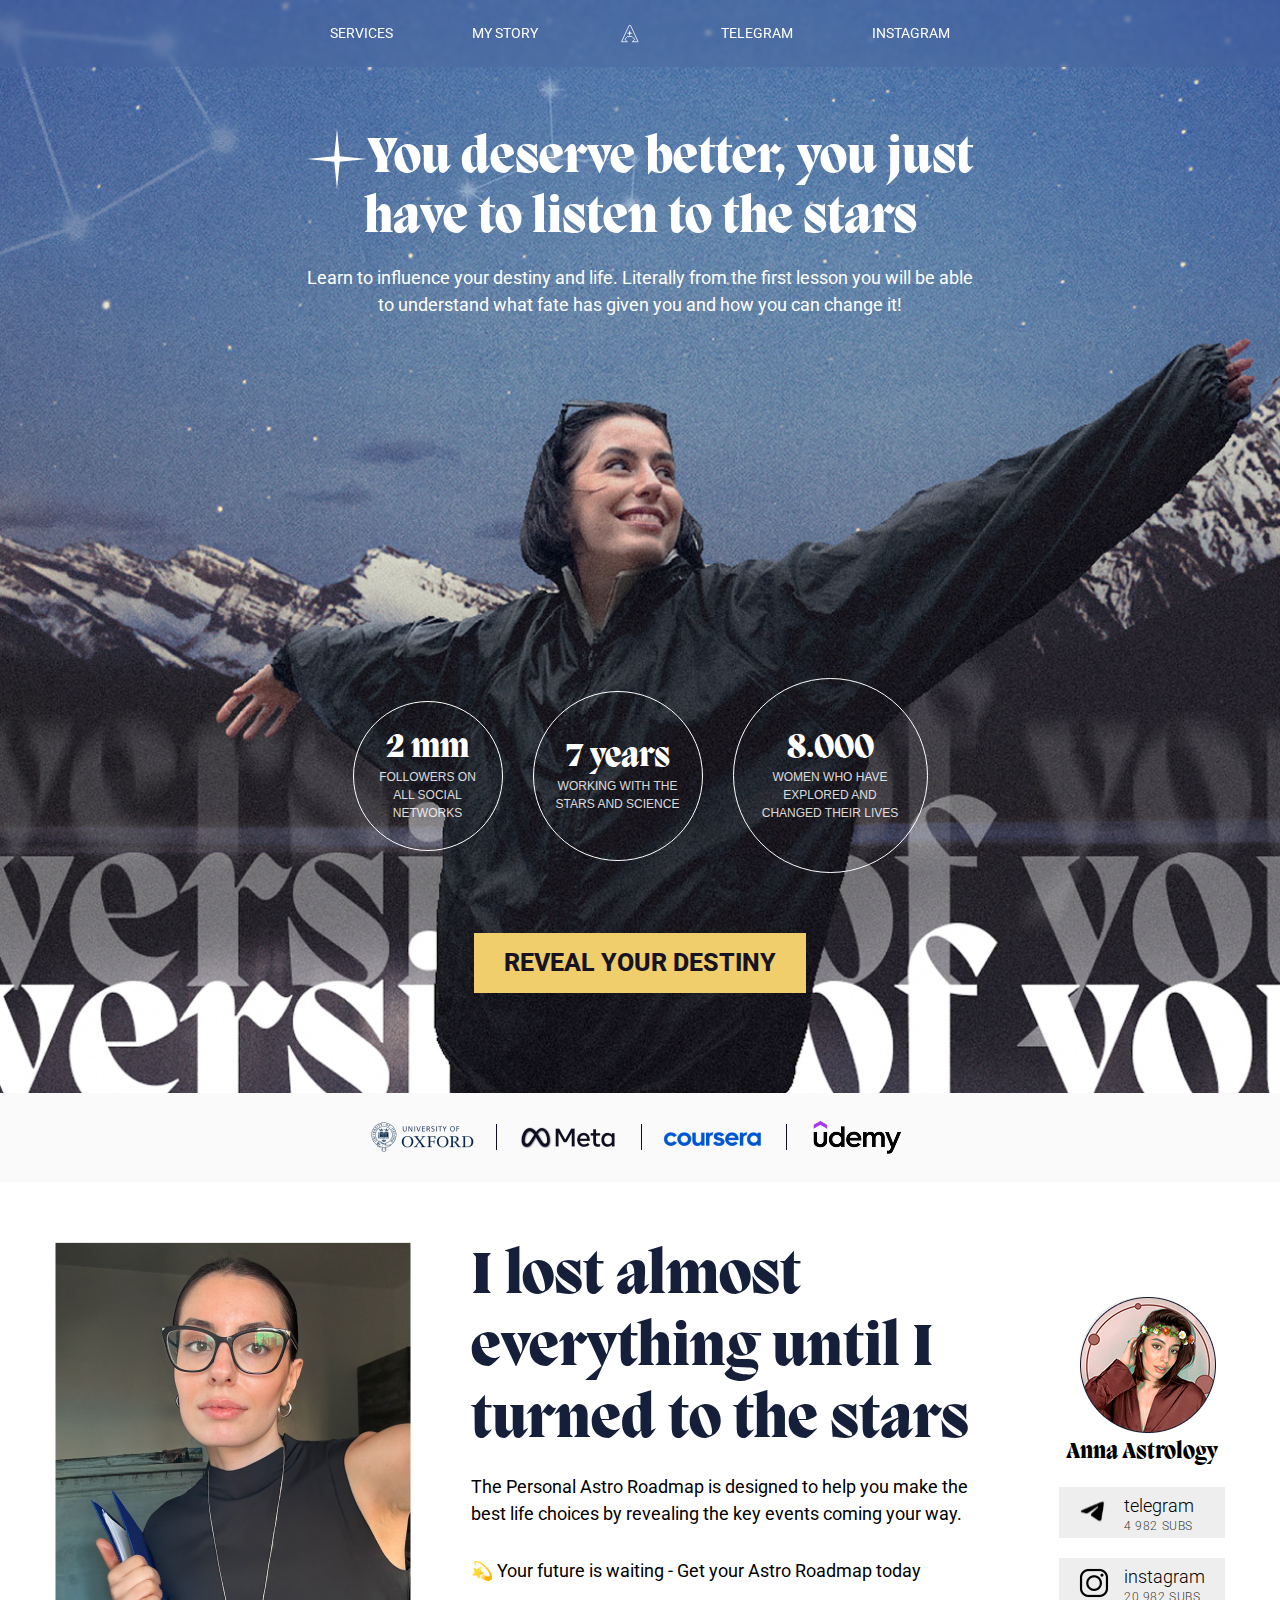
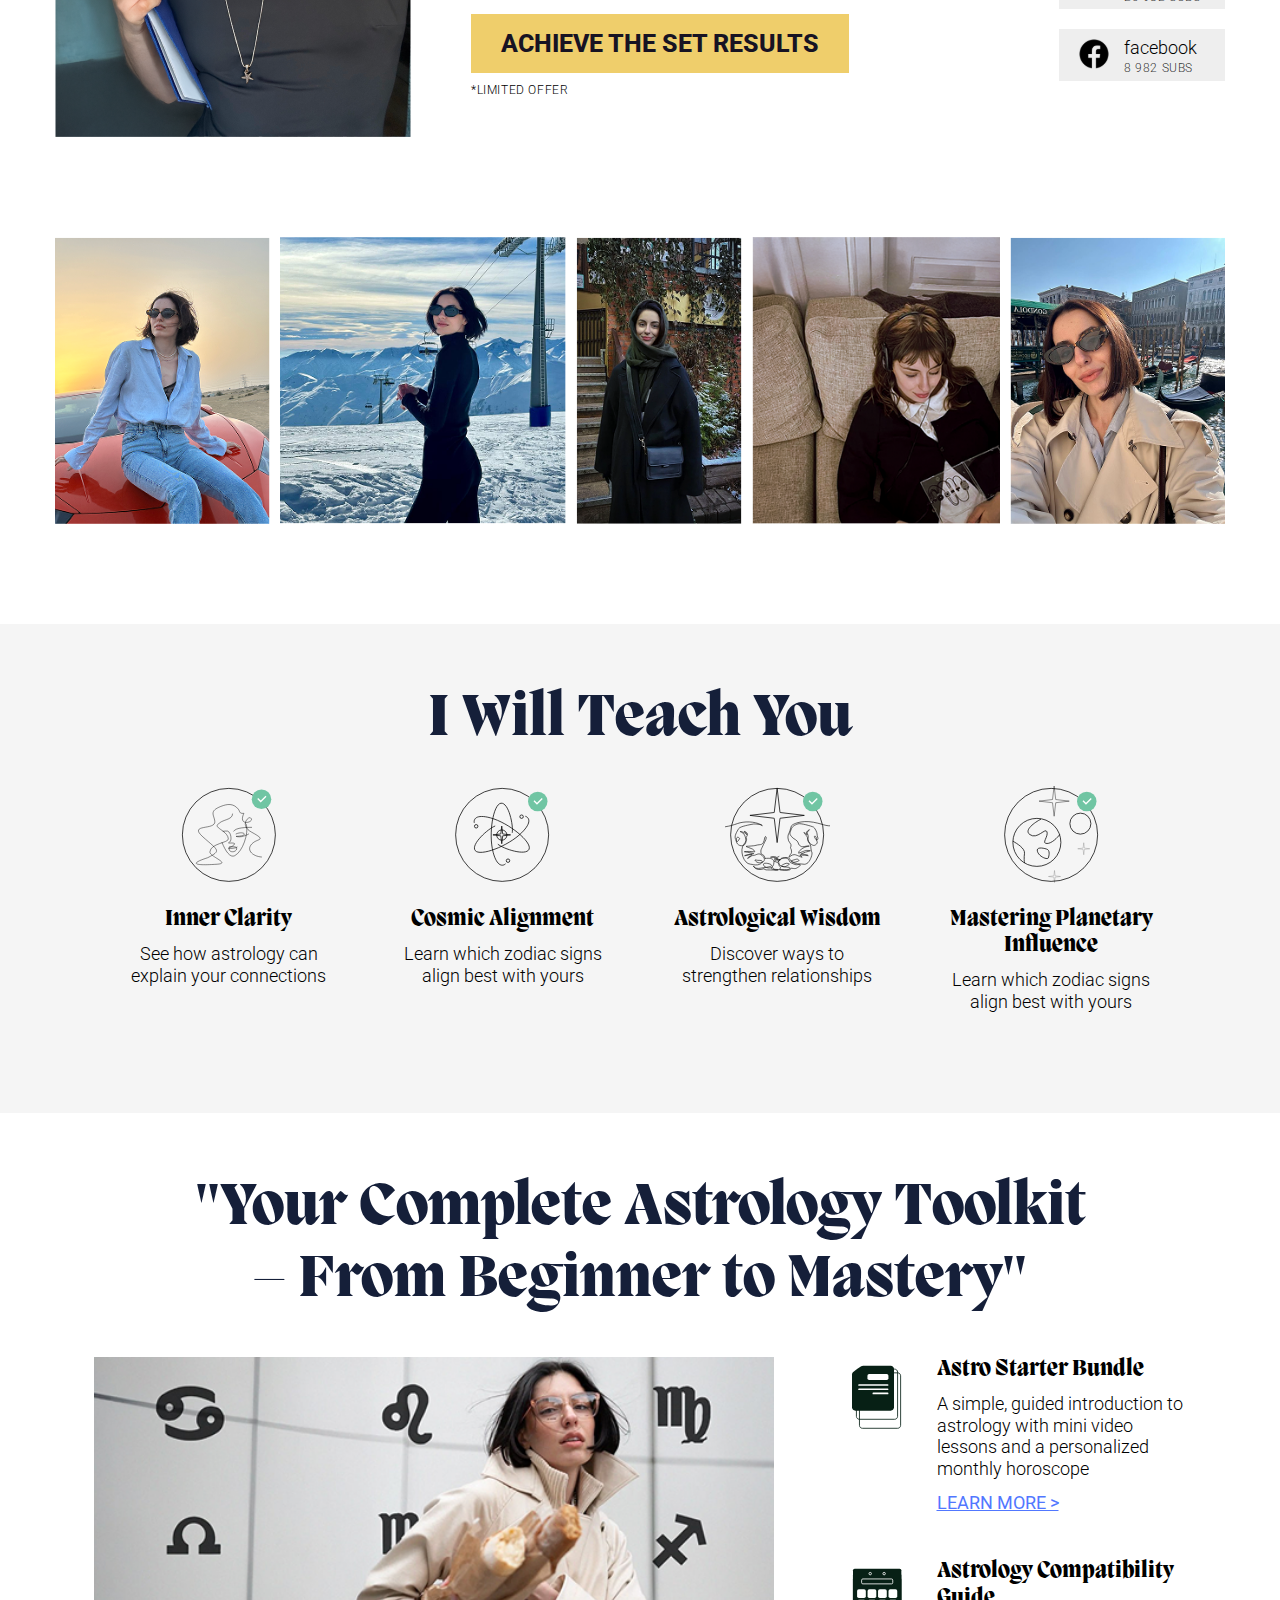
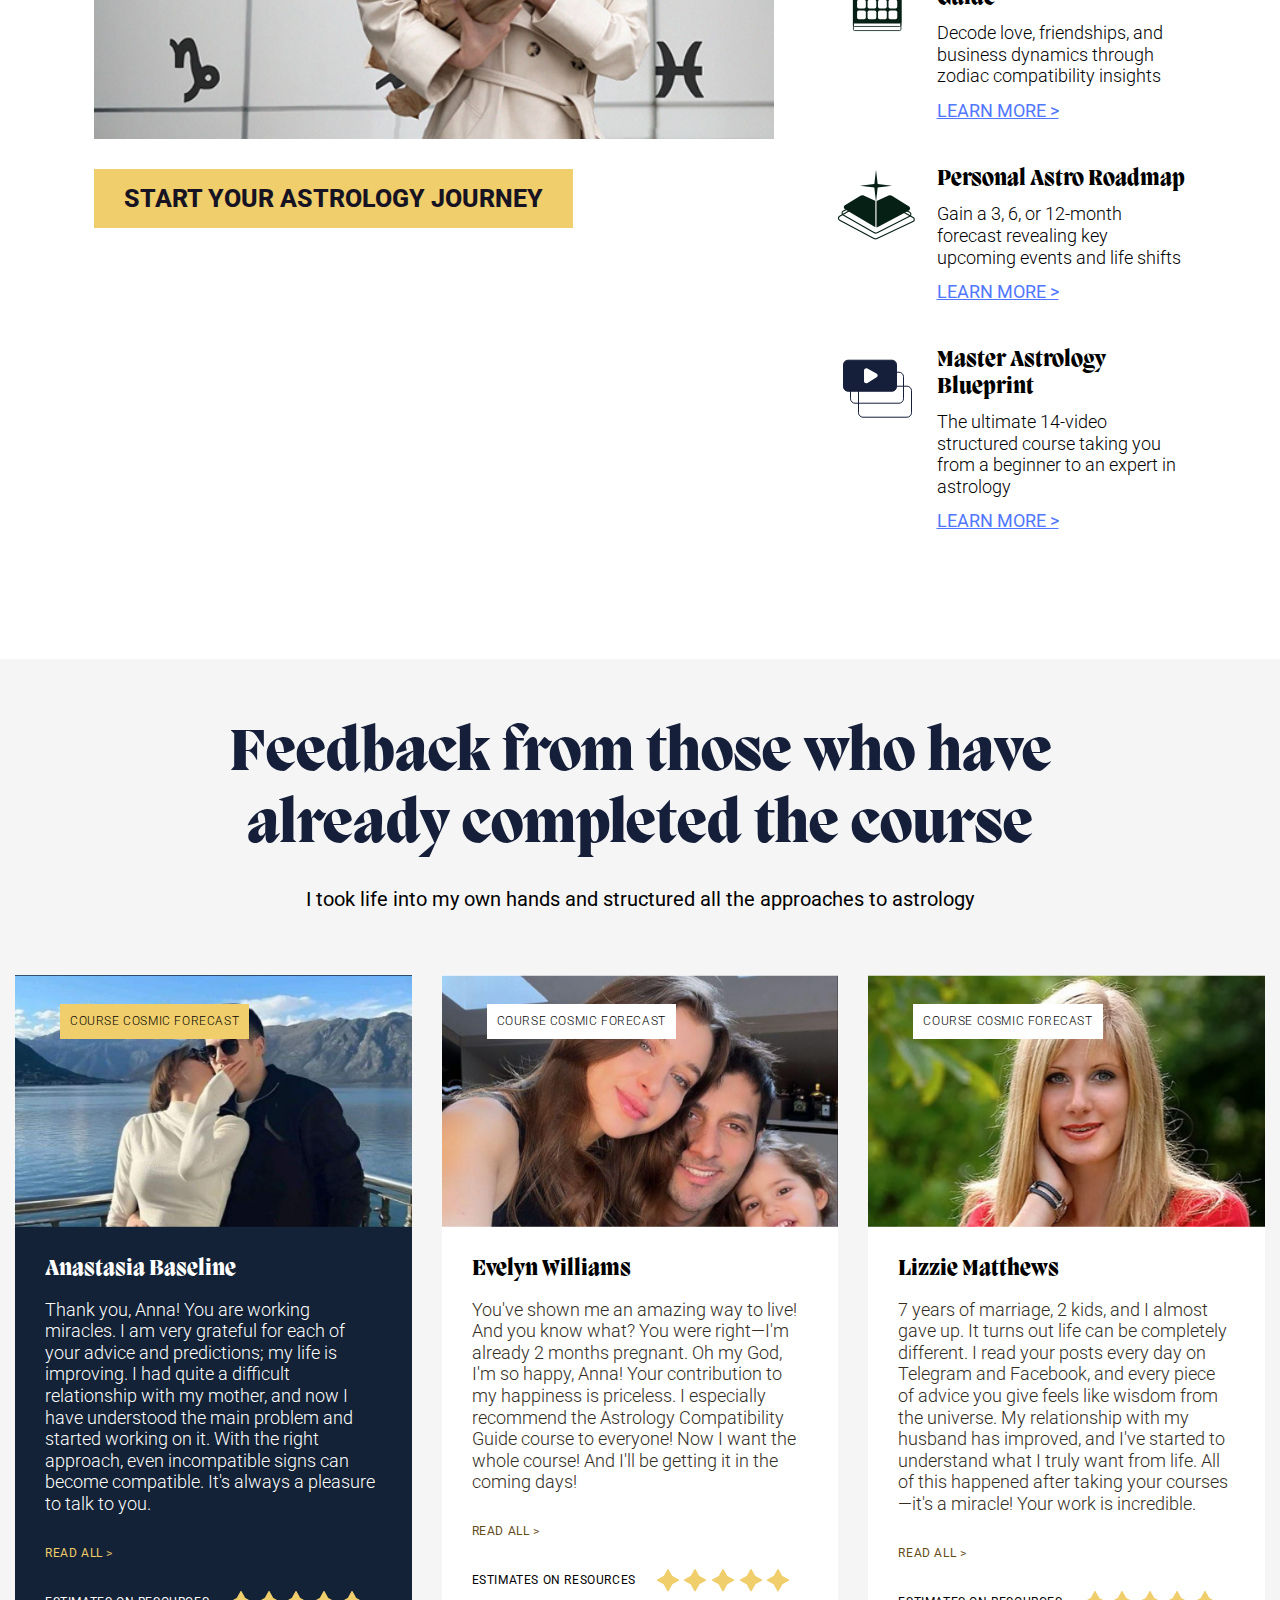
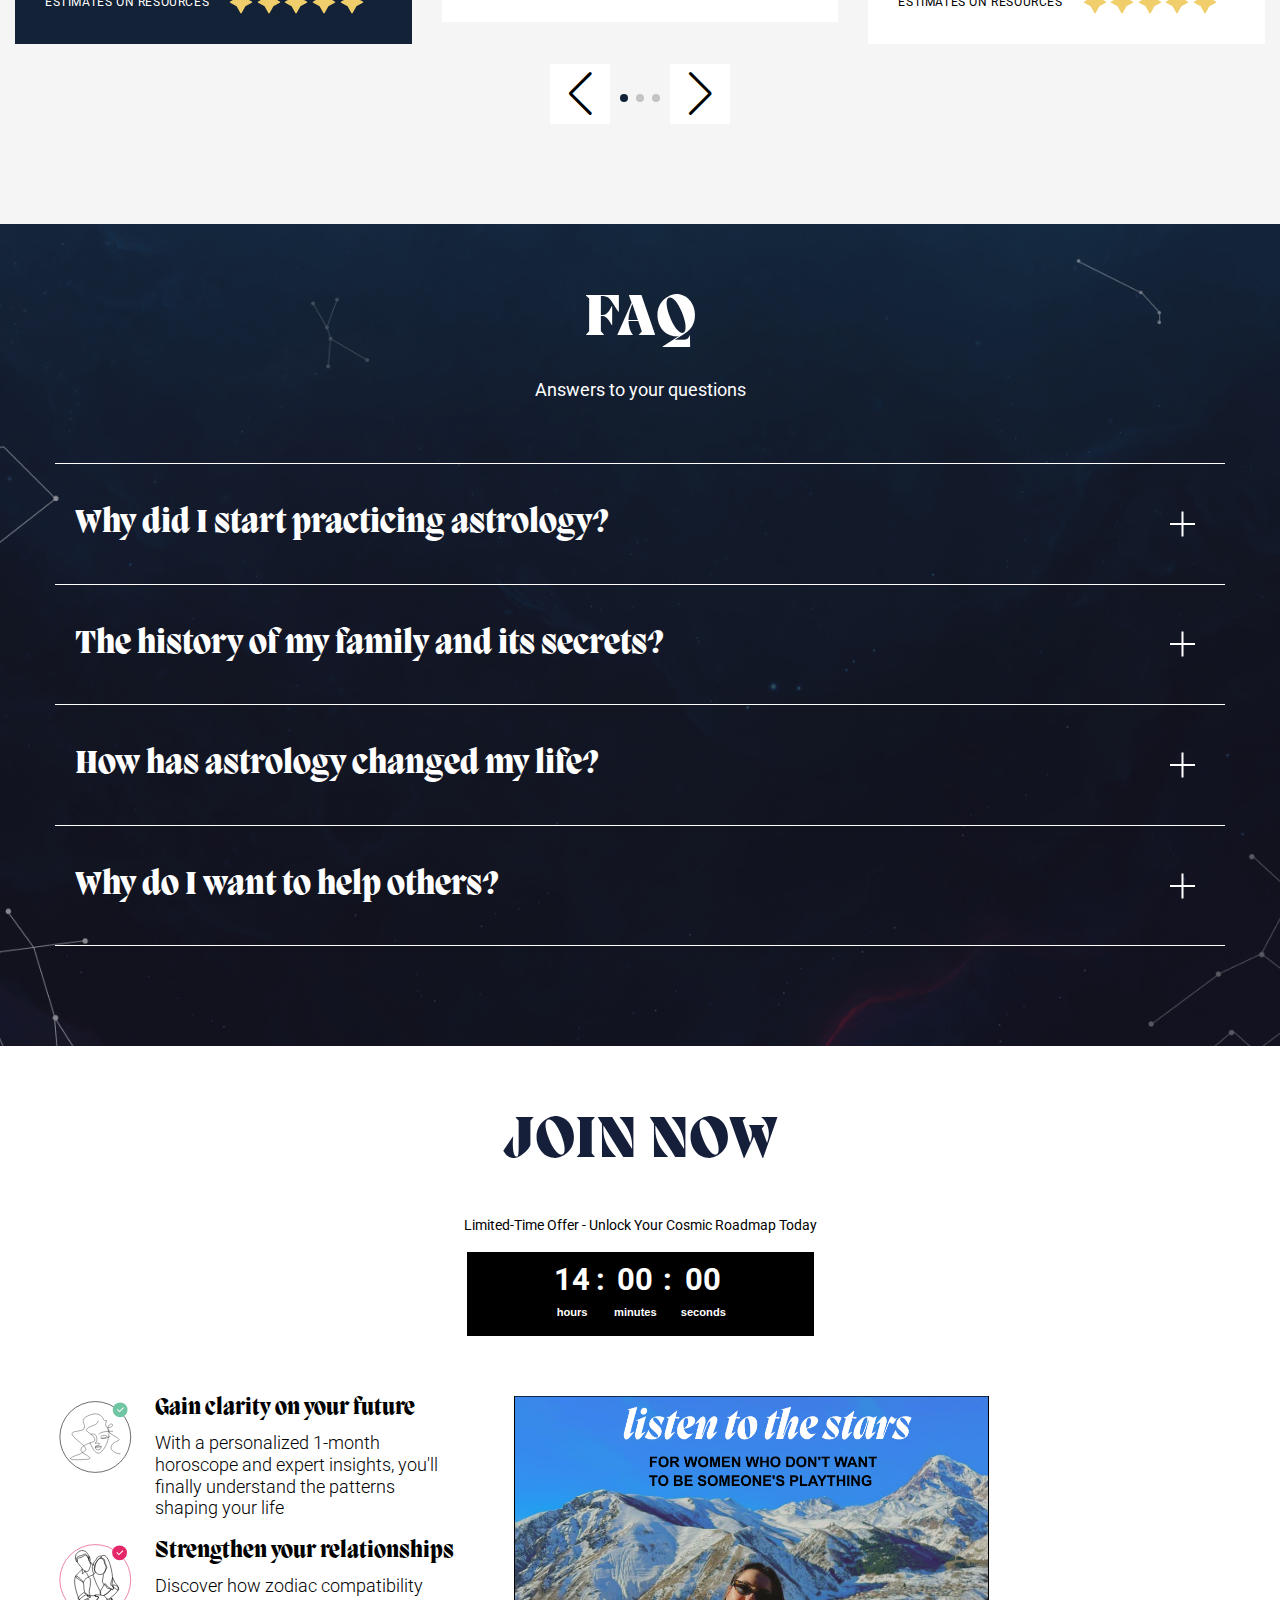
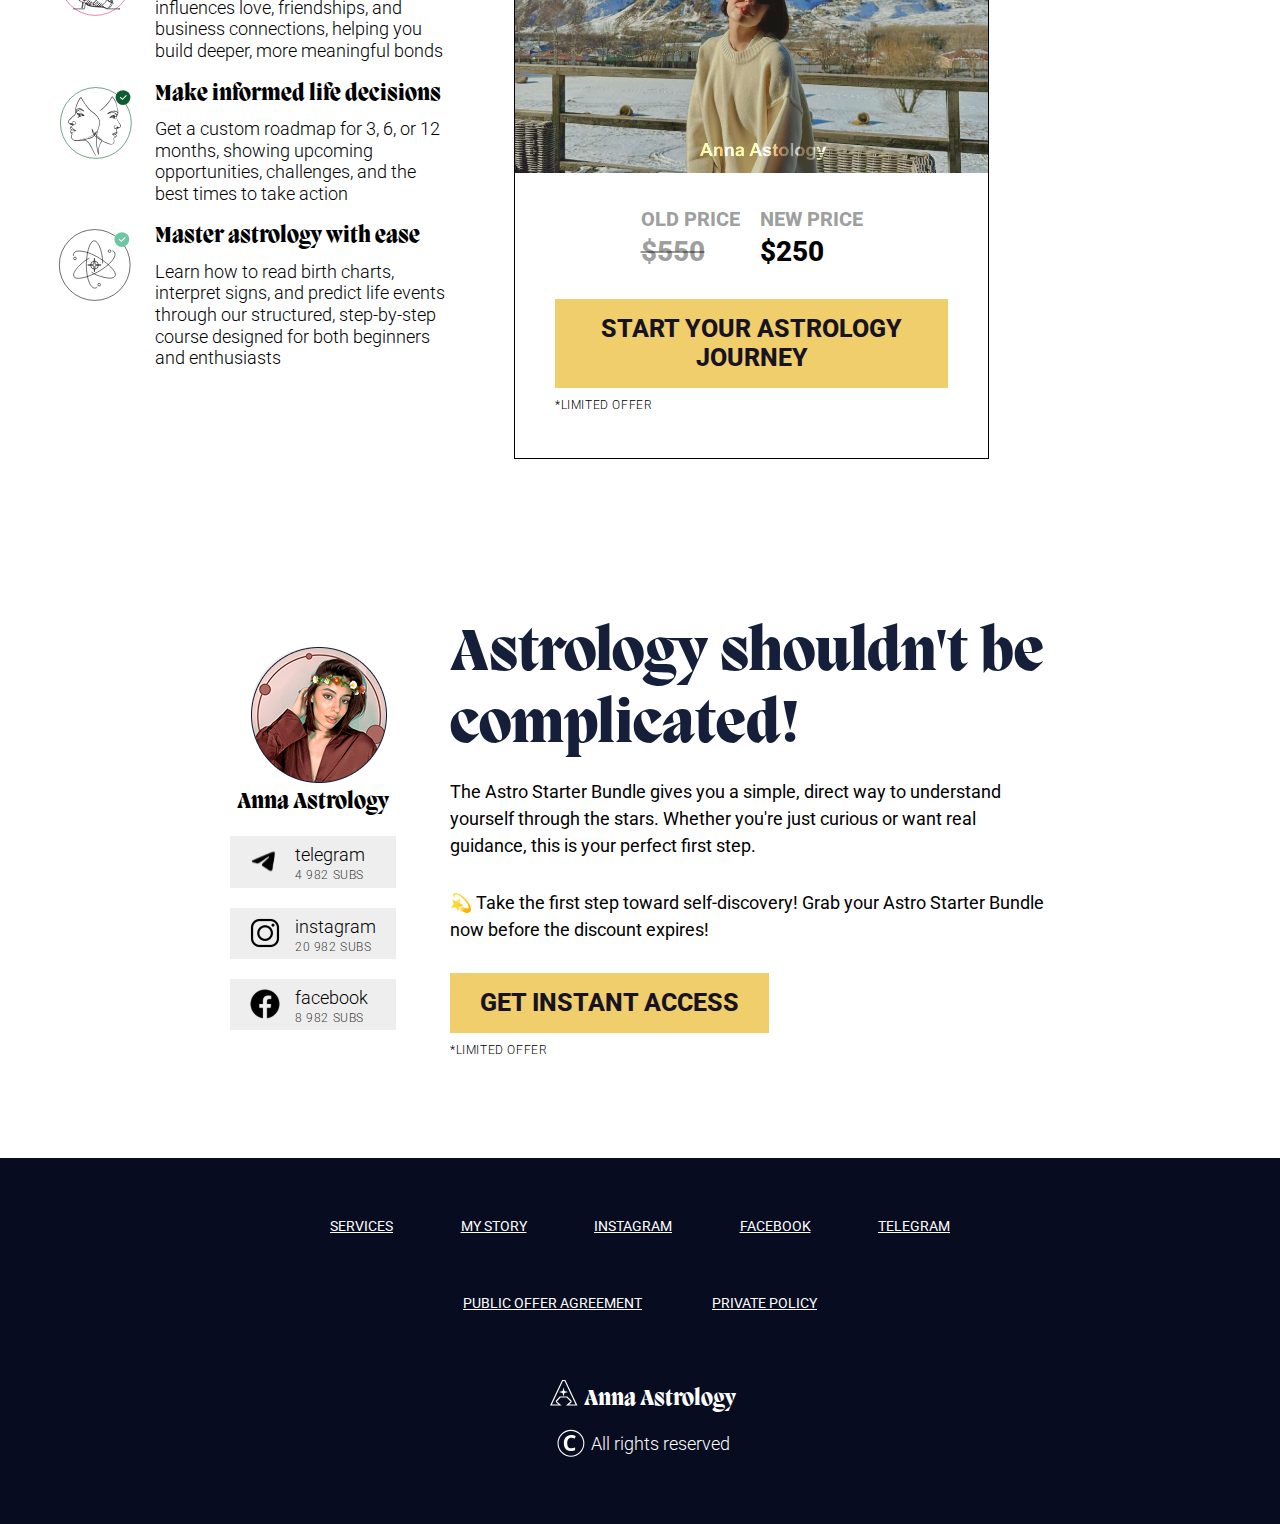
<file: index.html>
<!DOCTYPE html>
<html lang="en">

<head>
	<title>Home</title>
	<meta charset="UTF-8">
	<meta name="format-detection" content="telephone=no">
	<!-- <style>body{opacity: 0;}</style> -->
	<link rel="stylesheet" href="css/style.min.css?_v=20250219225549">
	<link rel="shortcut icon" href="favicon.ico">
	<!-- <meta name="robots" content="noindex, nofollow"> -->
	<meta name="viewport" content="width=device-width, initial-scale=1.0">
	<link rel="preconnect" href="https://fonts.googleapis.com">
	<link rel="preconnect" href="https://fonts.gstatic.com" crossorigin>
	<link
		href="https://fonts.googleapis.com/css2?family=Roboto:ital,wght@0,100..900;1,100..900&display=swap&_v=20250219225549"
		rel="stylesheet">
</head>

<body>
	<div class="wrapper home">
		<header class="header">
			<div class="header__container">
				<div class="header__body">
					<nav class="header__nav">
						<a href="./services.html" class="header__nav-link nav__link">services</a>
						<a href="./index.html" class="header__nav-link nav__link">my story</a>
						<div class="header__nav-logo">
							<img src="img/logo.svg" alt="">
						</div>
						<a href="https://t.me/anna_natalis" class="header__nav-link nav__link">telegram</a>
						<a href="https://www.instagram.com/annavonko" class="header__nav-link nav__link">instagram</a>
					</nav>
				</div>
			</div>
		</header>
		<main class="page">
			<section class="intro">
				<div class="intro__container">
					<div class="intro__body">
						<div class="intro__title"><img src="img/star.svg" alt="">You deserve better, you just have to
							listen to the stars</div>
						<div class="intro__suptitle section__suptitle">Learn to influence your destiny and life.
							Literally from the first lesson you will be able to understand what fate has
							given you and how you can change it!</div>
						<div class="intro__adv">
							<div class="intro__adv-item intro__adv-1">
								<div class="intro__adv-title">2 mm</div>
								<div class="intro__adv-text">followers on all social networks</div>
							</div>
							<div class="intro__adv-item intro__adv-2">
								<div class="intro__adv-title">7 years</div>
								<div class="intro__adv-text">working with the stars and science</div>
							</div>
							<div class="intro__adv-item intro__adv-3">
								<div class="intro__adv-title">8.000</div>
								<div class="intro__adv-text">Women who have explored and changed their lives</div>
							</div>
						</div>
						<a href="./services.html" class="intro__link button__style button__text">reveal your destiny</a>
					</div>
				</div>
				<img class="intro__bg" src="img/bg__hm.png" alt="">
				<img class="intro__bg intro__bg-mob" src="img/bg__hm__mob.png" alt="">
			</section>
			<section class="labels">
				<div class="labels__container">
					<div class="labels__body">
						<div class="labels__list">
							<div class="labels__list-item">
								<img src="img/oxford.png" alt="">
							</div>
							<div class="labels__list-item">
								<img src="img/meta.png" alt="">
							</div>
							<div class="labels__list-item">
								<img src="img/course.png" alt="">
							</div>
							<div class="labels__list-item">
								<img src="img/udemy.png" alt="">
							</div>
						</div>
					</div>
				</div>
			</section>
			<section class="lost">
				<div class="lost__container">
					<div class="lost__body">
						<div class="lost__top">
							<div class="lost__img">
								<img src="img/lost__prev.png" alt="">
							</div>
							<div class="outro__info">
								<div class="outro__info-title section__title">I lost almost everything until I turned to
									the
									stars</div>
								<div class="outro__info-descr section__suptitle">The Personal Astro Roadmap is designed
									to
									help you make the best life choices by revealing the key events coming your
									way.
									<span></span>
									💫 Your future is waiting - Get your Astro Roadmap today
								</div>
								<div class="outro__info-link-container">
									<a href="./services.html" class="outro__info-link button__style button__text">
										achieve the set results
									</a>
									<div class="outro__info-link-limit small__text">*LIMITED OFFER</div>
								</div>
							</div>
							<div class="outro__social">
								<div class="outro__social-photo">
									<img src="img/anna.png" alt="">
								</div>
								<div class="outro__social-title item__title">Anna Astrology</div>
								<div class="outro__social-list">
									<a href="https://t.me/anna_natalis" class="outro__social-list-item">
										<div class="outro__social-list-item-photo">
											<img src="img/tg.svg" alt="">
										</div>
										<div class="outro__social-list-item-info">
											<div class="outro__social-list-item-title">telegram</div>
											<div class="outro__social-list-item-descr">4 982 subs</div>
										</div>
									</a>
									<a href="https://www.instagram.com/annavonko" class="outro__social-list-item">
										<div class="outro__social-list-item-photo">
											<img src="img/inst.svg" alt="">
										</div>
										<div class="outro__social-list-item-info">
											<div class="outro__social-list-item-title">instagram</div>
											<div class="outro__social-list-item-descr">20 982 subs</div>
										</div>
									</a>
									<a href="#" class="outro__social-list-item">
										<div class="outro__social-list-item-photo">
											<img src="img/fb.svg" alt="">
										</div>
										<div class="outro__social-list-item-info">
											<div class="outro__social-list-item-title">facebook</div>
											<div class="outro__social-list-item-descr">8 982 subs</div>
										</div>
									</a>
								</div>
							</div>
						</div>
						<div class="lost__bottom">
							<div class="lost__bottom-row">
								<div class="lost__bottom-item">
									<img src="img/lost1.png" alt="">
								</div>
								<div class="lost__bottom-item">
									<img src="img/lost2.png" alt="">
								</div>
								<div class="lost__bottom-item">
									<img src="img/lost3.png" alt="">
								</div>
							</div>
							<div class="lost__bottom-row">
								<div class="lost__bottom-item">
									<img src="img/lost4.png" alt="">
								</div>
								<div class="lost__bottom-item">
									<img src="img/lost5.png" alt="">
								</div>
							</div>
						</div>
					</div>
				</div>
			</section>
			<section class="need">
				<div class="need__container">
					<div class="need__body">
						<div class="need__title section__title">I Will Teach You</div>
						<div class="need__list">
							<div class="need__list-item">
								<div class="need__list-item-photo">
									<img src="img/why1__hm.svg" alt="">
								</div>
								<div class="need__list-item-title item__title">Inner Clarity</div>
								<div class="need__list-item-text item__text">See how astrology can explain your
									connections</div>
							</div>
							<div class="need__list-item">
								<div class="need__list-item-photo">
									<img src="img/why2__hm.svg" alt="">
								</div>
								<div class="need__list-item-title item__title">Cosmic Alignment</div>
								<div class="need__list-item-text item__text">Learn which zodiac signs align best with
									yours</div>
							</div>
							<div class="need__list-item">
								<div class="need__list-item-photo">
									<img src="img/why3__hm.svg" alt="">
								</div>
								<div class="need__list-item-title item__title">Astrological Wisdom</div>
								<div class="need__list-item-text item__text">Discover ways to strengthen relationships
								</div>
							</div>
							<div class="need__list-item">
								<div class="need__list-item-photo">
									<img src="img/why4__hm.svg" alt="">
								</div>
								<div class="need__list-item-title item__title">Mastering Planetary Influence</div>
								<div class="need__list-item-text item__text">Learn which zodiac signs align best with
									yours</div>
							</div>
						</div>
					</div>
				</div>
			</section>
			<section class="include">
				<div class="include__container">
					<div class="include__body">
						<div class="include__title section__title">"Your Complete Astrology Toolkit – From Beginner to
							Mastery"</div>
						<div class="include__info">
							<div class="include__info-left">
								<div class="include__info-preview">
									<img src="img/what__prev.png" alt="">
								</div>
								<div class="include__info-buttons">
									<div class="include__info-buttons-new">
										<a href="./services.html"
											class="include__info-buttons-new-link button__style button__text">
											Start Your Astrology Journey
										</a>
									</div>
								</div>
							</div>
							<div class="include__info-right">
								<div class="include__info-list">
									<div class="include__info-item gap20">
										<div class="include__info-item-photo">
											<img src="img/what1__hm.svg" alt="">
										</div>
										<div class="include__info-item-text">
											<div class="include__info-item-text-title item__title">Astro Starter Bundle
											</div>
											<div class="include__info-item-text-descr item__text">
												A simple, guided introduction to astrology with mini video lessons and a
												personalized monthly horoscope
											</div>
											<a href="./main.html" class="include__info-item-link">learn more ></a>
										</div>
									</div>
									<div class="include__info-item gap20">
										<div class="include__info-item-photo">
											<img src="img/what2__hm.svg" alt="">
										</div>
										<div class="include__info-item-text">
											<div class="include__info-item-text-title item__title">Astrology
												Compatibility Guide
											</div>
											<div class="include__info-item-text-descr item__text">
												Decode love, friendships, and business dynamics through zodiac
												compatibility insights
											</div>
											<a href="./match.html" class="include__info-item-link">learn more ></a>
										</div>
									</div>
									<div class="include__info-item gap20">
										<div class="include__info-item-photo">
											<img src="img/what3__hm.svg" alt="">
										</div>
										<div class="include__info-item-text">
											<div class="include__info-item-text-title item__title">Personal Astro
												Roadmap
											</div>
											<div class="include__info-item-text-descr item__text">
												Gain a 3, 6, or 12-month forecast revealing key upcoming events and life
												shifts
											</div>
											<a href="./forecast.html" class="include__info-item-link">learn more ></a>
										</div>
									</div>
									<div class="include__info-item gap20">
										<div class="include__info-item-photo">
											<img src="img/what4__hm.svg" alt="">
										</div>
										<div class="include__info-item-text">
											<div class="include__info-item-text-title item__title">Master Astrology
												Blueprint
											</div>
											<div class="include__info-item-text-descr item__text">
												The ultimate 14-video structured course taking you from a beginner to an
												expert in astrology
											</div>
											<a href="./services.html" class="include__info-item-link">learn more ></a>
										</div>
									</div>
								</div>
							</div>
						</div>
					</div>
				</div>
			</section>
			<section class="feedback">
				<div class="feedback__container">
					<div class="feedback__body">
						<div class="feedback__title section__title">Feedback from those who have already completed the
							course</div>
						<div class="feedback__suptitle section__suptitle">I took life into my own hands and structured
							all the approaches to astrology</div>
						<!-- Оболочка слайдера -->
						<div class="feedback__slider swiper">
							<!-- Двигающееся часть слайдера -->
							<div class="feedback__wrapper swiper-wrapper">
								<!-- Слайд -->
								<div class="feedback__slide swiper-slide">
									<div class="feedback__slide-photo">
										<div class="feedback__slide-prod">course cosmic forecast</div>
										<img src="img/rev2.png" alt="">
									</div>
									<div class="feedback__slide-descr">
										<div class="feedback__slide-title item__title">Anastasia Baseline</div>
										<div class="feedback__slide-text item__text">Thank you, Anna! You are working
											miracles.
											I am very grateful for each of your advice and predictions; my life is
											improving. I had quite a difficult relationship
											with my mother, and now I have understood the main problem and started
											working on it. With the right approach, even
											incompatible signs can become compatible.
											It's always a pleasure to talk to you.</div>
										<a href="#" class="feedback__slide-link">read all ></a>
										<div class="feedback__slide-rating">
											Estimates on resources
											<div class="feedback__slide-list">
												<img src="img/rating.svg" alt="">
												<img src="img/rating.svg" alt="">
												<img src="img/rating.svg" alt="">
												<img src="img/rating.svg" alt="">
												<img src="img/rating.svg" alt="">
											</div>
										</div>
									</div>
								</div>
								<div class="feedback__slide swiper-slide">
									<div class="feedback__slide-photo">
										<div class="feedback__slide-prod">course cosmic forecast</div>
										<img src="img/rev3.png" alt="">
									</div>
									<div class="feedback__slide-descr">
										<div class="feedback__slide-title item__title">Evelyn Williams</div>
										<div class="feedback__slide-text item__text">You've shown me an amazing way to
											live! And you know what? You were right—I'm already 2 months pregnant.
											Oh my God, I'm so happy, Anna! Your contribution to my happiness is
											priceless. I especially recommend the Astrology
											Compatibility Guide course to everyone!
											Now I want the whole course! And I'll be getting it in the coming days!
										</div>
										<a href="#" class="feedback__slide-link">read all ></a>
										<div class="feedback__slide-rating">
											Estimates on resources
											<div class="feedback__slide-list">
												<img src="img/rating.svg" alt="">
												<img src="img/rating.svg" alt="">
												<img src="img/rating.svg" alt="">
												<img src="img/rating.svg" alt="">
												<img src="img/rating.svg" alt="">
											</div>
										</div>
									</div>
								</div>
								<div class="feedback__slide swiper-slide">
									<div class="feedback__slide-photo">
										<div class="feedback__slide-prod">course cosmic forecast</div>
										<img src="img/rev.png" alt="">
									</div>
									<div class="feedback__slide-descr">
										<div class="feedback__slide-title item__title">Lizzie Matthews</div>
										<div class="feedback__slide-text item__text">7 years of marriage, 2 kids, and I
											almost gave up.
											It turns out life can be completely different. I read your posts every day
											on Telegram and Facebook, and every piece of
											advice you give feels like wisdom from the universe.
											My relationship with my husband has improved, and I've started to understand
											what I truly want from life. All of this
											happened after taking your courses—it's a miracle! Your work is incredible.
										</div>
										<a href="#" class="feedback__slide-link">read all ></a>
										<div class="feedback__slide-rating">
											Estimates on resources
											<div class="feedback__slide-list">
												<img src="img/rating.svg" alt="">
												<img src="img/rating.svg" alt="">
												<img src="img/rating.svg" alt="">
												<img src="img/rating.svg" alt="">
												<img src="img/rating.svg" alt="">
											</div>
										</div>
									</div>
								</div>
								<div class="feedback__slide swiper-slide">
									<div class="feedback__slide-photo">
										<div class="feedback__slide-prod">course cosmic forecast</div>
										<img src="img/rev2.png" alt="">
									</div>
									<div class="feedback__slide-descr">
										<div class="feedback__slide-title item__title">Anastasia Baseline</div>
										<div class="feedback__slide-text item__text">Anna's astrology course exceeded
											all my
											expectations. She explained everything so clearly, making even complex
											topics
											easy to grasp. I gained a deeper understanding of myself, my relationships,
											and
											the opportunities ahead. The practical
											tools and insights she shared have already helped me make positive changes
											in my
											life Highly recommend this course to
											anyone seeking clarity and growth!</div>
										<a href="#" class="feedback__slide-link">read all ></a>
										<div class="feedback__slide-rating">
											Estimates on resources
											<div class="feedback__slide-list">
												<img src="img/rating.svg" alt="">
												<img src="img/rating.svg" alt="">
												<img src="img/rating.svg" alt="">
												<img src="img/rating.svg" alt="">
												<img src="img/rating.svg" alt="">
											</div>
										</div>
									</div>
								</div>
								<div class="feedback__slide swiper-slide">
									<div class="feedback__slide-photo">
										<div class="feedback__slide-prod">course cosmic forecast</div>
										<img src="img/rev3.png" alt="">
									</div>
									<div class="feedback__slide-descr">
										<div class="feedback__slide-title item__title">Anastasia Baseline</div>
										<div class="feedback__slide-text item__text">Anna's astrology course exceeded
											all my
											expectations. She explained everything so clearly, making even complex
											topics
											easy to grasp. I gained a deeper understanding of myself, my relationships,
											and
											the opportunities ahead. The practical
											tools and insights she shared have already helped me make positive changes
											in my
											life Highly recommend this course to
											anyone seeking clarity and growth!</div>
										<a href="#" class="feedback__slide-link">read all ></a>
										<div class="feedback__slide-rating">
											Estimates on resources
											<div class="feedback__slide-list">
												<img src="img/rating.svg" alt="">
												<img src="img/rating.svg" alt="">
												<img src="img/rating.svg" alt="">
												<img src="img/rating.svg" alt="">
												<img src="img/rating.svg" alt="">
											</div>
										</div>
									</div>
								</div>

							</div>
							<!-- Если нужна пагинация -->
							<div class="swiper__nav">
								<button type="button" class="swiper-button-prev"></button>
								<div class="swiper-pagination"></div>
								<button type="button" class="swiper-button-next"></button>
							</div>
						</div>
					</div>
				</div>
			</section>
			<section class="faq">
				<div class="faq__container">
					<div class="faq__body">
						<div class="faq__title section__title">FAQ</div>
						<div class="faq__suptitle section__suptitle">Answers to your questions</div>
						<div data-spollers class="faq__spollers spollers">
							<div class="faq__spollers-item spollers__item">
								<button type="button" data-spoller class="faq__spollers-title spollers__title">Why did I
									start practicing
									astrology?</button>
								<div class="faq__spollers-body spollers__descr">At the age of 21, my life seemed ruined:
									difficult
									relationships, failure at school, financial difficulties. Then I
									found an ancient book by my great-great-grandmother Lucretia, an astrologer at the
									princely court. After opening it
									skeptically, I began to study my natal chart and suddenly saw that everything that
									was happening in my life had already
									been preordained by the stars. This moment became the starting point for a new life.
								</div>
							</div>
							<div class="faq__spollers-item spollers__item">
								<button type="button" data-spoller class="faq__spollers-title spollers__title">The
									history of my family and
									its secrets?</button>
								<div class="faq__spollers-body spollers__descr">At the age of 21, my life seemed ruined:
									difficult
									relationships, failure at school, financial difficulties. Then I
									found an ancient book by my great-great-grandmother Lucretia, an astrologer at the
									princely court. After opening it
									skeptically, I began to study my natal chart and suddenly saw that everything that
									was happening in my life had already
									been preordained by the stars. This moment became the starting point for a new life.
								</div>
							</div>
							<div class="faq__spollers-item spollers__item">
								<button type="button" data-spoller class="faq__spollers-title spollers__title">How has
									astrology changed my
									life?</button>
								<div class="faq__spollers-body spollers__descr">At the age of 21, my life seemed ruined:
									difficult
									relationships, failure at school, financial difficulties. Then I
									found an ancient book by my great-great-grandmother Lucretia, an astrologer at the
									princely court. After opening it
									skeptically, I began to study my natal chart and suddenly saw that everything that
									was happening in my life had already
									been preordained by the stars. This moment became the starting point for a new life.
								</div>
							</div>
							<div class="faq__spollers-item spollers__item">
								<button type="button" data-spoller class="faq__spollers-title spollers__title">Why do I
									want to help
									others?</button>
								<div class="faq__spollers-body spollers__descr">At the age of 21, my life seemed ruined:
									difficult
									relationships, failure at school, financial difficulties. Then I
									found an ancient book by my great-great-grandmother Lucretia, an astrologer at the
									princely court. After opening it
									skeptically, I began to study my natal chart and suddenly saw that everything that
									was happening in my life had already
									been preordained by the stars. This moment became the starting point for a new life.
								</div>
							</div>
						</div>
					</div>
				</div>
				<img src="img/faq.png" alt="">
			</section>
			<section class="join">
				<div class="join__container">
					<div class="join__body">
						<div class="join__title section__title">JOIN NOW</div>
						<div class="join__suptitle">Limited-Time Offer - Unlock Your Cosmic Roadmap Today</div>
						<div class="include__info-timer-container join__timer">
							<div data-timer="hours" class="include__info-timer-left include__info-timer-hours">
								13
								<span>hours</span>
							</div>
							<div data-timer="minutes" class="include__info-timer-left include__info-timer-minutes">
								09
								<span>minutes</span>
							</div>
							<div data-timer="seconds" class="include__info-timer-left include__info-timer-seconds">
								51
								<span>seconds</span>
							</div>
						</div>
						<div class="join__adv">
							<div class="join__adv-list">
								<div class="join__adv-item">
									<div class="join__adv-item-photo">
										<img src="img/join1__hm.svg" alt="">
									</div>
									<div class="join__adv-item-descr">
										<div class="join__adv-item-title item__title">Gain clarity on your future</div>
										<div class="join__adv-item-text item__text">With a personalized 1-month
											horoscope and expert insights, you'll finally understand the patterns
											shaping your life</div>
									</div>
								</div>
								<div class="join__adv-item">
									<div class="join__adv-item-photo">
										<img src="img/join2__hm.svg" alt="">
									</div>
									<div class="join__adv-item-descr">
										<div class="join__adv-item-title item__title">Strengthen your relationships
										</div>
										<div class="join__adv-item-text item__text">Discover how zodiac compatibility
											influences love, friendships, and business connections, helping you build
											deeper, more
											meaningful bonds</div>
									</div>
								</div>
								<div class="join__adv-item">
									<div class="join__adv-item-photo">
										<img src="img/join3__hm.svg" alt="">
									</div>
									<div class="join__adv-item-descr">
										<div class="join__adv-item-title item__title">Make informed life decisions</div>
										<div class="join__adv-item-text item__text">Get a custom roadmap for 3, 6, or 12
											months, showing upcoming opportunities, challenges, and the best times to
											take
											action</div>
									</div>
								</div>
								<div class="join__adv-item">
									<div class="join__adv-item-photo">
										<img src="img/join4__hm.svg" alt="">
									</div>
									<div class="join__adv-item-descr">
										<div class="join__adv-item-title item__title">Master astrology with ease</div>
										<div class="join__adv-item-text item__text">Learn how to read birth charts,
											interpret signs, and predict life events through our structured,
											step-by-step course
											designed for both beginners and enthusiasts</div>
									</div>
								</div>
							</div>
							<div class="join__adv-price">
								<div class="join__adv-price-photo">
									<img src="img/join__prev.png" alt="">
								</div>
								<div class="join__adv-descr">
									<div class="join__adv-price-container">
										<div class="join__adv-price-old join__adv-price-current">
											<span>old price</span>
											<div class="join__adv-price-money">$550</div>
										</div>
										<div class="join__adv-price-new join__adv-price-current">
											<span>new price</span>
											$250
										</div>
									</div>
									<a href="./services.html" class="join__adv-link button__style button__text">Start
										Your Astrology
										Journey</a>
									<div class="include__info-buttons-new-limit small__text">*LIMITED OFFER</div>
								</div>
							</div>
						</div>
					</div>
				</div>
			</section>
			<section class="outro">
				<div class="outro__container">
					<div class="outro__body">
						<div class="outro__social">
							<div class="outro__social-photo">
								<img src="img/anna.png" alt="">
							</div>
							<div class="outro__social-title item__title">Anna Astrology</div>
							<div class="outro__social-list">
								<a href="https://t.me/anna_natalis" class="outro__social-list-item">
									<div class="outro__social-list-item-photo">
										<img src="img/tg.svg" alt="">
									</div>
									<div class="outro__social-list-item-info">
										<div class="outro__social-list-item-title">telegram</div>
										<div class="outro__social-list-item-descr">4 982 subs</div>
									</div>
								</a>
								<a href="https://www.instagram.com/annavonko" class="outro__social-list-item">
									<div class="outro__social-list-item-photo">
										<img src="img/inst.svg" alt="">
									</div>
									<div class="outro__social-list-item-info">
										<div class="outro__social-list-item-title">instagram</div>
										<div class="outro__social-list-item-descr">20 982 subs</div>
									</div>
								</a>
								<a href="#" class="outro__social-list-item">
									<div class="outro__social-list-item-photo">
										<img src="img/fb.svg" alt="">
									</div>
									<div class="outro__social-list-item-info">
										<div class="outro__social-list-item-title">facebook</div>
										<div class="outro__social-list-item-descr">8 982 subs</div>
									</div>
								</a>
							</div>
						</div>
						<div class="outro__info">
							<div class="outro__info-title section__title">Astrology shouldn't be complicated!</div>
							<div class="outro__info-descr section__suptitle">The Astro Starter Bundle gives you a
								simple, direct way to
								understand yourself through the stars. Whether you're just
								curious or want real guidance, this is your perfect first step.
								<span></span>
								💫 Take the first step toward self-discovery! Grab your Astro Starter Bundle now before
								the discount expires!
							</div>
							<div class="outro__info-link-container">
								<a href="./services.html" class="outro__info-link button__style button__text">
									get instant access
								</a>
								<div class="outro__info-link-limit small__text">*LIMITED OFFER</div>
							</div>
						</div>
					</div>
				</div>
			</section>
			<div class="contact__menu">
				<div class="contact__menu-list">
					<div class="contact__menu-item contact__menu-item-tg">
						<div class="contact__menu-item-img">
							<img src="img/tg__menu.svg" alt="">
						</div>
						<div class="contact__menu-item-text">telegram</div>
					</div>
					<div class="contact__menu-item contact__menu-item-inst">
						<div class="contact__menu-item-img">
							<img src="img/inst__menu.svg" alt="">
						</div>
						<div class="contact__menu-item-text">instagram</div>
					</div>
					<div class="contact__menu-item contact__menu-item-fb">
						<div class="contact__menu-item-img">
							<img src="img/fb__menu.svg" alt="">
						</div>
						<div class="contact__menu-item-text">facebook</div>
					</div>
				</div>
				<div class="contact__menu-button"> <span>contact me</span> <img src="img/msg.svg" alt=""></div>
			</div>
		</main>
		<footer class="footer">
			<div class="footer__container">
				<div class="footer__body">
					<nav class="footer__nav">
						<div class="footer__nav-row">
							<a href="./services.html" class="footer__nav-link nav__link">services</a>
							<a href="./index.html" class="footer__nav-link nav__link">my story</a>
							<a href="https://www.instagram.com/annavonko"
								class="footer__nav-link nav__link">instagram</a>
							<a href="#" class="footer__nav-link nav__link">facebook</a>
							<a href="https://t.me/anna_natalis" class="footer__nav-link nav__link">telegram</a>
						</div>
						<div class="footer__nav-row footer__nav-policy">
							<a href="#" class="footer__nav-link nav__link">PUBLIC OFFER AGREEMENT</a>
							<a href="#" class="footer__nav-link nav__link">PRIVATE POLICY</a>
						</div>
					</nav>
					<div class="footer__copy">
						<div class="footer__copy-logo item__title"> <img src="img/logo.svg" alt="">Anna Astrology</div>
						<div class="footer__copy-copy item__text"><img src="img/copy.svg" alt="">All rights reserved
						</div>
					</div>
				</div>
			</div>
		</footer>
	</div>
	<!-- <div id="popup" aria-hidden="true" class="popup">
	<div class="popup__wrapper">
		<div class="popup__content">
			<button data-close type="button" class="popup__close">Закрыть</button>
			<div class="popup__text">
				Text
			</div>
		</div>
	</div>
</div> -->
	<script src="js/app.min.js?_v=20250219225549"></script>
</body>

</html>
</file>
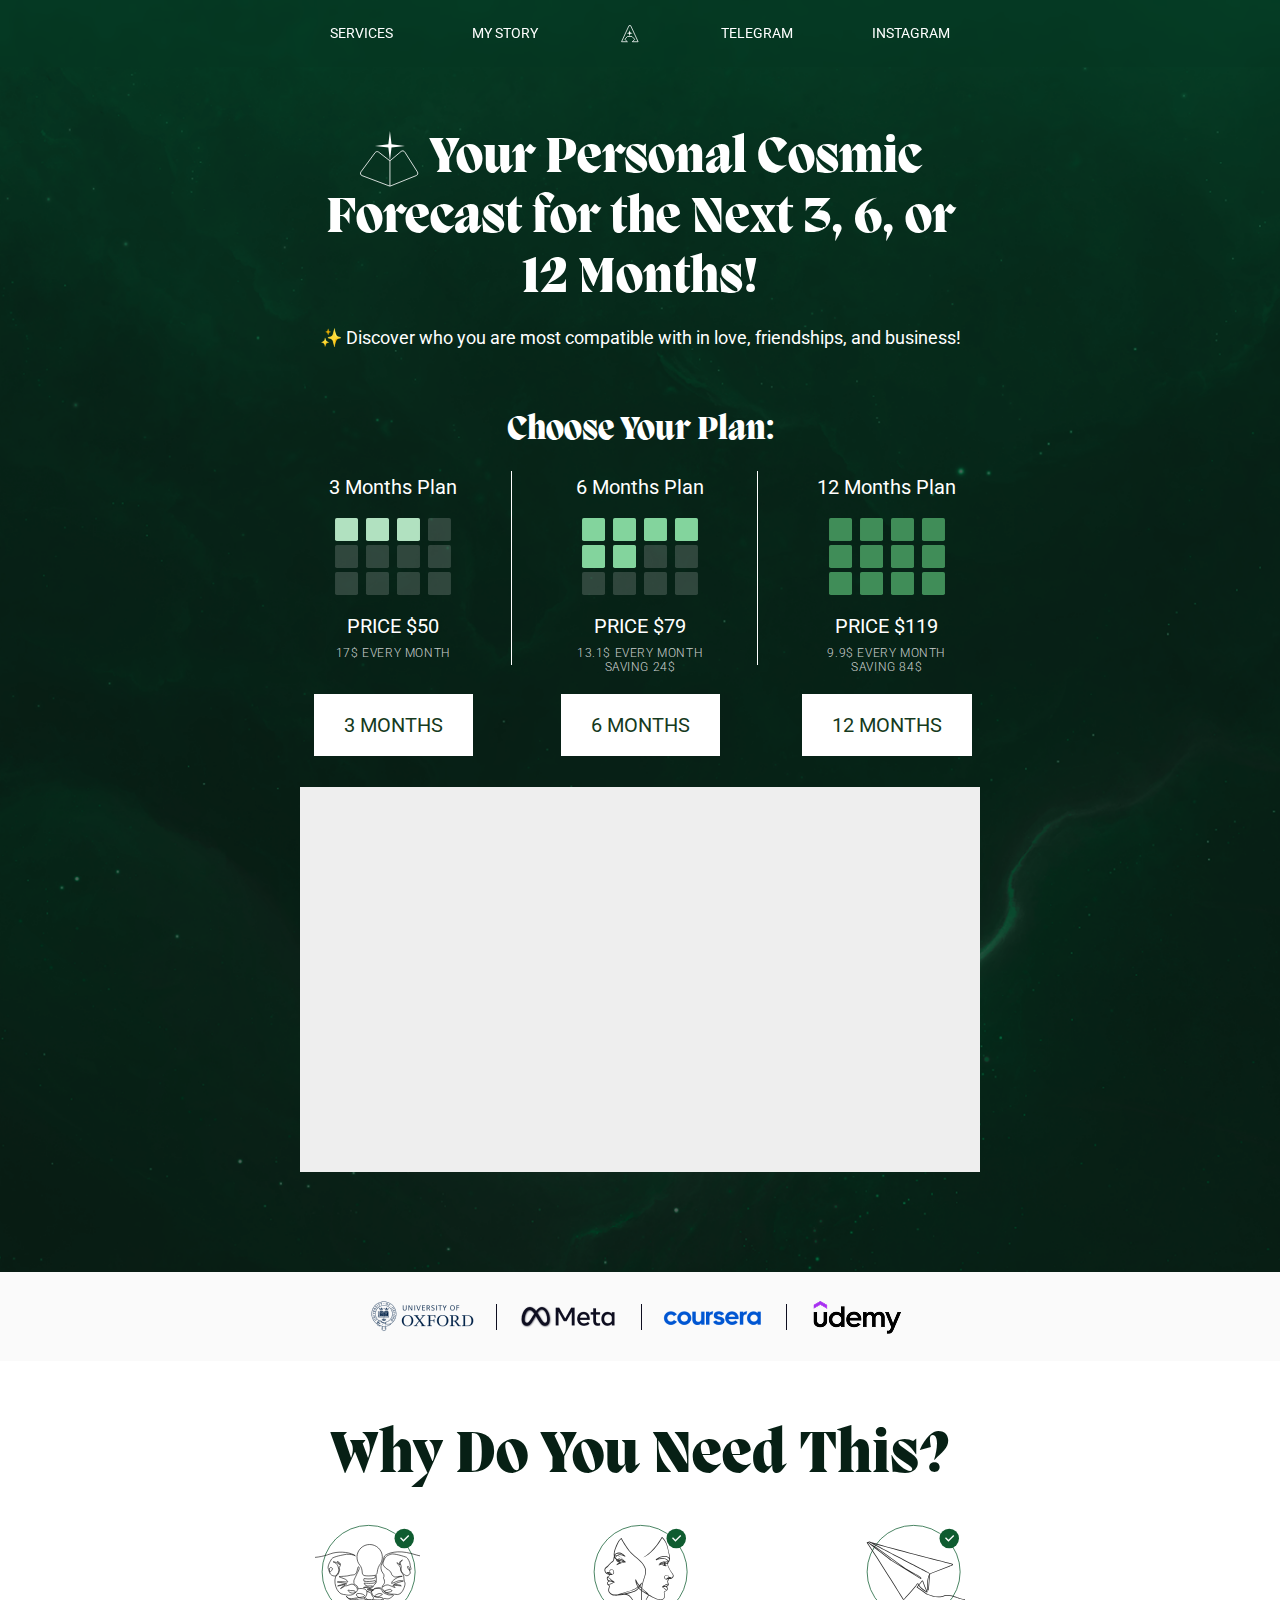
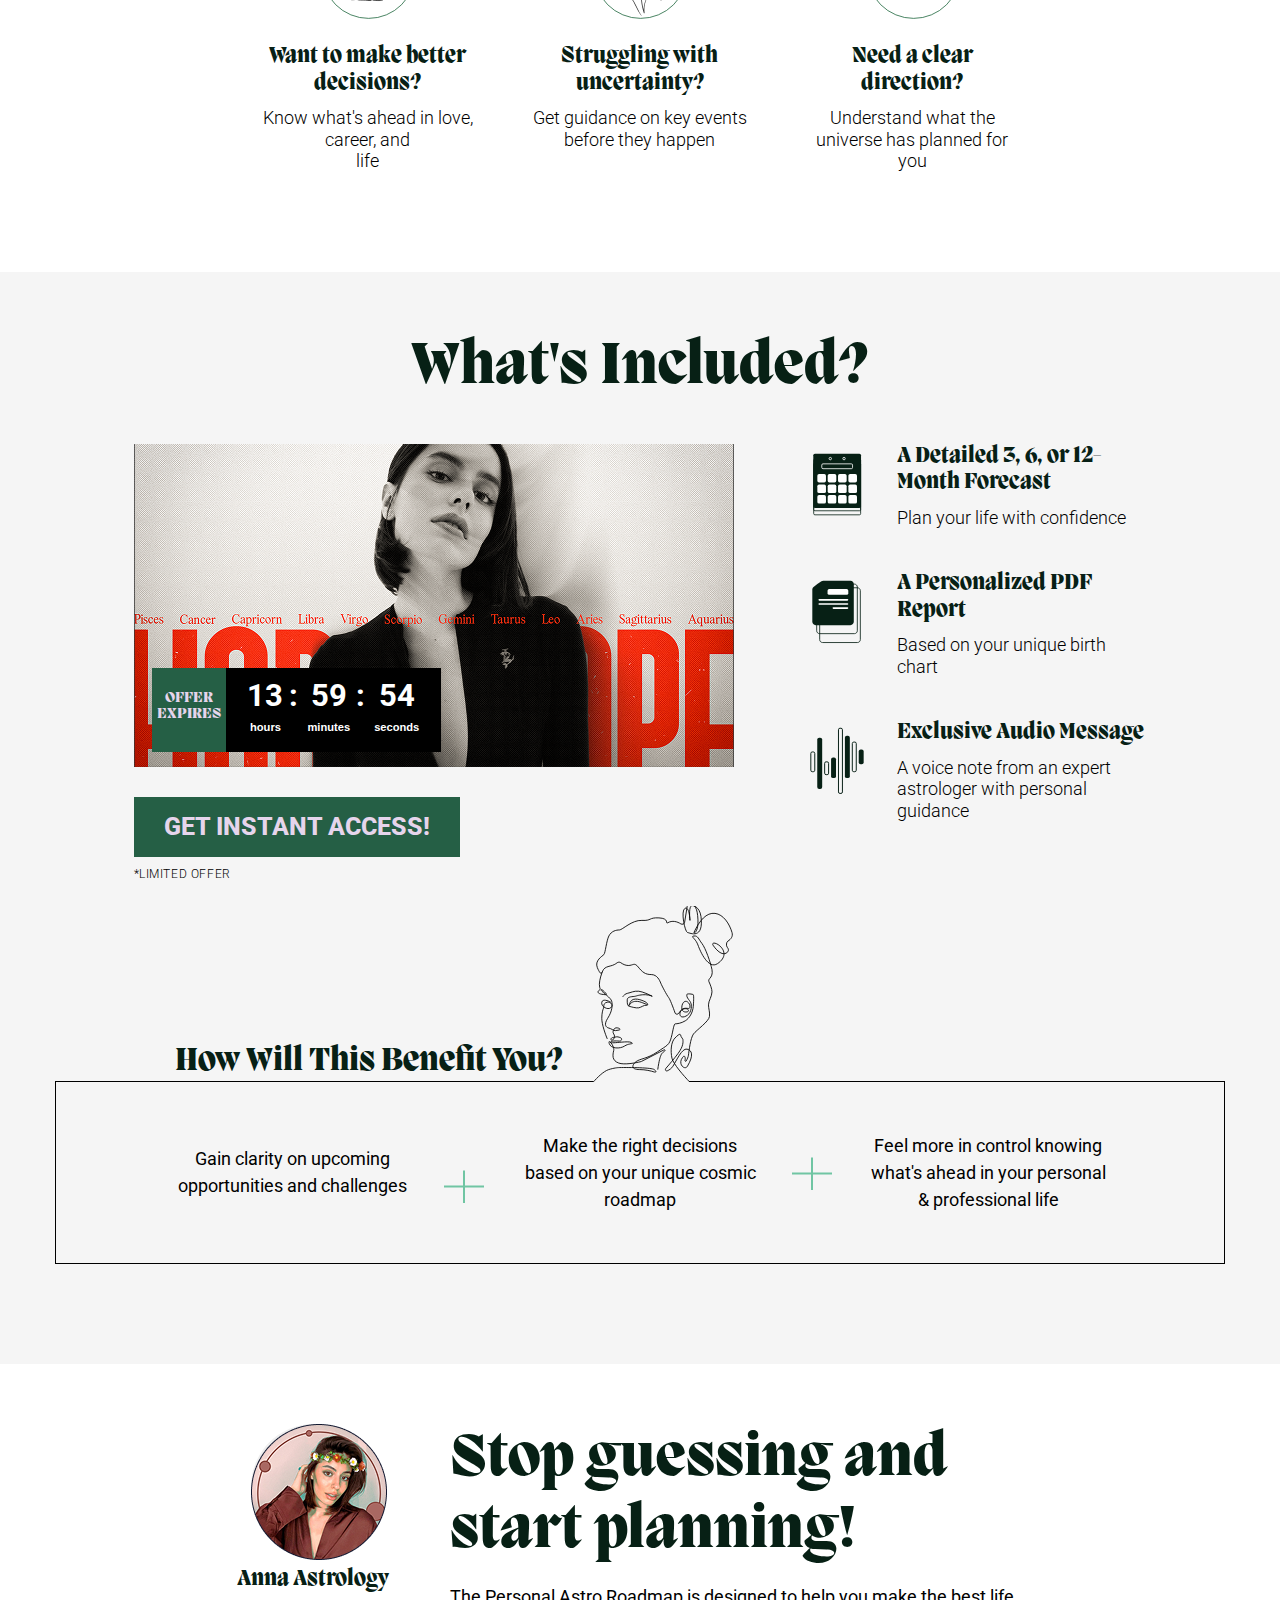
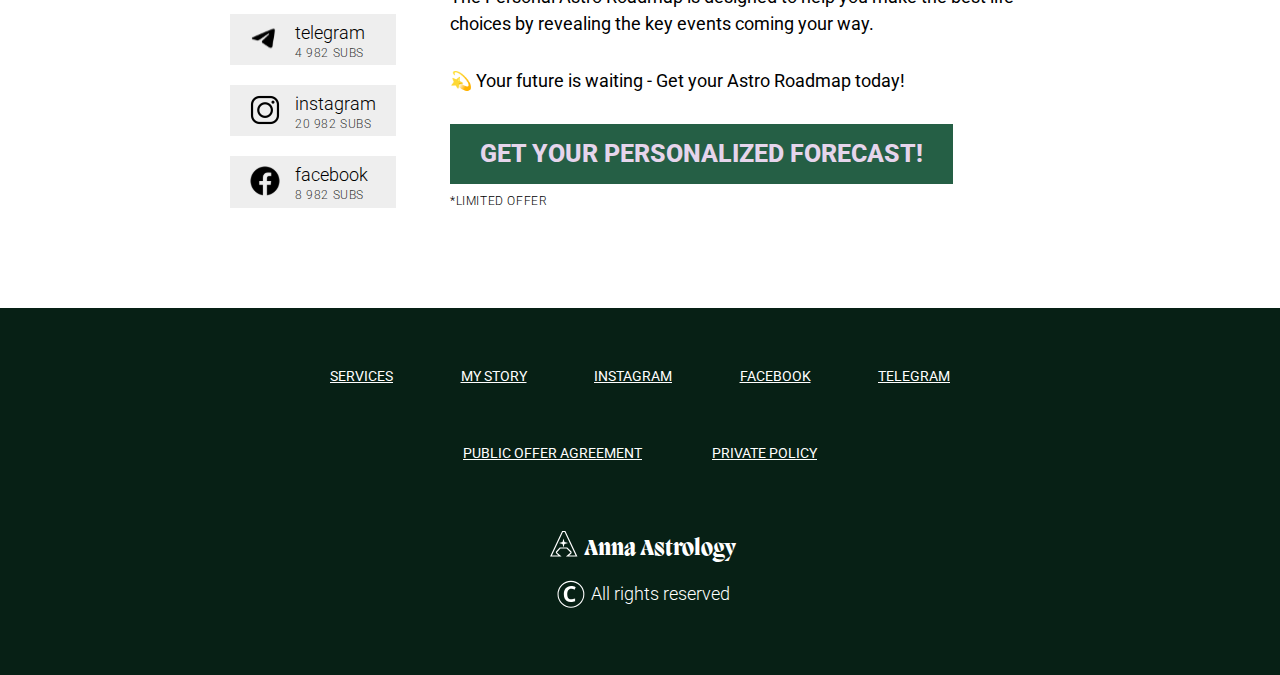
<file: forecast.html>
<!DOCTYPE html>
<html lang="en">

<head>
	<title>Forecast</title>
	<meta charset="UTF-8">
	<meta name="format-detection" content="telephone=no">
	<!-- <style>body{opacity: 0;}</style> -->
	<link rel="stylesheet" href="css/style.min.css?_v=20250219225549">
	<link rel="shortcut icon" href="favicon.ico">
	<!-- <meta name="robots" content="noindex, nofollow"> -->
	<meta name="viewport" content="width=device-width, initial-scale=1.0">
	<link rel="preconnect" href="https://fonts.googleapis.com">
	<link rel="preconnect" href="https://fonts.gstatic.com" crossorigin>
	<link
		href="https://fonts.googleapis.com/css2?family=Roboto:ital,wght@0,100..900;1,100..900&display=swap&_v=20250219225549"
		rel="stylesheet">
</head>

<body>
	<div class="wrapper forecast">
		<header class="header">
			<div class="header__container">
				<div class="header__body">
					<nav class="header__nav">
						<a href="services.html" class="header__nav-link nav__link">services</a>
						<a href="index.html" class="header__nav-link nav__link">my story</a>
						<div class="header__nav-logo">
							<img src="img/logo.svg" alt="">
						</div>
						<a href="https://t.me/anna_natalis" class="header__nav-link nav__link">telegram</a>
						<a href="https://www.instagram.com/annavonko" class="header__nav-link nav__link">instagram</a>
					</nav>
				</div>
			</div>
		</header>
		<main class="page">
			<section class="intro">
				<div class="intro__container">
					<div class="intro__body">
						<div class="intro__title"> <img src="img/star__fc.svg" alt=""> Your Personal Cosmic Forecast
							for
							the Next 3, 6, or 12 Months!
						</div>
						<div class="intro__suptitle section__suptitle">✨ Discover who you are most compatible with in
							love, friendships, and business!</div>
						<div class="intro__plan">
							<div class="intro__plan-title">Choose Your Plan:</div>
							<div class="intro__plan-list">
								<div class="intro__plan-item">
									<div class="intro__plan-item-title">3 Months Plan</div>
									<div class="intro__plan-item-img">
										<img src="img/table1.svg" alt="">
									</div>
									<div class="intro__plan-item-price">PRICE $50</div>
									<div class="intro__plan-item-descr">17$ every month</div>
									<div class="intro__plan-item-time">3 MONTHS</div>
								</div>
								<div class="intro__plan-item">
									<div class="intro__plan-item-title">6 Months Plan</div>
									<div class="intro__plan-item-img">
										<img src="img/table2.svg" alt="">
									</div>
									<div class="intro__plan-item-price">PRICE $79</div>
									<div class="intro__plan-item-descr">13.1$ every month <br> SAVING 24$</div>
									<div class="intro__plan-item-time">6 MONTHS</div>
								</div>
								<div class="intro__plan-item">
									<div class="intro__plan-item-title">12 Months Plan</div>
									<div class="intro__plan-item-img">
										<img src="img/table3.svg" alt="">
									</div>
									<div class="intro__plan-item-price">PRICE $119</div>
									<div class="intro__plan-item-descr">9.9$ every month <br> SAVING 84$</div>
									<div class="intro__plan-item-time">12 MONTHS</div>
								</div>
							</div>
						</div>
						<div class="intro__preview"></div>
					</div>
				</div>
				<img class="intro__bg" src="img/bg__fc.png" alt="">
				<img class="intro__bg intro__bg-mob" src="img/bg__fc__mob.png" alt="">
			</section>
			<section class="labels">
				<div class="labels__container">
					<div class="labels__body">
						<div class="labels__list">
							<div class="labels__list-item">
								<img src="img/oxford.png" alt="">
							</div>
							<div class="labels__list-item">
								<img src="img/meta.png" alt="">
							</div>
							<div class="labels__list-item">
								<img src="img/course.png" alt="">
							</div>
							<div class="labels__list-item">
								<img src="img/udemy.png" alt="">
							</div>
						</div>
					</div>
				</div>
			</section>
			<section class="need">
				<div class="need__container">
					<div class="need__body">
						<div class="need__title section__title">Why Do You Need This?</div>
						<div class="need__list">
							<div class="need__list-item">
								<div class="need__list-item-photo">
									<img src="img/why1__fc.svg" alt="">
								</div>
								<div class="need__list-item-title item__title">Want to make better decisions?</div>
								<div class="need__list-item-text item__text">Know what's ahead in love, career, and <br>
									life
								</div>
							</div>
							<div class="need__list-item">
								<div class="need__list-item-photo">
									<img src="img/why2__fc.svg" alt="">
								</div>
								<div class="need__list-item-title item__title">Struggling with uncertainty?</div>
								<div class="need__list-item-text item__text">Get guidance on key events before they
									happen</div>
							</div>
							<div class="need__list-item">
								<div class="need__list-item-photo">
									<img src="img/why3__fc.svg" alt="">
								</div>
								<div class="need__list-item-title item__title">Need a clear direction?</div>
								<div class="need__list-item-text item__text">Understand what the universe has planned
									for you</div>
							</div>
						</div>
					</div>
				</div>
			</section>
			<section class="include">
				<div class="include__container">
					<div class="include__body">
						<div class="include__title section__title">What's Included?</div>
						<div class="include__info">
							<div class="include__info-left">
								<div class="include__info-preview">
									<img src="img/what__prev__fc.png" alt="">
									<div class="include__info-timer">
										<div class="include__info-timer-text button__style button__text">OFFER <br>
											EXPIRES</div>
										<div class="include__info-timer-container">
											<div data-timer="hours"
												class="include__info-timer-left include__info-timer-hours">
												13
												<span>hours</span>
											</div>
											<div data-timer="minutes"
												class="include__info-timer-left include__info-timer-minutes">
												09
												<span>minutes</span>
											</div>
											<div data-timer="seconds"
												class="include__info-timer-left include__info-timer-seconds">
												51
												<span>seconds</span>
											</div>
										</div>
									</div>
								</div>
								<div class="include__info-buttons">
									<div class="include__info-buttons-new">
										<a href="https://www.instagram.com/annavonko"
											class="include__info-buttons-new-link button__style button__text">
											Get Instant Access!
										</a>
										<div class="include__info-buttons-new-limit small__text">*LIMITED OFFER</div>
									</div>
								</div>
							</div>
							<div class="include__info-right">
								<div class="include__info-list">
									<div class="include__info-item gap20">
										<div class="include__info-item-photo">
											<img src="img/what1__fc.svg" alt="">
										</div>
										<div class="include__info-item-text">
											<div class="include__info-item-text-title item__title">A Detailed 3, 6, or
												12-Month Forecast
											</div>
											<div class="include__info-item-text-descr item__text">
												Plan your life with confidence
											</div>
										</div>
									</div>
									<div class="include__info-item gap20">
										<div class="include__info-item-photo">
											<img src="img/what2__fc.svg" alt="">
										</div>
										<div class="include__info-item-text">
											<div class="include__info-item-text-title item__title">A Personalized PDF
												Report
											</div>
											<div class="include__info-item-text-descr item__text">
												Based on your unique birth chart
											</div>
										</div>
									</div>
									<div class="include__info-item gap20">
										<div class="include__info-item-photo">
											<img src="img/what3__fc.svg" alt="">
										</div>
										<div class="include__info-item-text">
											<div class="include__info-item-text-title item__title">Exclusive Audio
												Message
											</div>
											<div class="include__info-item-text-descr item__text">
												A voice note from an expert astrologer with personal guidance
											</div>
										</div>
									</div>
								</div>
							</div>
						</div>
						<div class="include__benefits">
							<div class="include__benefits-title">How Will This Benefit You?
								<img src="img/head.svg" alt="">
							</div>
							<div class="include__benefits-list">
								<div class="include__benefits-list-item section__suptitle">Gain clarity on upcoming
									opportunities and challenges</div>
								<div class="include__benefits-list-item section__suptitle">Make the right decisions
									based on your unique cosmic roadmap</div>
								<div class="include__benefits-list-item section__suptitle">Feel more in control
									knowing what's ahead in your personal & professional life</div>
							</div>
						</div>
					</div>
				</div>
			</section>
			<section class="outro">
				<div class="outro__container">
					<div class="outro__body">
						<div class="outro__social">
							<div class="outro__social-photo">
								<img src="img/anna.png" alt="">
							</div>
							<div class="outro__social-title item__title">Anna Astrology</div>
							<div class="outro__social-list">
								<a href="https://t.me/anna_natalis" class="outro__social-list-item">
									<div class="outro__social-list-item-photo">
										<img src="img/tg.svg" alt="">
									</div>
									<div class="outro__social-list-item-info">
										<div class="outro__social-list-item-title">telegram</div>
										<div class="outro__social-list-item-descr">4 982 subs</div>
									</div>
								</a>
								<a href="https://www.instagram.com/annavonko" class="outro__social-list-item">
									<div class="outro__social-list-item-photo">
										<img src="img/inst.svg" alt="">
									</div>
									<div class="outro__social-list-item-info">
										<div class="outro__social-list-item-title">instagram</div>
										<div class="outro__social-list-item-descr">20 982 subs</div>
									</div>
								</a>
								<a href="#" class="outro__social-list-item">
									<div class="outro__social-list-item-photo">
										<img src="img/fb.svg" alt="">
									</div>
									<div class="outro__social-list-item-info">
										<div class="outro__social-list-item-title">facebook</div>
										<div class="outro__social-list-item-descr">8 982 subs</div>
									</div>
								</a>
							</div>
						</div>
						<div class="outro__info">
							<div class="outro__info-title section__title">Stop guessing and start planning!</div>
							<div class="outro__info-descr section__suptitle">The Personal Astro Roadmap is designed to
								help you make the best life choices by revealing the key events coming your
								way.
								<span></span>
								💫 Your future is waiting - Get your Astro Roadmap today!
							</div>
							<div class="outro__info-link-container">
								<a href="https://www.instagram.com/annavonko"
									class="outro__info-link button__style button__text">
									Get Your Personalized Forecast!
								</a>
								<div class="outro__info-link-limit small__text">*LIMITED OFFER</div>
							</div>
						</div>
					</div>
				</div>
			</section>
			<div class="contact__menu">
				<div class="contact__menu-list">
					<div class="contact__menu-item contact__menu-item-tg">
						<div class="contact__menu-item-img">
							<img src="img/tg__menu.svg" alt="">
						</div>
						<div class="contact__menu-item-text">telegram</div>
					</div>
					<div class="contact__menu-item contact__menu-item-inst">
						<div class="contact__menu-item-img">
							<img src="img/inst__menu.svg" alt="">
						</div>
						<div class="contact__menu-item-text">instagram</div>
					</div>
					<div class="contact__menu-item contact__menu-item-fb">
						<div class="contact__menu-item-img">
							<img src="img/fb__menu.svg" alt="">
						</div>
						<div class="contact__menu-item-text">facebook</div>
					</div>
				</div>
				<div class="contact__menu-button"> <span>contact me</span> <img src="img/msg.svg" alt=""></div>
			</div>
		</main>
		<footer class="footer">
			<div class="footer__container">
				<div class="footer__body">
					<nav class="footer__nav">
						<div class="footer__nav-row">
							<a href="./services.html" class="footer__nav-link nav__link">services</a>
							<a href="./index.html" class="footer__nav-link nav__link">my story</a>
							<a href="https://www.instagram.com/annavonko"
								class="footer__nav-link nav__link">instagram</a>
							<a href="#" class="footer__nav-link nav__link">facebook</a>
							<a href="https://t.me/anna_natalis" class="footer__nav-link nav__link">telegram</a>
						</div>
						<div class="footer__nav-row footer__nav-policy">
							<a href="#" class="footer__nav-link nav__link">PUBLIC OFFER AGREEMENT</a>
							<a href="#" class="footer__nav-link nav__link">PRIVATE POLICY</a>
						</div>
					</nav>
					<div class="footer__copy">
						<div class="footer__copy-logo item__title"> <img src="img/logo.svg" alt="">Anna Astrology</div>
						<div class="footer__copy-copy item__text"><img src="img/copy.svg" alt="">All rights reserved
						</div>
					</div>
				</div>
			</div>
		</footer>
	</div>
	<!-- <div id="popup" aria-hidden="true" class="popup">
	<div class="popup__wrapper">
		<div class="popup__content">
			<button data-close type="button" class="popup__close">Закрыть</button>
			<div class="popup__text">
				Text
			</div>
		</div>
	</div>
</div> -->
	<script src="js/app.min.js?_v=20250219225549"></script>
</body>

</html>
</file>
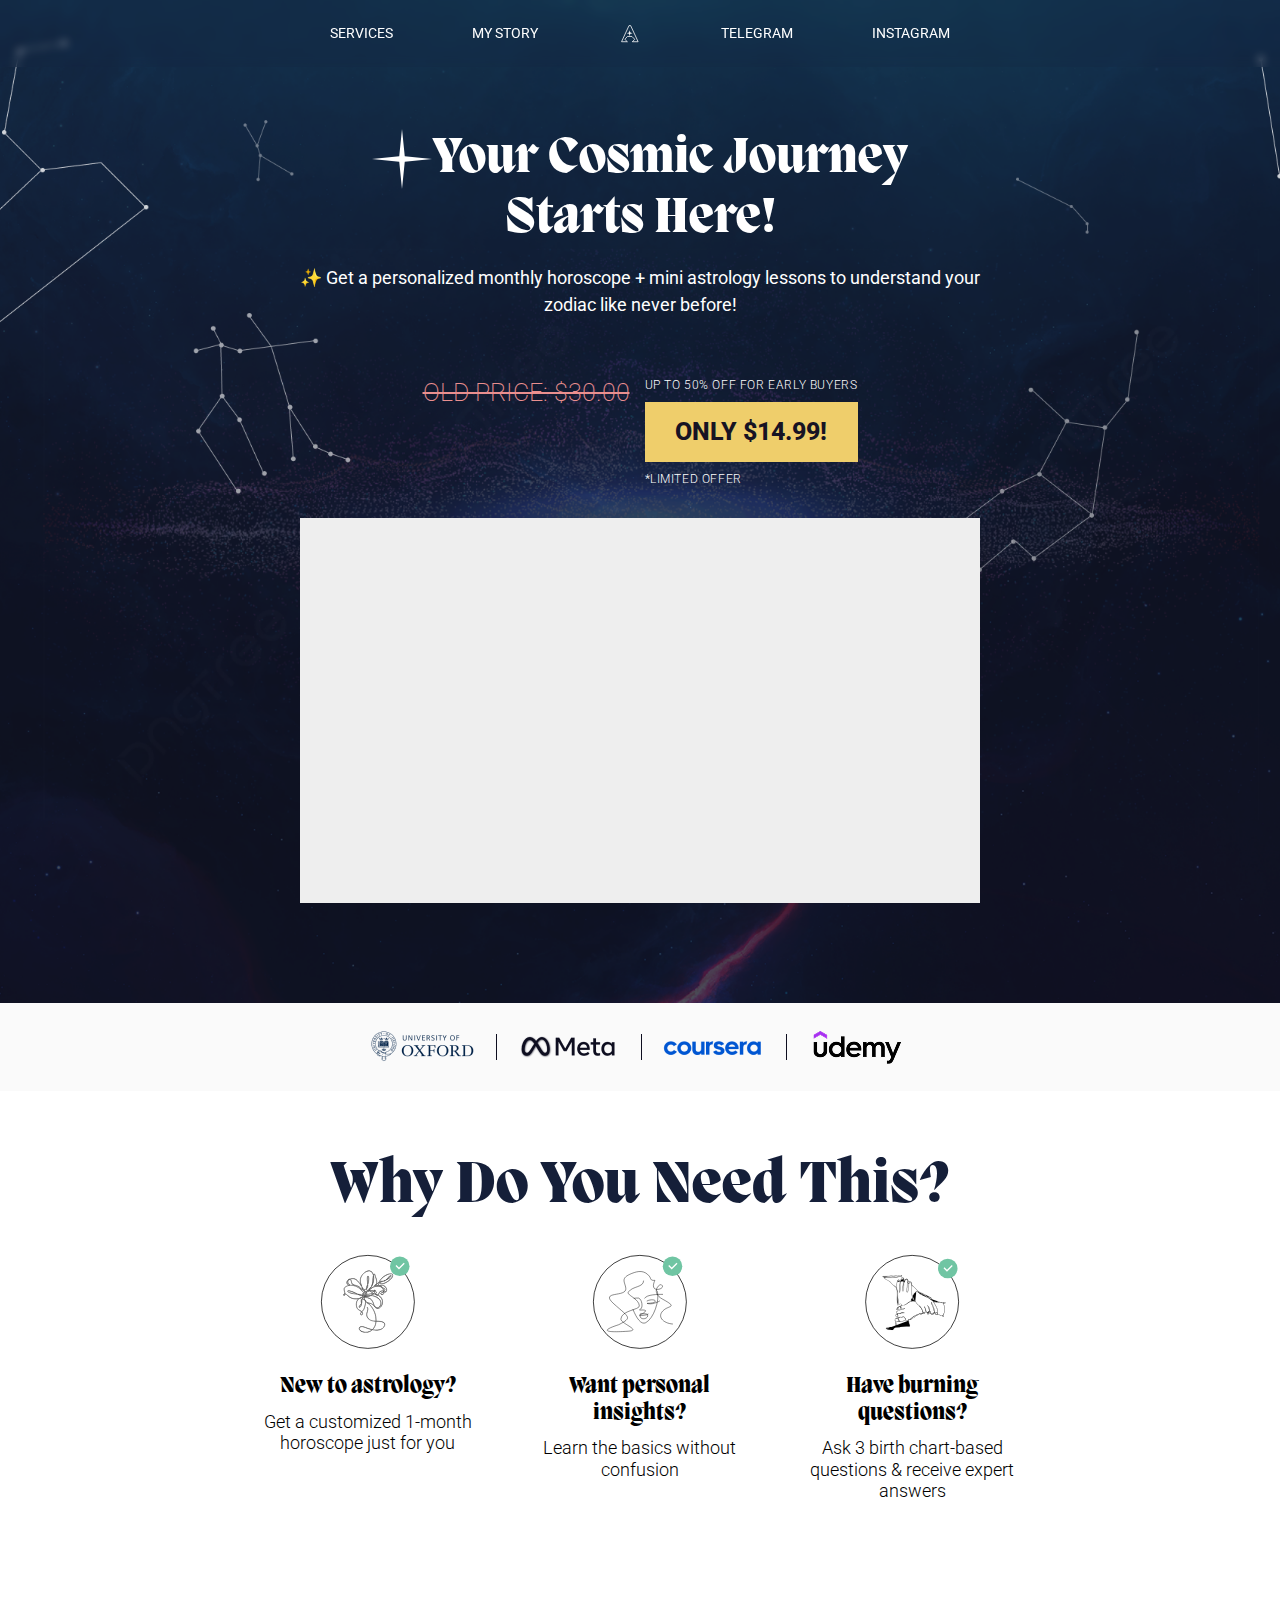
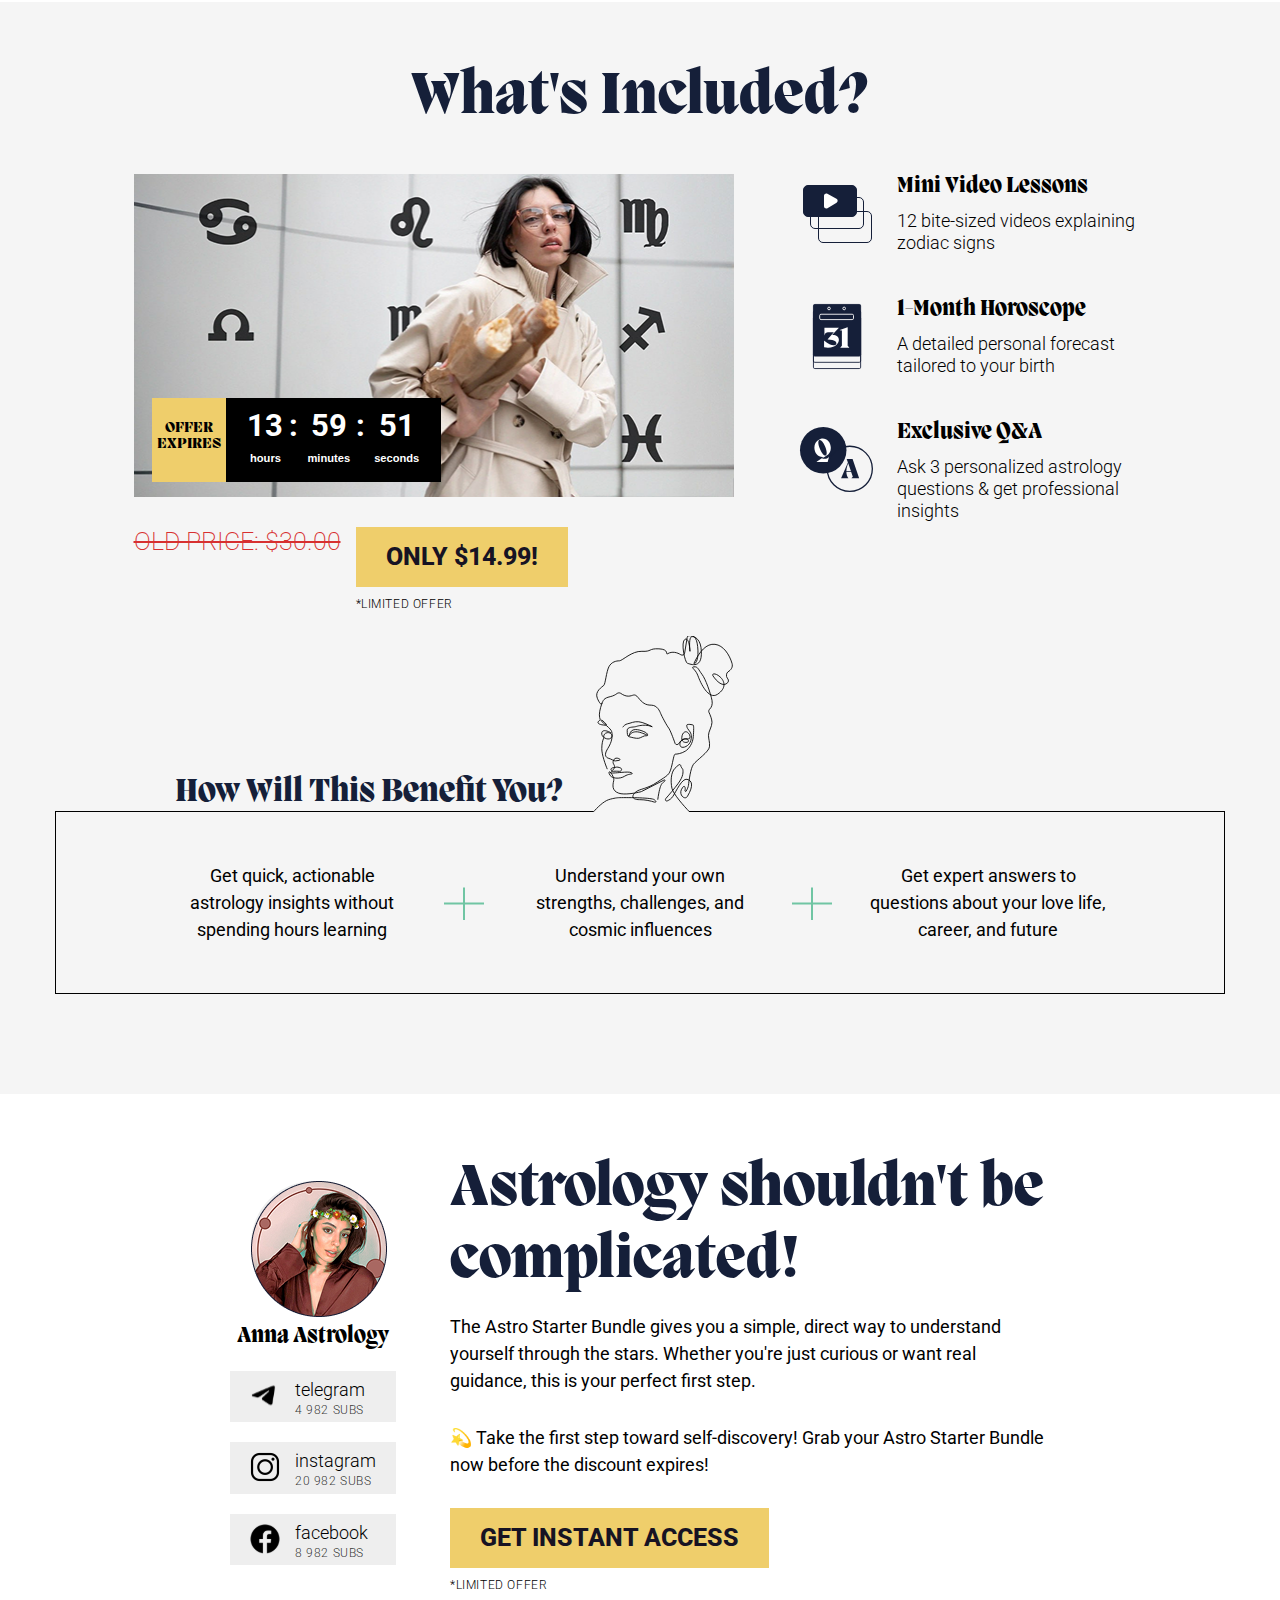
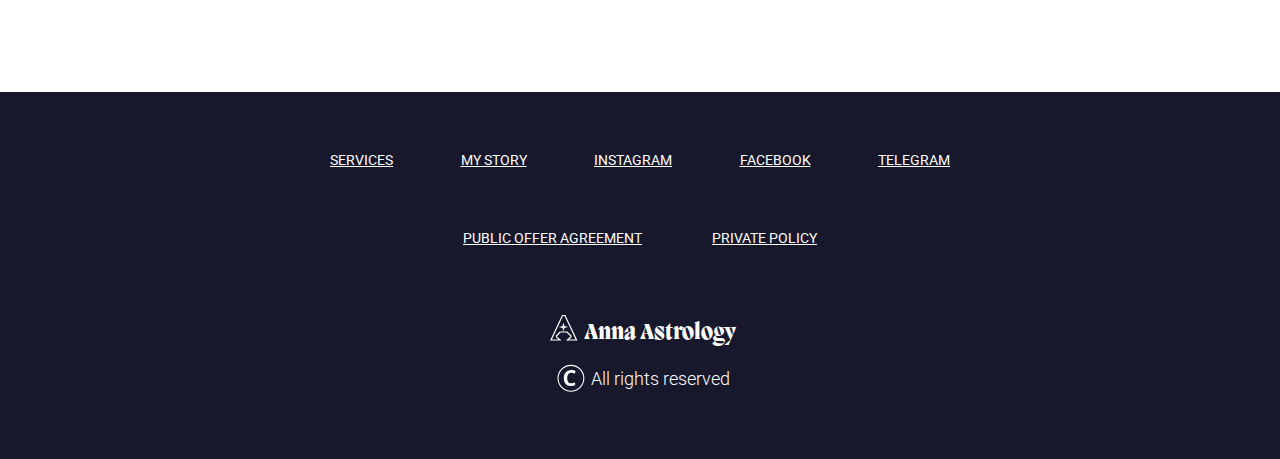
<file: main.html>
<!DOCTYPE html>
<html lang="en">

<head>
	<title>Main</title>
	<meta charset="UTF-8">
	<meta name="format-detection" content="telephone=no">
	<!-- <style>body{opacity: 0;}</style> -->
	<link rel="stylesheet" href="css/style.min.css?_v=20250219225549">
	<link rel="shortcut icon" href="favicon.ico">
	<!-- <meta name="robots" content="noindex, nofollow"> -->
	<meta name="viewport" content="width=device-width, initial-scale=1.0">
	<link rel="preconnect" href="https://fonts.googleapis.com">
	<link rel="preconnect" href="https://fonts.gstatic.com" crossorigin>
	<link
		href="https://fonts.googleapis.com/css2?family=Roboto:ital,wght@0,100..900;1,100..900&display=swap&_v=20250219225549"
		rel="stylesheet">
</head>

<body>
	<div class="wrapper main">
		<header class="header">
			<div class="header__container">
				<div class="header__body">
					<nav class="header__nav">
						<a href="./services.html" class="header__nav-link nav__link">services</a>
						<a href="./index.html" class="header__nav-link nav__link">my story</a>
						<div class="header__nav-logo">
							<img src="img/logo.svg" alt="">
						</div>
						<a href="https://t.me/anna_natalis" class="header__nav-link nav__link">telegram</a>
						<a href="https://www.instagram.com/annavonko" class="header__nav-link nav__link">instagram</a>
					</nav>
				</div>
			</div>
		</header>
		<main class="page">
			<section class="intro">
				<div class="intro__container">
					<div class="intro__body">
						<div class="intro__title"><img src="img/star.svg" alt="">Your Cosmic Journey Starts Here!</div>
						<div class="intro__suptitle section__suptitle">✨ Get a personalized monthly horoscope + mini
							astrology lessons to
							understand your zodiac like never before!</div>
						<div class="intro__buttons include__info-buttons">
							<div class="include__info-buttons-old old__price">OLD PRICE: $30.00</div>
							<div class="include__info-buttons-new">
								<div class="include__info-buttons-new-limit small__text">Up to 50% off for early buyers
								</div>
								<a href="https://www.instagram.com/annavonko"
									class="include__info-buttons-new-link button__style button__text">
									only $14.99!
								</a>
								<div class="include__info-buttons-new-limit small__text">*LIMITED OFFER</div>
							</div>
						</div>
						<div class="intro__preview"></div>
					</div>
				</div>
				<img class="intro__bg" src="img/bg.png" alt="">
				<img class="intro__bg intro__bg-mob" src="img/bg__mob.png" alt="">
			</section>
			<section class="labels">
				<div class="labels__container">
					<div class="labels__body">
						<div class="labels__list">
							<div class="labels__list-item">
								<img src="img/oxford.png" alt="">
							</div>
							<div class="labels__list-item">
								<img src="img/meta.png" alt="">
							</div>
							<div class="labels__list-item">
								<img src="img/course.png" alt="">
							</div>
							<div class="labels__list-item">
								<img src="img/udemy.png" alt="">
							</div>
						</div>
					</div>
				</div>
			</section>
			<section class="need">
				<div class="need__container">
					<div class="need__body">
						<div class="need__title section__title">Why Do You Need This?</div>
						<div class="need__list">
							<div class="need__list-item">
								<div class="need__list-item-photo">
									<img src="img/why1.svg" alt="">
								</div>
								<div class="need__list-item-title item__title">New to astrology?</div>
								<div class="need__list-item-text item__text">Get a customized 1-month horoscope just for
									you</div>
							</div>
							<div class="need__list-item">
								<div class="need__list-item-photo">
									<img src="img/why2.svg" alt="">
								</div>
								<div class="need__list-item-title item__title">Want personal insights?</div>
								<div class="need__list-item-text item__text">Learn the basics without confusion</div>
							</div>
							<div class="need__list-item">
								<div class="need__list-item-photo">
									<img src="img/why3.svg" alt="">
								</div>
								<div class="need__list-item-title item__title">Have burning questions?</div>
								<div class="need__list-item-text item__text">Ask 3 birth chart-based questions & receive
									expert answers</div>
							</div>
						</div>
					</div>
				</div>
			</section>
			<section class="include">
				<div class="include__container">
					<div class="include__body">
						<div class="include__title section__title">What's Included?</div>
						<div class="include__info">
							<div class="include__info-left">
								<div class="include__info-preview">
									<img src="img/what__prev.png" alt="">
									<div class="include__info-timer">
										<div class="include__info-timer-text">OFFER <br> EXPIRES</div>
										<div class="include__info-timer-container">
											<div data-timer="hours"
												class="include__info-timer-left include__info-timer-hours">
												13
												<span>hours</span>
											</div>
											<div data-timer="minutes"
												class="include__info-timer-left include__info-timer-minutes">
												09
												<span>minutes</span>
											</div>
											<div data-timer="seconds"
												class="include__info-timer-left include__info-timer-seconds">
												51
												<span>seconds</span>
											</div>
										</div>
									</div>
								</div>
								<div class="include__info-buttons">
									<div class="include__info-buttons-old old__price">OLD PRICE: $30.00</div>
									<div class="include__info-buttons-new">
										<a href="https://www.instagram.com/annavonko"
											class="include__info-buttons-new-link button__style button__text">
											only $14.99!
										</a>
										<div class="include__info-buttons-new-limit small__text">*LIMITED OFFER</div>
									</div>
								</div>
							</div>
							<div class="include__info-right">
								<div class="include__info-list">
									<div class="include__info-item gap20">
										<div class="include__info-item-photo">
											<img src="img/what1.svg" alt="">
										</div>
										<div class="include__info-item-text">
											<div class="include__info-item-text-title item__title">Mini Video Lessons
											</div>
											<div class="include__info-item-text-descr item__text">
												12 bite-sized videos explaining zodiac signs
											</div>
										</div>
									</div>
									<div class="include__info-item gap20">
										<div class="include__info-item-photo">
											<img src="img/what2.svg" alt="">
										</div>
										<div class="include__info-item-text">
											<div class="include__info-item-text-title item__title">1-Month Horoscope
											</div>
											<div class="include__info-item-text-descr item__text">
												A detailed personal forecast tailored to your birth
											</div>
										</div>
									</div>
									<div class="include__info-item gap20">
										<div class="include__info-item-photo">
											<img src="img/what3.svg" alt="">
										</div>
										<div class="include__info-item-text">
											<div class="include__info-item-text-title item__title">Exclusive Q&A
											</div>
											<div class="include__info-item-text-descr item__text">
												Ask 3 personalized astrology questions & get professional insights
											</div>
										</div>
									</div>
								</div>
							</div>
						</div>
						<div class="include__benefits">
							<div class="include__benefits-title">How Will This Benefit You?
								<img src="img/head.svg" alt="">
							</div>
							<div class="include__benefits-list">
								<div class="include__benefits-list-item section__suptitle">Get quick, actionable
									astrology insights
									without spending hours learning</div>
								<div class="include__benefits-list-item section__suptitle">Understand your own
									strengths, challenges, and cosmic influences</div>
								<div class="include__benefits-list-item section__suptitle">Get expert answers to
									questions about your love life, career, and future</div>
							</div>
						</div>
					</div>
				</div>
			</section>
			<section class="outro">
				<div class="outro__container">
					<div class="outro__body">
						<div class="outro__social">
							<div class="outro__social-photo">
								<img src="img/anna.png" alt="">
							</div>
							<div class="outro__social-title item__title">Anna Astrology</div>
							<div class="outro__social-list">
								<a href="https://t.me/anna_natalis" class="outro__social-list-item">
									<div class="outro__social-list-item-photo">
										<img src="img/tg.svg" alt="">
									</div>
									<div class="outro__social-list-item-info">
										<div class="outro__social-list-item-title">telegram</div>
										<div class="outro__social-list-item-descr">4 982 subs</div>
									</div>
								</a>
								<a href="https://www.instagram.com/annavonko" class="outro__social-list-item">
									<div class="outro__social-list-item-photo">
										<img src="img/inst.svg" alt="">
									</div>
									<div class="outro__social-list-item-info">
										<div class="outro__social-list-item-title">instagram</div>
										<div class="outro__social-list-item-descr">20 982 subs</div>
									</div>
								</a>
								<a href="#" class="outro__social-list-item">
									<div class="outro__social-list-item-photo">
										<img src="img/fb.svg" alt="">
									</div>
									<div class="outro__social-list-item-info">
										<div class="outro__social-list-item-title">facebook</div>
										<div class="outro__social-list-item-descr">8 982 subs</div>
									</div>
								</a>
							</div>
						</div>
						<div class="outro__info">
							<div class="outro__info-title section__title">Astrology shouldn't be complicated!</div>
							<div class="outro__info-descr section__suptitle">The Astro Starter Bundle gives you a
								simple, direct way to
								understand yourself through the stars. Whether you're just
								curious or want real guidance, this is your perfect first step.
								<span></span>
								💫 Take the first step toward self-discovery! Grab your Astro Starter Bundle now before
								the discount expires!
							</div>
							<div class="outro__info-link-container">
								<a href="https://www.instagram.com/annavonko"
									class="outro__info-link button__style button__text">
									get instant access
								</a>
								<div class="outro__info-link-limit small__text">*LIMITED OFFER</div>
							</div>
						</div>
					</div>
				</div>
			</section>
			<div class="contact__menu">
				<div class="contact__menu-list">
					<div class="contact__menu-item contact__menu-item-tg">
						<div class="contact__menu-item-img">
							<img src="img/tg__menu.svg" alt="">
						</div>
						<div class="contact__menu-item-text">telegram</div>
					</div>
					<div class="contact__menu-item contact__menu-item-inst">
						<div class="contact__menu-item-img">
							<img src="img/inst__menu.svg" alt="">
						</div>
						<div class="contact__menu-item-text">instagram</div>
					</div>
					<div class="contact__menu-item contact__menu-item-fb">
						<div class="contact__menu-item-img">
							<img src="img/fb__menu.svg" alt="">
						</div>
						<div class="contact__menu-item-text">facebook</div>
					</div>
				</div>
				<div class="contact__menu-button"> <span>contact me</span> <img src="img/msg.svg" alt=""></div>
			</div>
		</main>
		<footer class="footer">
			<div class="footer__container">
				<div class="footer__body">
					<nav class="footer__nav">
						<div class="footer__nav-row">
							<a href="./services.html" class="footer__nav-link nav__link">services</a>
							<a href="./index.html" class="footer__nav-link nav__link">my story</a>
							<a href="https://www.instagram.com/annavonko"
								class="footer__nav-link nav__link">instagram</a>
							<a href="#" class="footer__nav-link nav__link">facebook</a>
							<a href="https://t.me/anna_natalis" class="footer__nav-link nav__link">telegram</a>
						</div>
						<div class="footer__nav-row footer__nav-policy">
							<a href="#" class="footer__nav-link nav__link">PUBLIC OFFER AGREEMENT</a>
							<a href="#" class="footer__nav-link nav__link">PRIVATE POLICY</a>
						</div>
					</nav>
					<div class="footer__copy">
						<div class="footer__copy-logo item__title"> <img src="img/logo.svg" alt="">Anna Astrology</div>
						<div class="footer__copy-copy item__text"><img src="img/copy.svg" alt="">All rights reserved
						</div>
					</div>
				</div>
			</div>
		</footer>
	</div>
	<!-- <div id="popup" aria-hidden="true" class="popup">
	<div class="popup__wrapper">
		<div class="popup__content">
			<button data-close type="button" class="popup__close">Закрыть</button>
			<div class="popup__text">
				Text
			</div>
		</div>
	</div>
</div> -->
	<script src="js/app.min.js?_v=20250219225549"></script>
</body>

</html>
</file>
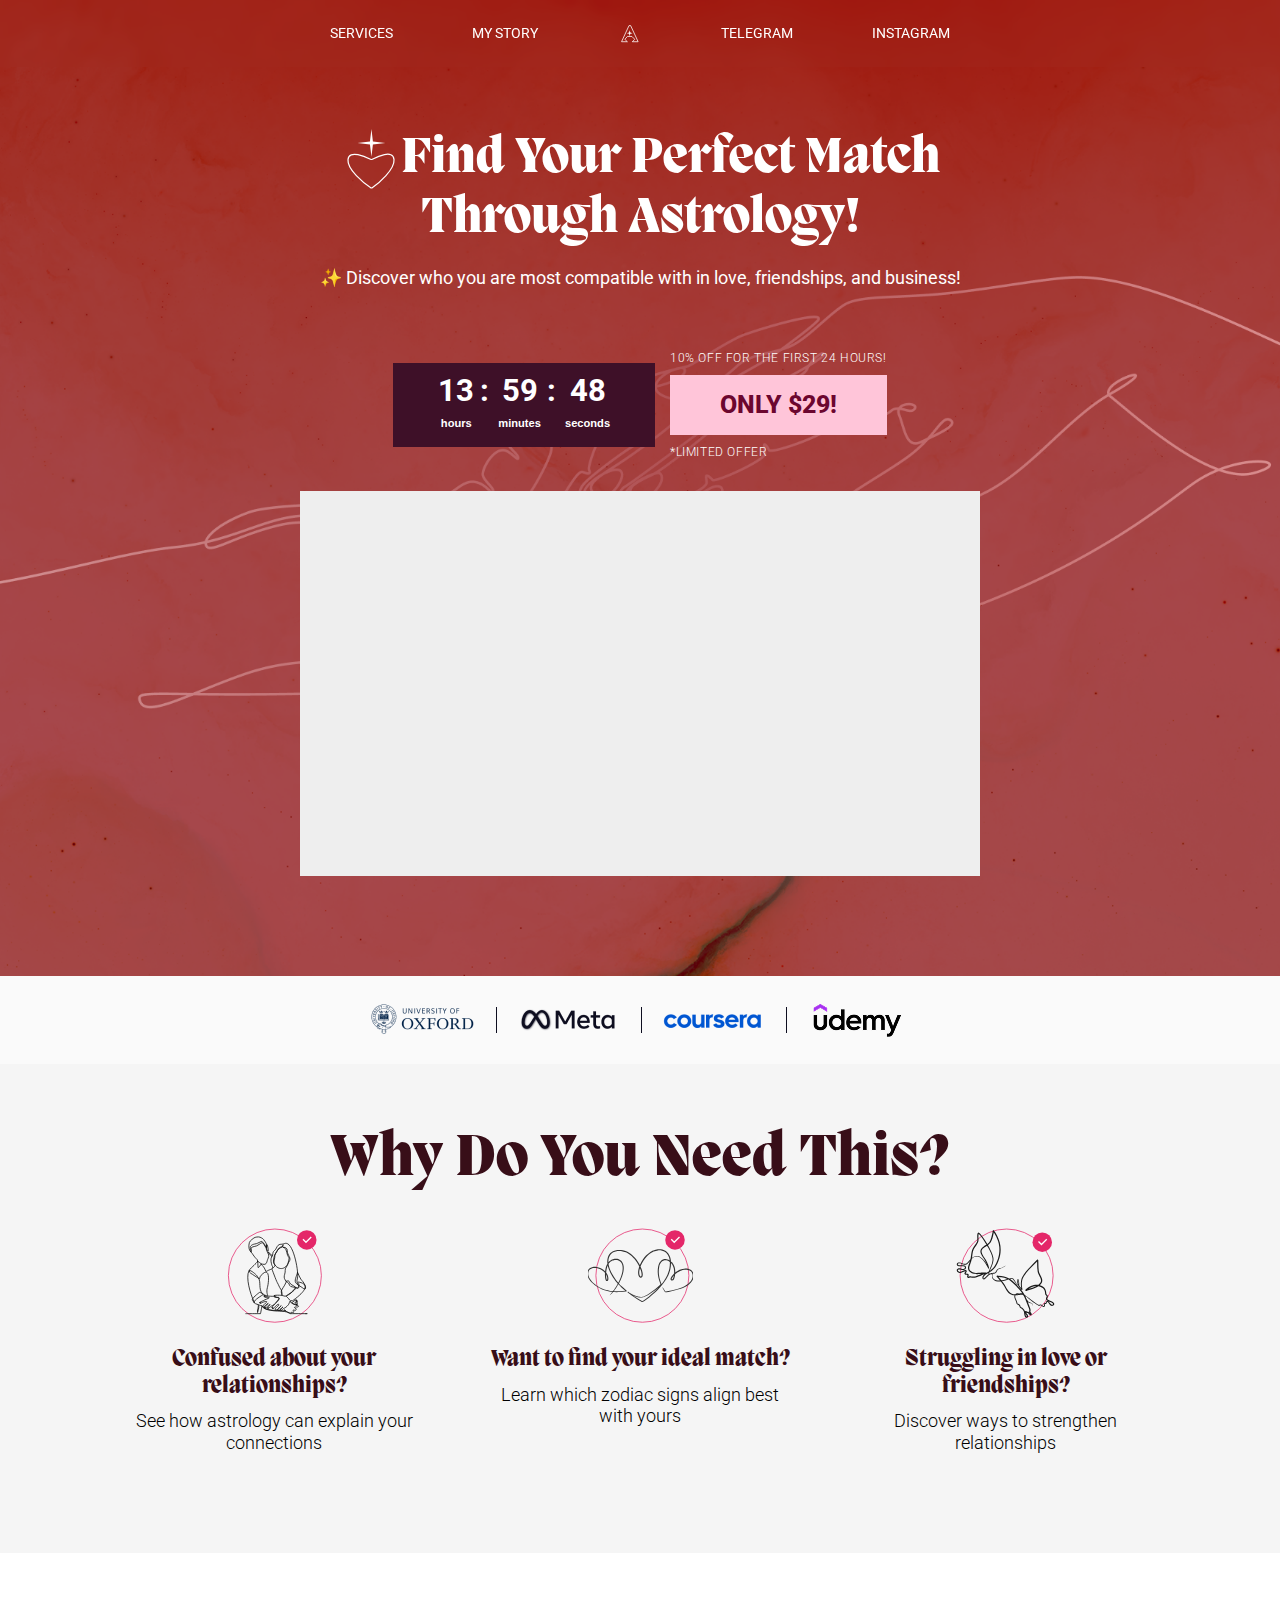
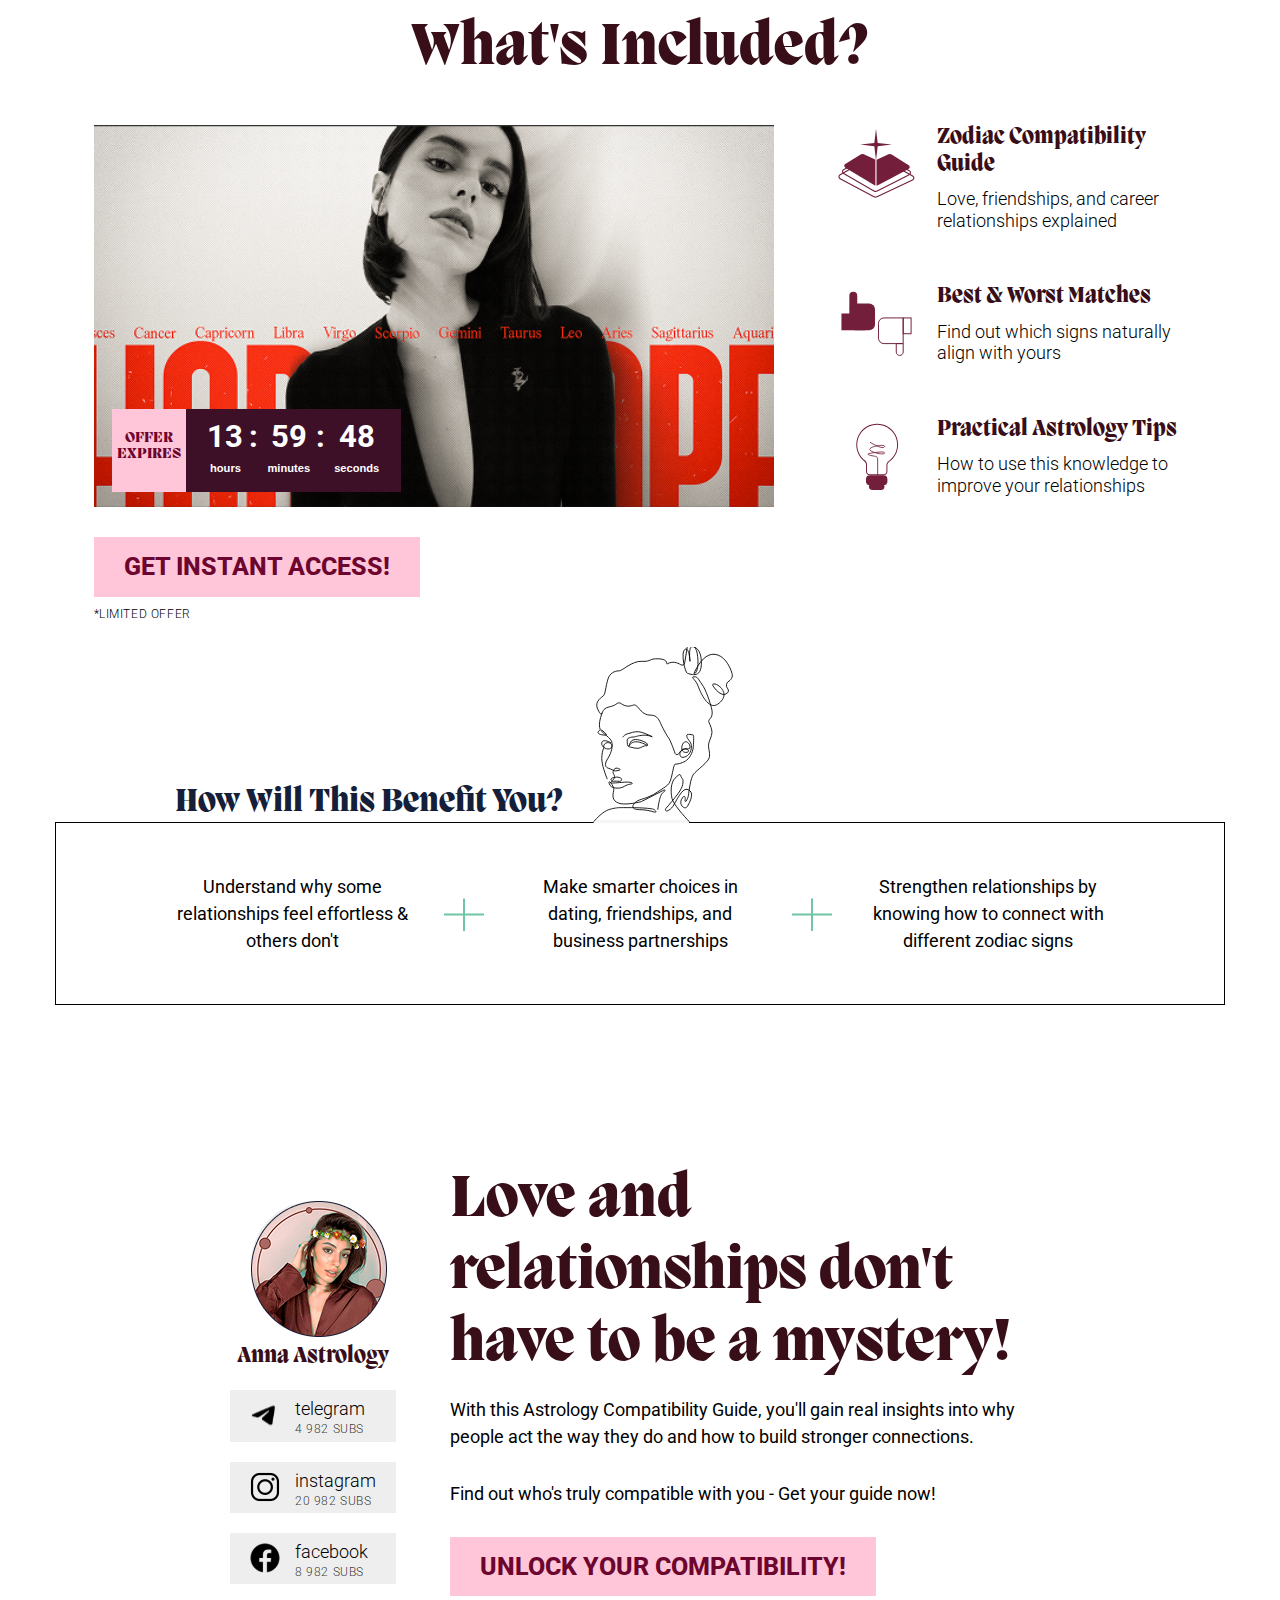
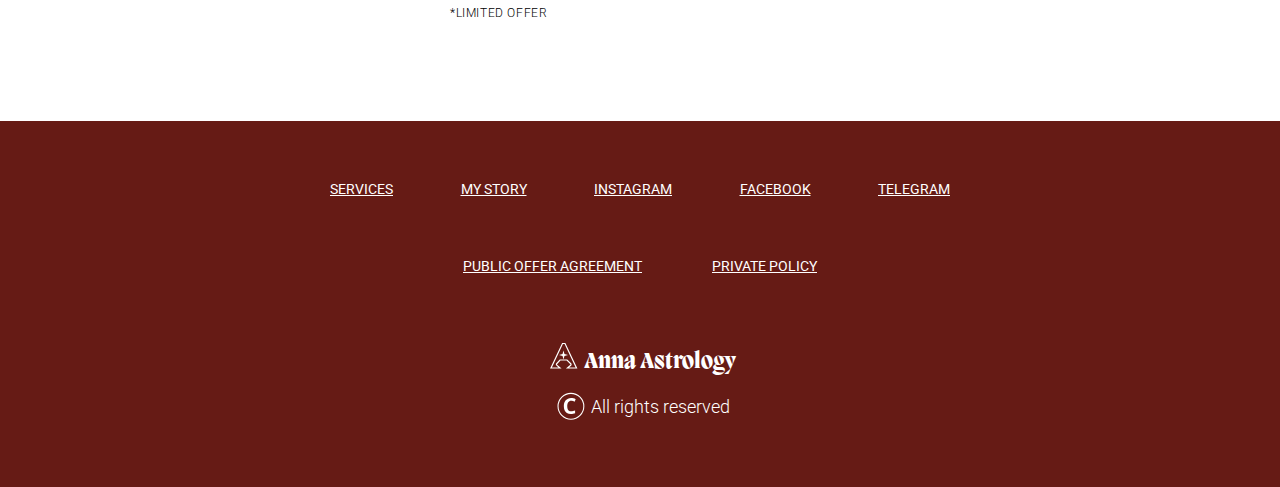
<file: match.html>
<!DOCTYPE html>
<html lang="en">

<head>
	<title>Match</title>
	<meta charset="UTF-8">
	<meta name="format-detection" content="telephone=no">
	<!-- <style>body{opacity: 0;}</style> -->
	<link rel="stylesheet" href="css/style.min.css?_v=20250219225549">
	<link rel="shortcut icon" href="favicon.ico">
	<!-- <meta name="robots" content="noindex, nofollow"> -->
	<meta name="viewport" content="width=device-width, initial-scale=1.0">
	<link rel="preconnect" href="https://fonts.googleapis.com">
	<link rel="preconnect" href="https://fonts.gstatic.com" crossorigin>
	<link
		href="https://fonts.googleapis.com/css2?family=Roboto:ital,wght@0,100..900;1,100..900&display=swap&_v=20250219225549"
		rel="stylesheet">
</head>

<body>
	<div class="wrapper match">
		<header class="header">
			<div class="header__container">
				<div class="header__body">
					<nav class="header__nav">
						<a href="./services.html" class="header__nav-link nav__link">services</a>
						<a href="./index.html" class="header__nav-link nav__link">my story</a>
						<div class="header__nav-logo">
							<img src="img/logo.svg" alt="">
						</div>
						<a href="https://t.me/anna_natalis" class="header__nav-link nav__link">telegram</a>
						<a href="https://www.instagram.com/annavonko" class="header__nav-link nav__link">instagram</a>
					</nav>
				</div>
			</div>
		</header>
		<main class="page home">
			<section class="intro">
				<div class="intro__container">
					<div class="intro__body">
						<div class="intro__title"><img src="img/star__mc.svg" alt="">Find Your Perfect Match Through
							Astrology!</div>
						<div class="intro__suptitle section__suptitle">✨ Discover who you are most compatible with in
							love, friendships, and business!</div>
						<div class="intro__buttons include__info-buttons">
							<div class="include__info-timer-container intro__timer">
								<div data-timer="hours" class="include__info-timer-left include__info-timer-hours">
									13
									<span>hours</span>
								</div>
								<div data-timer="minutes" class="include__info-timer-left include__info-timer-minutes">
									09
									<span>minutes</span>
								</div>
								<div data-timer="seconds" class="include__info-timer-left include__info-timer-seconds">
									51
									<span>seconds</span>
								</div>
							</div>
							<div class="include__info-buttons-new">
								<div class="include__info-buttons-new-limit small__text">10% Off for the First 24 Hours!
								</div>
								<a href="https://www.instagram.com/annavonko"
									class="include__info-buttons-new-link button__style button__text">
									ONLY $29!
								</a>
								<div class="include__info-buttons-new-limit small__text">*LIMITED OFFER</div>
							</div>
						</div>
						<div class="intro__preview"></div>
					</div>
				</div>
				<img class="intro__bg" src="img/bg__mc.png" alt="">
				<img class="intro__bg intro__bg-mob" src="img/bg__mc__mob.png" alt="">
			</section>
			<section class="labels">
				<div class="labels__container">
					<div class="labels__body">
						<div class="labels__list">
							<div class="labels__list-item">
								<img src="img/oxford.png" alt="">
							</div>
							<div class="labels__list-item">
								<img src="img/meta.png" alt="">
							</div>
							<div class="labels__list-item">
								<img src="img/course.png" alt="">
							</div>
							<div class="labels__list-item">
								<img src="img/udemy.png" alt="">
							</div>
						</div>
					</div>
				</div>
			</section>
			<section class="need">
				<div class="need__container">
					<div class="need__body">
						<div class="need__title section__title">Why Do You Need This?</div>
						<div class="need__list">
							<div class="need__list-item">
								<div class="need__list-item-photo">
									<img src="img/why1__mc.svg" alt="">
								</div>
								<div class="need__list-item-title item__title">Confused about your relationships?</div>
								<div class="need__list-item-text item__text">See how astrology can explain your
									connections</div>
							</div>
							<div class="need__list-item">
								<div class="need__list-item-photo">
									<img src="img/why2__mc.svg" alt="">
								</div>
								<div class="need__list-item-title item__title">Want to find your ideal match?</div>
								<div class="need__list-item-text item__text">Learn which zodiac signs align best with
									yours</div>
							</div>
							<div class="need__list-item">
								<div class="need__list-item-photo">
									<img src="img/why3__mc.svg" alt="">
								</div>
								<div class="need__list-item-title item__title">Struggling in love or friendships?</div>
								<div class="need__list-item-text item__text">Discover ways to strengthen relationships
								</div>
							</div>
						</div>
					</div>
				</div>
			</section>
			<section class="include">
				<div class="include__container">
					<div class="include__body">
						<div class="include__title section__title">What's Included?</div>
						<div class="include__info">
							<div class="include__info-left">
								<div class="include__info-preview">
									<img src="img/what__prev__fc.png" alt="">
									<div class="include__info-timer">
										<div class="include__info-timer-text button__style button__text">OFFER <br>
											EXPIRES</div>
										<div class="include__info-timer-container">
											<div data-timer="hours"
												class="include__info-timer-left include__info-timer-hours">
												13
												<span>hours</span>
											</div>
											<div data-timer="minutes"
												class="include__info-timer-left include__info-timer-minutes">
												09
												<span>minutes</span>
											</div>
											<div data-timer="seconds"
												class="include__info-timer-left include__info-timer-seconds">
												51
												<span>seconds</span>
											</div>
										</div>
									</div>
								</div>
								<div class="include__info-buttons">
									<div class="include__info-buttons-new">
										<a href="https://www.instagram.com/annavonko"
											class="include__info-buttons-new-link button__style button__text">
											Get Instant Access!
										</a>
										<div class="include__info-buttons-new-limit small__text">*LIMITED OFFER</div>
									</div>
								</div>
							</div>
							<div class="include__info-right">
								<div class="include__info-list">
									<div class="include__info-item gap20">
										<div class="include__info-item-photo">
											<img src="img/what1__mc.svg" alt="">
										</div>
										<div class="include__info-item-text">
											<div class="include__info-item-text-title item__title">Zodiac Compatibility
												Guide
											</div>
											<div class="include__info-item-text-descr item__text">
												Love, friendships, and career relationships explained
											</div>
										</div>
									</div>
									<div class="include__info-item gap20">
										<div class="include__info-item-photo">
											<img src="img/what2__mc.svg" alt="">
										</div>
										<div class="include__info-item-text">
											<div class="include__info-item-text-title item__title">Best & Worst Matches
											</div>
											<div class="include__info-item-text-descr item__text">
												Find out which signs naturally align with yours
											</div>
										</div>
									</div>
									<div class="include__info-item gap20">
										<div class="include__info-item-photo">
											<img src="img/what3__mc.svg" alt="">
										</div>
										<div class="include__info-item-text">
											<div class="include__info-item-text-title item__title">Practical Astrology
												Tips
											</div>
											<div class="include__info-item-text-descr item__text">
												How to use this knowledge to improve your relationships
											</div>
										</div>
									</div>
								</div>
							</div>
						</div>
						<div class="include__benefits">
							<div class="include__benefits-title">How Will This Benefit You?
								<img src="img/head.svg" alt="">
							</div>
							<div class="include__benefits-list">
								<div class="include__benefits-list-item section__suptitle">Understand why some
									relationships feel effortless & others don't</div>
								<div class="include__benefits-list-item section__suptitle">Make smarter choices in
									dating, friendships, and business partnerships</div>
								<div class="include__benefits-list-item section__suptitle">Strengthen relationships by
									knowing how to connect with different zodiac signs</div>
							</div>
						</div>
					</div>
				</div>
			</section>
			<section class="outro">
				<div class="outro__container">
					<div class="outro__body">
						<div class="outro__social">
							<div class="outro__social-photo">
								<img src="img/anna.png" alt="">
							</div>
							<div class="outro__social-title item__title">Anna Astrology</div>
							<div class="outro__social-list">
								<a href="https://t.me/anna_natalis" class="outro__social-list-item">
									<div class="outro__social-list-item-photo">
										<img src="img/tg.svg" alt="">
									</div>
									<div class="outro__social-list-item-info">
										<div class="outro__social-list-item-title">telegram</div>
										<div class="outro__social-list-item-descr">4 982 subs</div>
									</div>
								</a>
								<a href="https://www.instagram.com/annavonko" class="outro__social-list-item">
									<div class="outro__social-list-item-photo">
										<img src="img/inst.svg" alt="">
									</div>
									<div class="outro__social-list-item-info">
										<div class="outro__social-list-item-title">instagram</div>
										<div class="outro__social-list-item-descr">20 982 subs</div>
									</div>
								</a>
								<a href="#" class="outro__social-list-item">
									<div class="outro__social-list-item-photo">
										<img src="img/fb.svg" alt="">
									</div>
									<div class="outro__social-list-item-info">
										<div class="outro__social-list-item-title">facebook</div>
										<div class="outro__social-list-item-descr">8 982 subs</div>
									</div>
								</a>
							</div>
						</div>
						<div class="outro__info">
							<div class="outro__info-title section__title">Love and relationships don't have to be a
								mystery!</div>
							<div class="outro__info-descr section__suptitle">With this Astrology Compatibility Guide,
								you'll gain real insights into why people act the way they do and how to build
								stronger connections.
								<span></span>
								Find out who's truly compatible with you - Get your guide now!
							</div>
							<div class="outro__info-link-container">
								<a href="https://www.instagram.com/annavonko"
									class="outro__info-link button__style button__text">
									Unlock Your Compatibility!
								</a>
								<div class="outro__info-link-limit small__text">*LIMITED OFFER</div>
							</div>
						</div>
					</div>
				</div>
			</section>
			<div class="contact__menu">
				<div class="contact__menu-list">
					<div class="contact__menu-item contact__menu-item-tg">
						<div class="contact__menu-item-img">
							<img src="img/tg__menu.svg" alt="">
						</div>
						<div class="contact__menu-item-text">telegram</div>
					</div>
					<div class="contact__menu-item contact__menu-item-inst">
						<div class="contact__menu-item-img">
							<img src="img/inst__menu.svg" alt="">
						</div>
						<div class="contact__menu-item-text">instagram</div>
					</div>
					<div class="contact__menu-item contact__menu-item-fb">
						<div class="contact__menu-item-img">
							<img src="img/fb__menu.svg" alt="">
						</div>
						<div class="contact__menu-item-text">facebook</div>
					</div>
				</div>
				<div class="contact__menu-button"> <span>contact me</span> <img src="img/msg.svg" alt=""></div>
			</div>
		</main>
		<footer class="footer">
			<div class="footer__container">
				<div class="footer__body">
					<nav class="footer__nav">
						<div class="footer__nav-row">
							<a href="./services.html" class="footer__nav-link nav__link">services</a>
							<a href="./index.html" class="footer__nav-link nav__link">my story</a>
							<a href="https://www.instagram.com/annavonko"
								class="footer__nav-link nav__link">instagram</a>
							<a href="#" class="footer__nav-link nav__link">facebook</a>
							<a href="https://t.me/anna_natalis" class="footer__nav-link nav__link">telegram</a>
						</div>
						<div class="footer__nav-row footer__nav-policy">
							<a href="#" class="footer__nav-link nav__link">PUBLIC OFFER AGREEMENT</a>
							<a href="#" class="footer__nav-link nav__link">PRIVATE POLICY</a>
						</div>
					</nav>
					<div class="footer__copy">
						<div class="footer__copy-logo item__title"> <img src="img/logo.svg" alt="">Anna Astrology</div>
						<div class="footer__copy-copy item__text"><img src="img/copy.svg" alt="">All rights reserved
						</div>
					</div>
				</div>
			</div>
		</footer>
	</div>
	<!-- <div id="popup" aria-hidden="true" class="popup">
	<div class="popup__wrapper">
		<div class="popup__content">
			<button data-close type="button" class="popup__close">Закрыть</button>
			<div class="popup__text">
				Text
			</div>
		</div>
	</div>
</div> -->
	<script src="js/app.min.js?_v=20250219225549"></script>
</body>

</html>
</file>
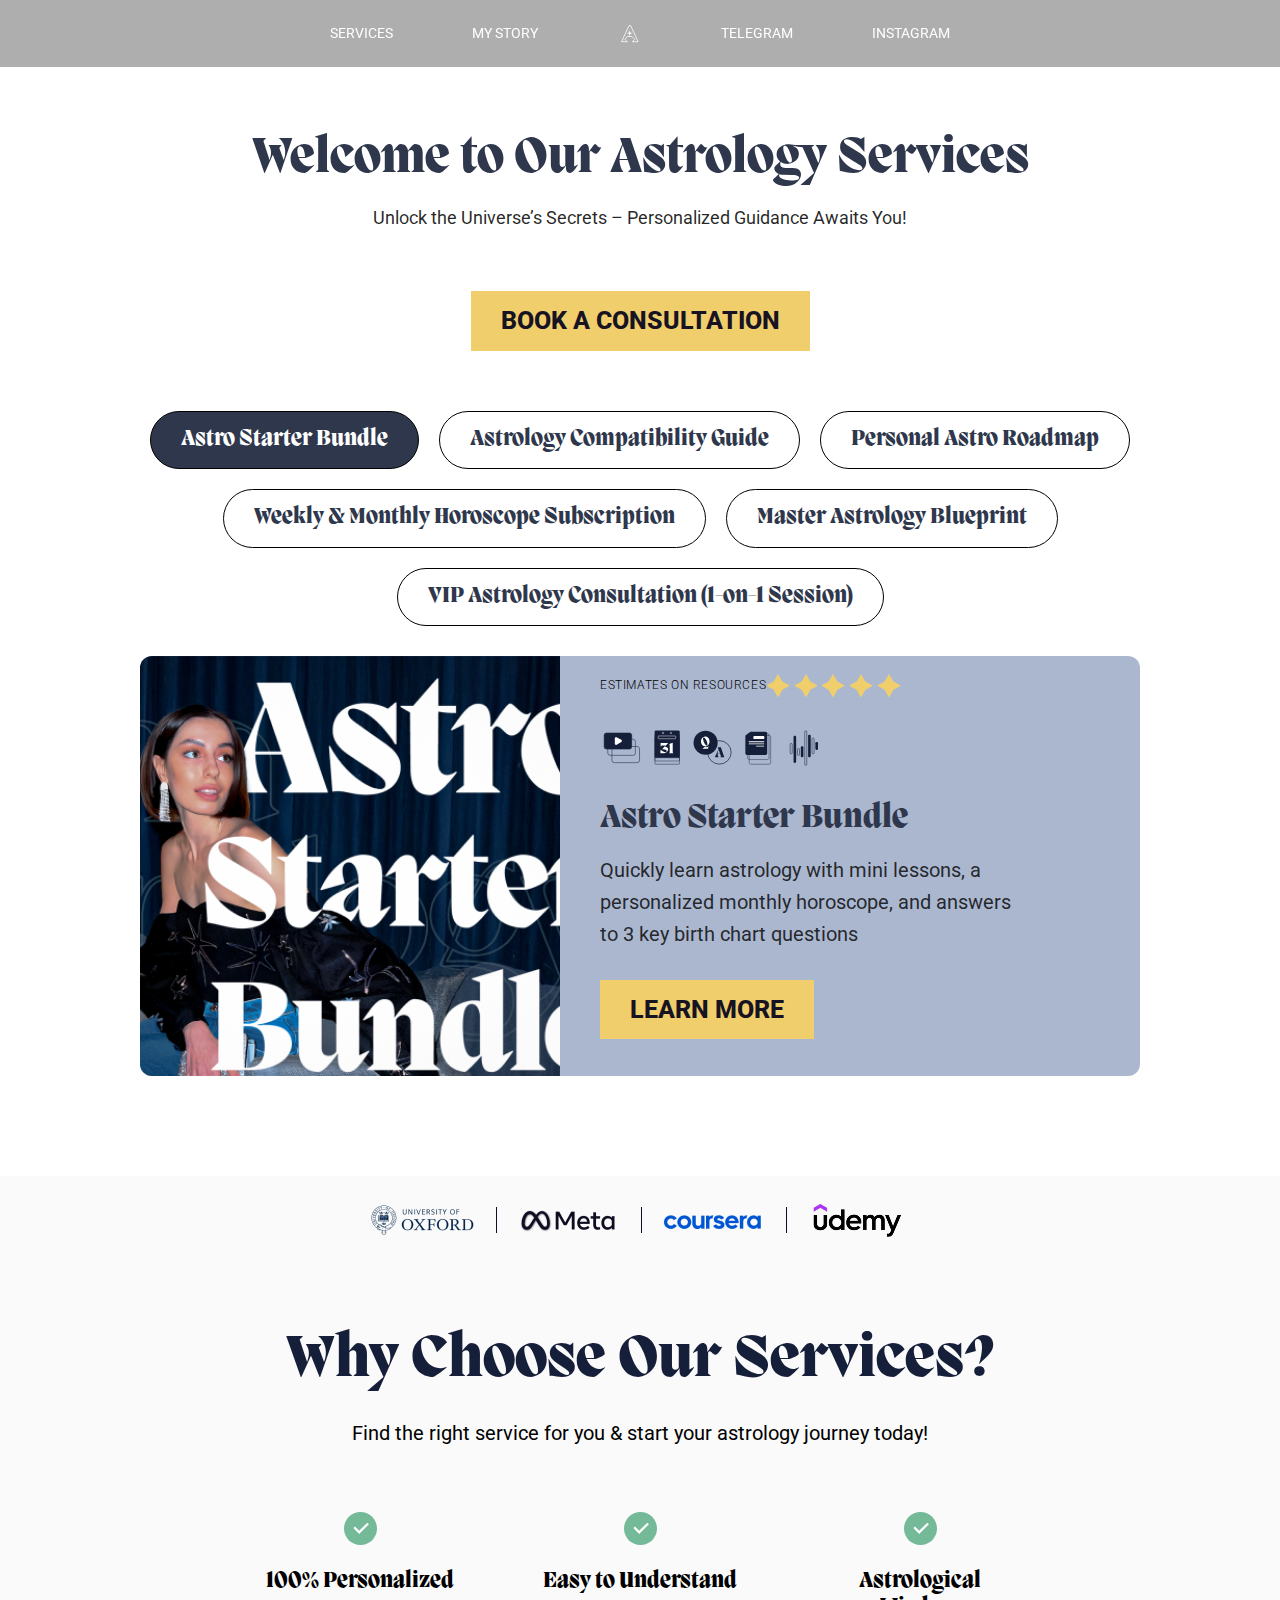
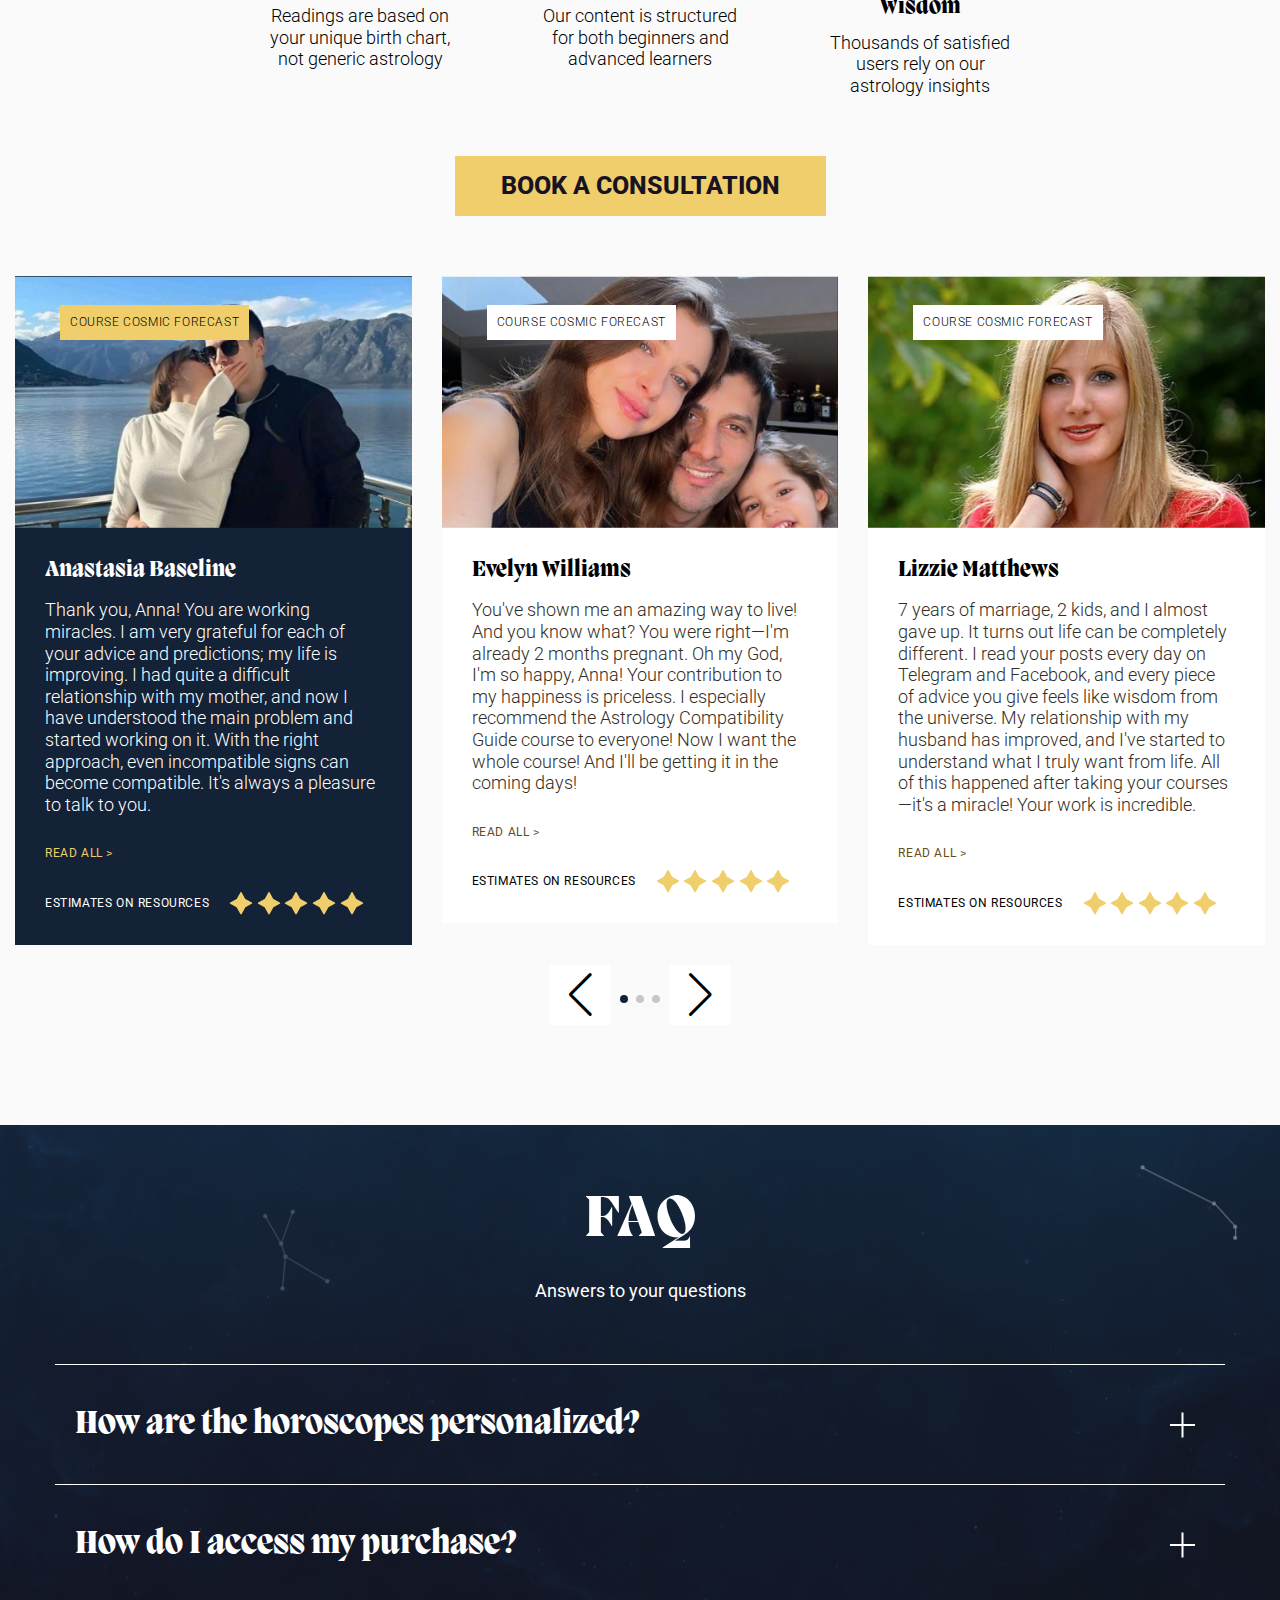
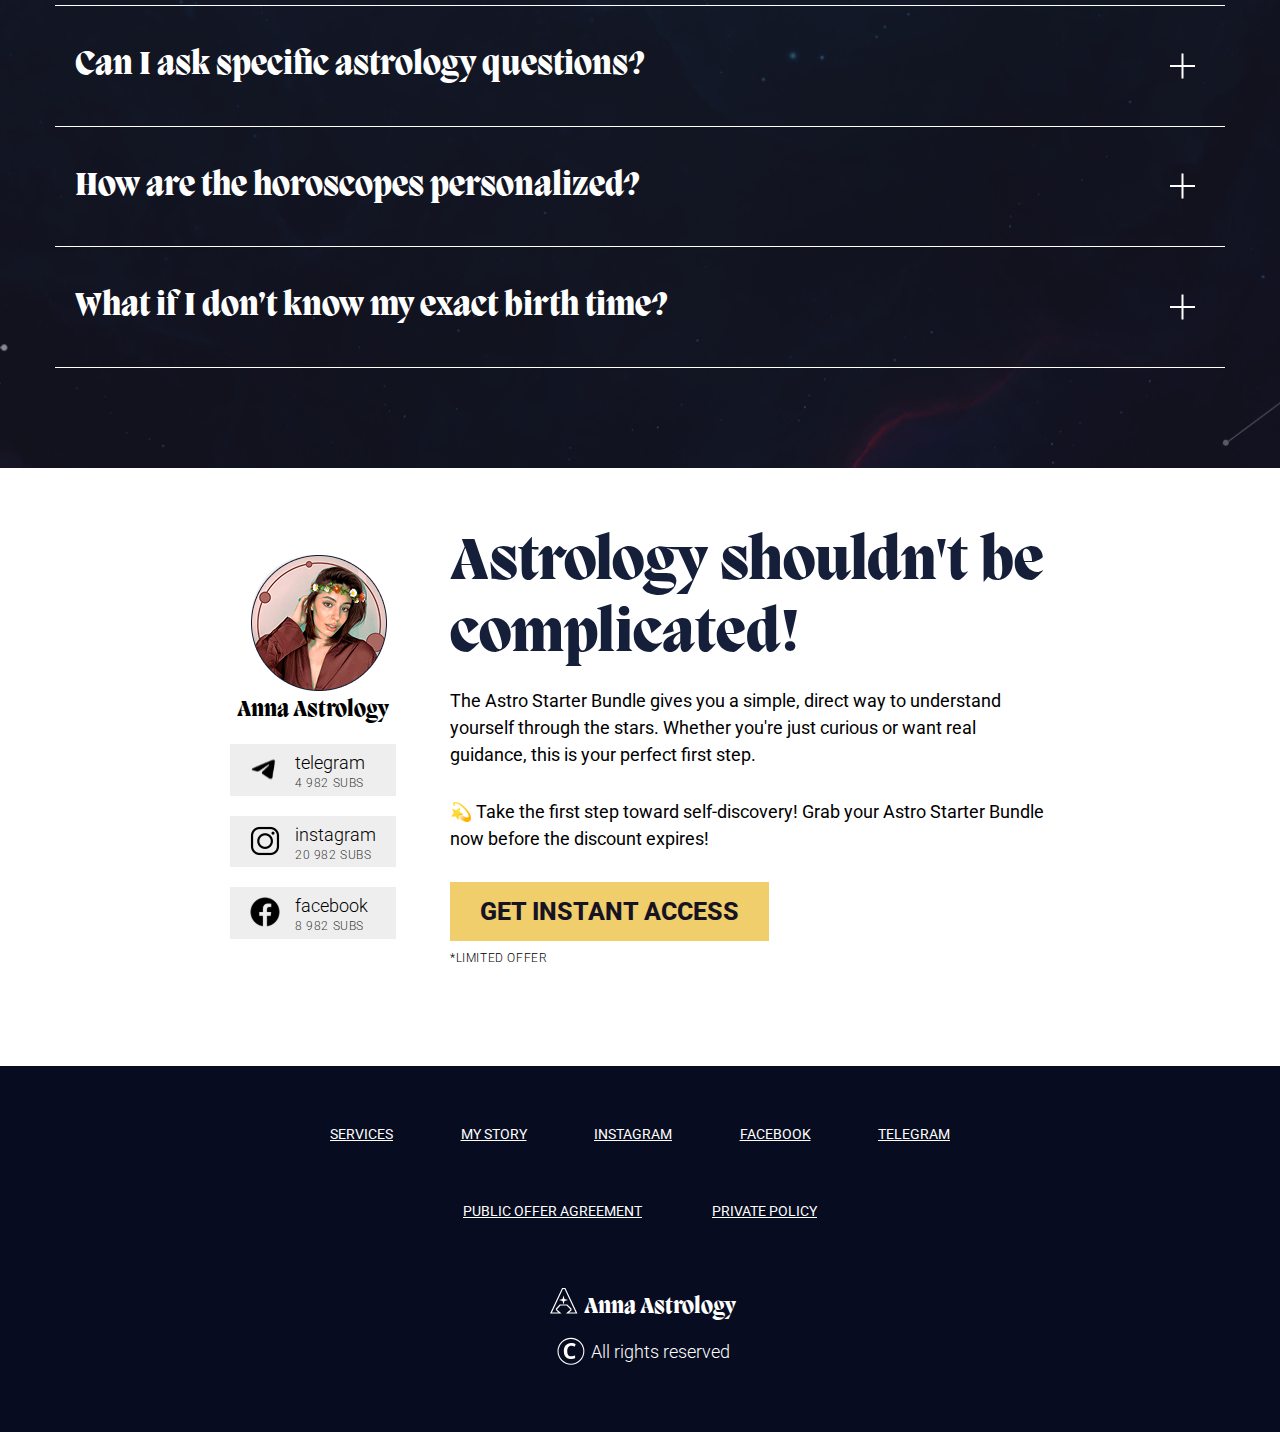
<file: services.html>
<!DOCTYPE html>
<html lang="en">

<head>
	<title>Services</title>
	<meta charset="UTF-8">
	<meta name="format-detection" content="telephone=no">
	<!-- <style>body{opacity: 0;}</style> -->
	<link rel="stylesheet" href="css/style.min.css?_v=20250219225549">
	<link rel="shortcut icon" href="favicon.ico">
	<!-- <meta name="robots" content="noindex, nofollow"> -->
	<meta name="viewport" content="width=device-width, initial-scale=1.0">
	<link rel="preconnect" href="https://fonts.googleapis.com">
	<link rel="preconnect" href="https://fonts.gstatic.com" crossorigin>
	<link
		href="https://fonts.googleapis.com/css2?family=Roboto:ital,wght@0,100..900;1,100..900&display=swap&_v=20250219225549"
		rel="stylesheet">
</head>

<body>
	<div class="wrapper services">
		<header class="header">
			<div class="header__container">
				<div class="header__body">
					<nav class="header__nav">
						<a href="./services.html" class="header__nav-link nav__link">services</a>
						<a href="./index.html" class="header__nav-link nav__link">my story</a>
						<div class="header__nav-logo">
							<img src="img/logo.svg" alt="">
						</div>
						<a href="https://t.me/anna_natalis" class="header__nav-link nav__link">telegram</a>
						<a href="https://www.instagram.com/annavonko" class="header__nav-link nav__link">instagram</a>
					</nav>
				</div>
			</div>
		</header>
		<main class="page">
			<section class="intro">
				<div class="intro__container">
					<div class="intro__body">
						<div class="intro__title">Welcome to Our Astrology Services</div>
						<div class="intro__suptitle section__suptitle"> Unlock the Universe’s Secrets – Personalized
							Guidance Awaits You! </div>
						<a href="https://www.instagram.com/annavonko"
							class="intro__link button__style button__text">book a consultation</a>
						<div class="intro__services">
							<div class="intro__services-buttons">
								<div data-service="starter"
									class="intro__services-button intro__services-button-active">
									Astro Starter Bundle
								</div>
								<div data-service="guide" class="intro__services-button">
									Astrology Compatibility Guide
								</div>
								<div data-service="roadmap" class="intro__services-button">
									Personal Astro Roadmap
								</div>
								<div data-service="horoscope" class="intro__services-button">
									Weekly & Monthly Horoscope Subscription
								</div>
								<div data-service="blueprint" class="intro__services-button">
									Master Astrology Blueprint
								</div>
								<div data-service="vip" class="intro__services-button">
									VIP Astrology Consultation (1-on-1 Session)
								</div>
							</div>
							<div class="intro__services-prev">
								<div class="intro__services-photo" data-da=".intro__services-info, 780">
									<img data-photo="starter" src="img/service1.png" alt="">
									<img data-photo="guide" src="img/service2.png" alt="">
									<img data-photo="roadmap" src="img/service3.png" alt="">
									<img data-photo="horoscope" src="img/service4.png" alt="">
									<img data-photo="blueprint" src="img/service5.png" alt="">
									<img data-photo="vip" src="img/service6.png" alt="">
									<img class="intro__services-photo-unique" src="img/unique.svg" alt="">
								</div>
								<div class="intro__services-info">
									<div class="intro__services-rating">
										Estimates on resources
										<div class="intro__services-rating-stars">
											<img src="img/rating.svg" alt="">
											<img src="img/rating.svg" alt="">
											<img src="img/rating.svg" alt="">
											<img src="img/rating.svg" alt="">
											<img src="img/rating.svg" alt="">
										</div>
									</div>
									<div class="intro__services-icons">
										<img src="img/service1.svg" alt="">
										<img src="img/service2.svg" alt="">
										<img src="img/service3.svg" alt="">
										<img src="img/service4.svg" alt="">
										<img src="img/service5.svg" alt="">
									</div>
									<div class="intro__services-title">
										<span data-title="starter">Astro Starter Bundle</span>
										<span data-title="guide">Astrology Compatibility Guide</span>
										<span data-title="roadmap">Personal Astro Roadmap</span>
										<span data-title="horoscope">Weekly & Monthly Horoscope Subscription</span>
										<span data-title="blueprint">Master Astrology Blueprint</span>
										<span data-title="vip">VIP Astrology Consultation (1-on-1 Session)</span>
									</div>
									<div class="intro__services-descr">
										<span data-descr="starter">Quickly learn astrology with mini lessons, a
											personalized monthly horoscope, and answers to 3 key birth chart
											questions</span>
										<span data-descr="guide">Decode love, friendships, and business relationships
											with a detailed zodiac compatibility guide.</span>
										<span data-descr="roadmap">A personalized 3, 6, or 12-month forecast revealing
											key life events and opportunities</span>
										<span data-descr="horoscope">Receive a personal horoscope every week or month,
											tailored to your birth chart</span>
										<span data-descr="blueprint">A step-by-step 14-video course taking you from
											astrology beginner to expert.</span>
										<span data-descr="vip">Exclusive private session covering career, love, and
											financial astrology insights.</span>
									</div>
									<a href="#" class="intro__services-link button__style button__text">
										<span data-link="starter">LeARN MORE</span>
										<span data-link="guide">GET YOU GuIDE</span>
										<span data-link="roadmap">SEE YOUR FUTURE</span>
										<span data-link="horoscope">SUBSCRIBE NOW</span>
										<span data-link="blueprint">START LEARNING</span>
										<span data-link="vip">BOOK YOUR SESSION</span>
									</a>
								</div>
							</div>
						</div>
					</div>
				</div>
			</section>
			<section class="labels">
				<div class="labels__container">
					<div class="labels__body">
						<div class="labels__list">
							<div class="labels__list-item">
								<img src="img/oxford.png" alt="">
							</div>
							<div class="labels__list-item">
								<img src="img/meta.png" alt="">
							</div>
							<div class="labels__list-item">
								<img src="img/course.png" alt="">
							</div>
							<div class="labels__list-item">
								<img src="img/udemy.png" alt="">
							</div>
						</div>
					</div>
				</div>
			</section>
			<section class="feedback">
				<div class="feedback__container">
					<div class="feedback__body">
						<div class="feedback__title section__title">Why Choose Our Services?</div>
						<div class="feedback__suptitle section__suptitle">Find the right service for you & start your
							astrology journey today!</div>
						<div class="feedback__list">
							<div class="feedback__list-item">
								<div class="feedback__list-icon">
									<img src="img/app.svg" alt="">
								</div>
								<div class="feedback__list-title item__title">100% Personalized</div>
								<div class="feedback__list-text item__text">Readings are based on your unique birth
									chart, not generic astrology</div>
							</div>
							<div class="feedback__list-item">
								<div class="feedback__list-icon">
									<img src="img/app.svg" alt="">
								</div>
								<div class="feedback__list-title item__title">Easy to Understand</div>
								<div class="feedback__list-text item__text">Our content is structured for both beginners
									and advanced learners</div>
							</div>
							<div class="feedback__list-item">
								<div class="feedback__list-icon">
									<img src="img/app.svg" alt="">
								</div>
								<div class="feedback__list-title item__title">Astrological Wisdom</div>
								<div class="feedback__list-text item__text">Thousands of satisfied users rely on our
									astrology insights</div>
							</div>
						</div>
						<a href="https://www.instagram.com/annavonko"
							class="feedback__link button__style button__text">book a consultation</a>
						<!-- Оболочка слайдера -->
						<div class="feedback__slider swiper">
							<!-- Двигающееся часть слайдера -->
							<div class="feedback__wrapper swiper-wrapper">
								<!-- Слайд -->
								<div class="feedback__slide swiper-slide">
									<div class="feedback__slide-photo">
										<div class="feedback__slide-prod">course cosmic forecast</div>
										<img src="img/rev2.png" alt="">
									</div>
									<div class="feedback__slide-descr">
										<div class="feedback__slide-title item__title">Anastasia Baseline</div>
										<div class="feedback__slide-text item__text">Thank you, Anna! You are working
											miracles.
											I am very grateful for each of your advice and predictions; my life is
											improving. I had quite a difficult relationship
											with my mother, and now I have understood the main problem and started
											working on it. With the right approach, even
											incompatible signs can become compatible.
											It's always a pleasure to talk to you.</div>
										<a href="#" class="feedback__slide-link">read all ></a>
										<div class="feedback__slide-rating">
											Estimates on resources
											<div class="feedback__slide-list">
												<img src="img/rating.svg" alt="">
												<img src="img/rating.svg" alt="">
												<img src="img/rating.svg" alt="">
												<img src="img/rating.svg" alt="">
												<img src="img/rating.svg" alt="">
											</div>
										</div>
									</div>
								</div>
								<div class="feedback__slide swiper-slide">
									<div class="feedback__slide-photo">
										<div class="feedback__slide-prod">course cosmic forecast</div>
										<img src="img/rev3.png" alt="">
									</div>
									<div class="feedback__slide-descr">
										<div class="feedback__slide-title item__title">Evelyn Williams</div>
										<div class="feedback__slide-text item__text">You've shown me an amazing way to
											live! And you know what? You were right—I'm already 2 months pregnant.
											Oh my God, I'm so happy, Anna! Your contribution to my happiness is
											priceless. I especially recommend the Astrology
											Compatibility Guide course to everyone!
											Now I want the whole course! And I'll be getting it in the coming days!
										</div>
										<a href="#" class="feedback__slide-link">read all ></a>
										<div class="feedback__slide-rating">
											Estimates on resources
											<div class="feedback__slide-list">
												<img src="img/rating.svg" alt="">
												<img src="img/rating.svg" alt="">
												<img src="img/rating.svg" alt="">
												<img src="img/rating.svg" alt="">
												<img src="img/rating.svg" alt="">
											</div>
										</div>
									</div>
								</div>
								<div class="feedback__slide swiper-slide">
									<div class="feedback__slide-photo">
										<div class="feedback__slide-prod">course cosmic forecast</div>
										<img src="img/rev.png" alt="">
									</div>
									<div class="feedback__slide-descr">
										<div class="feedback__slide-title item__title">Lizzie Matthews</div>
										<div class="feedback__slide-text item__text">7 years of marriage, 2 kids, and I
											almost gave up.
											It turns out life can be completely different. I read your posts every day
											on Telegram and Facebook, and every piece of
											advice you give feels like wisdom from the universe.
											My relationship with my husband has improved, and I've started to understand
											what I truly want from life. All of this
											happened after taking your courses—it's a miracle! Your work is incredible.
										</div>
										<a href="#" class="feedback__slide-link">read all ></a>
										<div class="feedback__slide-rating">
											Estimates on resources
											<div class="feedback__slide-list">
												<img src="img/rating.svg" alt="">
												<img src="img/rating.svg" alt="">
												<img src="img/rating.svg" alt="">
												<img src="img/rating.svg" alt="">
												<img src="img/rating.svg" alt="">
											</div>
										</div>
									</div>
								</div>
								<div class="feedback__slide swiper-slide">
									<div class="feedback__slide-photo">
										<div class="feedback__slide-prod">course cosmic forecast</div>
										<img src="img/rev2.png" alt="">
									</div>
									<div class="feedback__slide-descr">
										<div class="feedback__slide-title item__title">Anastasia Baseline</div>
										<div class="feedback__slide-text item__text">Anna's astrology course exceeded
											all my
											expectations. She explained everything so clearly, making even complex
											topics
											easy to grasp. I gained a deeper understanding of myself, my relationships,
											and
											the opportunities ahead. The practical
											tools and insights she shared have already helped me make positive changes
											in my
											life Highly recommend this course to
											anyone seeking clarity and growth!</div>
										<a href="#" class="feedback__slide-link">read all ></a>
										<div class="feedback__slide-rating">
											Estimates on resources
											<div class="feedback__slide-list">
												<img src="img/rating.svg" alt="">
												<img src="img/rating.svg" alt="">
												<img src="img/rating.svg" alt="">
												<img src="img/rating.svg" alt="">
												<img src="img/rating.svg" alt="">
											</div>
										</div>
									</div>
								</div>
								<div class="feedback__slide swiper-slide">
									<div class="feedback__slide-photo">
										<div class="feedback__slide-prod">course cosmic forecast</div>
										<img src="img/rev3.png" alt="">
									</div>
									<div class="feedback__slide-descr">
										<div class="feedback__slide-title item__title">Anastasia Baseline</div>
										<div class="feedback__slide-text item__text">Anna's astrology course exceeded
											all my
											expectations. She explained everything so clearly, making even complex
											topics
											easy to grasp. I gained a deeper understanding of myself, my relationships,
											and
											the opportunities ahead. The practical
											tools and insights she shared have already helped me make positive changes
											in my
											life Highly recommend this course to
											anyone seeking clarity and growth!</div>
										<a href="#" class="feedback__slide-link">read all ></a>
										<div class="feedback__slide-rating">
											Estimates on resources
											<div class="feedback__slide-list">
												<img src="img/rating.svg" alt="">
												<img src="img/rating.svg" alt="">
												<img src="img/rating.svg" alt="">
												<img src="img/rating.svg" alt="">
												<img src="img/rating.svg" alt="">
											</div>
										</div>
									</div>
								</div>

							</div>
							<!-- Если нужна пагинация -->
							<div class="swiper__nav">
								<button type="button" class="swiper-button-prev"></button>
								<div class="swiper-pagination"></div>
								<button type="button" class="swiper-button-next"></button>
							</div>
						</div>
					</div>
				</div>
			</section>
			<section class="faq">
				<div class="faq__container">
					<div class="faq__body">
						<div class="faq__title section__title">FAQ</div>
						<div class="faq__suptitle section__suptitle">Answers to your questions</div>
						<div data-spollers class="faq__spollers spollers">
							<div class="faq__spollers-item spollers__item">
								<button type="button" data-spoller class="faq__spollers-title spollers__title">How are
									the horoscopes personalized?</button>
								<div class="faq__spollers-body spollers__descr">All readings and reports are based on
									your exact birth date, time, and location, making them highly accurate
								</div>
							</div>
							<div class="faq__spollers-item spollers__item">
								<button type="button" data-spoller class="faq__spollers-title spollers__title">How do I
									access my purchase?</button>
								<div class="faq__spollers-body spollers__descr">Once you complete your purchase, you'll
									receive an email with instant access to your content
								</div>
							</div>
							<div class="faq__spollers-item spollers__item">
								<button type="button" data-spoller class="faq__spollers-title spollers__title">Can I ask
									specific astrology questions?</button>
								<div class="faq__spollers-body spollers__descr">All readings and reports are based on
									your exact birth date, time, and location, making them highly accurate
								</div>
							</div>
							<div class="faq__spollers-item spollers__item">
								<button type="button" data-spoller class="faq__spollers-title spollers__title">How are
									the horoscopes personalized?</button>
								<div class="faq__spollers-body spollers__descr">Yes! With services like Astro Starter
									Bundle and VIP Consultations, you can ask personalized questions
								</div>
							</div>
							<div class="faq__spollers-item spollers__item">
								<button type="button" data-spoller class="faq__spollers-title spollers__title">What if I
									don’t know my exact birth time?</button>
								<div class="faq__spollers-body spollers__descr">Our astrologers can provide guidance
									based on approximate birth times and refine details through alternative techniques.
									But it is recommended that if there is a chance to confirm the time, its always a
									better option
								</div>
							</div>
						</div>
					</div>
				</div>
				<img src="img/faq.png" alt="">
			</section>
			<section class="outro">
				<div class="outro__container">
					<div class="outro__body">
						<div class="outro__social">
							<div class="outro__social-photo">
								<img src="img/anna.png" alt="">
							</div>
							<div class="outro__social-title item__title">Anna Astrology</div>
							<div class="outro__social-list">
								<a href="https://t.me/anna_natalis" class="outro__social-list-item">
									<div class="outro__social-list-item-photo">
										<img src="img/tg.svg" alt="">
									</div>
									<div class="outro__social-list-item-info">
										<div class="outro__social-list-item-title">telegram</div>
										<div class="outro__social-list-item-descr">4 982 subs</div>
									</div>
								</a>
								<a href="https://www.instagram.com/annavonko" class="outro__social-list-item">
									<div class="outro__social-list-item-photo">
										<img src="img/inst.svg" alt="">
									</div>
									<div class="outro__social-list-item-info">
										<div class="outro__social-list-item-title">instagram</div>
										<div class="outro__social-list-item-descr">20 982 subs</div>
									</div>
								</a>
								<a href="#" class="outro__social-list-item">
									<div class="outro__social-list-item-photo">
										<img src="img/fb.svg" alt="">
									</div>
									<div class="outro__social-list-item-info">
										<div class="outro__social-list-item-title">facebook</div>
										<div class="outro__social-list-item-descr">8 982 subs</div>
									</div>
								</a>
							</div>
						</div>
						<div class="outro__info">
							<div class="outro__info-title section__title">Astrology shouldn't be complicated!</div>
							<div class="outro__info-descr section__suptitle">The Astro Starter Bundle gives you a
								simple, direct way to
								understand yourself through the stars. Whether you're just
								curious or want real guidance, this is your perfect first step.
								<span></span>
								💫 Take the first step toward self-discovery! Grab your Astro Starter Bundle now before
								the discount expires!
							</div>
							<div class="outro__info-link-container">
								<a href="https://www.instagram.com/annavonko"
									class="outro__info-link button__style button__text">
									get instant access
								</a>
								<div class="outro__info-link-limit small__text">*LIMITED OFFER</div>
							</div>
						</div>
					</div>
				</div>
			</section>
			<div class="contact__menu">
				<div class="contact__menu-list">
					<div class="contact__menu-item contact__menu-item-tg">
						<div class="contact__menu-item-img">
							<img src="img/tg__menu.svg" alt="">
						</div>
						<div class="contact__menu-item-text">telegram</div>
					</div>
					<div class="contact__menu-item contact__menu-item-inst">
						<div class="contact__menu-item-img">
							<img src="img/inst__menu.svg" alt="">
						</div>
						<div class="contact__menu-item-text">instagram</div>
					</div>
					<div class="contact__menu-item contact__menu-item-fb">
						<div class="contact__menu-item-img">
							<img src="img/fb__menu.svg" alt="">
						</div>
						<div class="contact__menu-item-text">facebook</div>
					</div>
				</div>
				<div class="contact__menu-button"> <span>contact me</span> <img src="img/msg.svg" alt=""></div>
			</div>
		</main>
		<footer class="footer">
			<div class="footer__container">
				<div class="footer__body">
					<nav class="footer__nav">
						<div class="footer__nav-row">
							<a href="./services.html" class="footer__nav-link nav__link">services</a>
							<a href="./index.html" class="footer__nav-link nav__link">my story</a>
							<a href="https://www.instagram.com/annavonko"
								class="footer__nav-link nav__link">instagram</a>
							<a href="#" class="footer__nav-link nav__link">facebook</a>
							<a href="https://t.me/anna_natalis" class="footer__nav-link nav__link">telegram</a>
						</div>
						<div class="footer__nav-row footer__nav-policy">
							<a href="#" class="footer__nav-link nav__link">PUBLIC OFFER AGREEMENT</a>
							<a href="#" class="footer__nav-link nav__link">PRIVATE POLICY</a>
						</div>
					</nav>
					<div class="footer__copy">
						<div class="footer__copy-logo item__title"> <img src="img/logo.svg" alt="">Anna Astrology</div>
						<div class="footer__copy-copy item__text"><img src="img/copy.svg" alt="">All rights reserved
						</div>
					</div>
				</div>
			</div>
		</footer>
	</div>
	<script src="js/app.min.js?_v=20250219225549"></script>
</body>

</html>
</file>
<file: css/style.min.css>
@charset "UTF-8";@font-face{font-family:MigraBold;font-display:swap;src:url(../fonts/Migra-Extrabold.woff2) format("woff2"),url(../fonts/Migra-Extrabold.woff) format("woff");font-weight:800;font-style:normal}@font-face{font-family:MigraLight;font-display:swap;src:url(../fonts/Migra-Extralight.woff2) format("woff2"),url(../fonts/Migra-Extralight.woff) format("woff");font-weight:200;font-style:normal}@font-face{font-family:MigraLightItalic;font-display:swap;src:url(../fonts/MigraItalic-ExtralightItalic.woff2) format("woff2"),url(../fonts/MigraItalic-ExtralightItalic.woff) format("woff");font-weight:200;font-style:italic}@font-face{font-family:MigraBoldItalic;font-display:swap;src:url(../fonts/MigraItalic-ExtraboldItalic.woff2) format("woff2"),url(../fonts/MigraItalic-ExtraboldItalic.woff) format("woff");font-weight:800;font-style:italic}*{padding:0;margin:0;border:0}*,:after,:before{-webkit-box-sizing:border-box;box-sizing:border-box}body,html{height:100%;min-width:320px}body{color:#000;line-height:1;font-family:Roboto,sans-serif;font-size:.875rem;-ms-text-size-adjust:100%;-moz-text-size-adjust:100%;-webkit-text-size-adjust:100%;-webkit-font-smoothing:antialiased;-moz-osx-font-smoothing:grayscale}button,input,textarea{font-family:Roboto,sans-serif;font-size:inherit}button{cursor:pointer;color:inherit;background-color:inherit}a{color:inherit}a:link,a:visited{text-decoration:none}a:hover{text-decoration:none}ul li{list-style:none}img{vertical-align:top}h1,h2,h3,h4,h5,h6{font-weight:inherit;font-size:inherit}.lock body{overflow:hidden;-ms-touch-action:none;touch-action:none}.wrapper{min-height:100%;display:-webkit-box;display:-ms-flexbox;display:flex;-webkit-box-orient:vertical;-webkit-box-direction:normal;-ms-flex-direction:column;flex-direction:column;overflow:hidden}.wrapper>main{-webkit-box-flex:1;-ms-flex:1 1 auto;flex:1 1 auto}.wrapper>*{min-width:0}[class*=__container]{max-width:73.125rem;-webkit-box-sizing:content-box;box-sizing:content-box;margin:0 auto;padding:0 .9375rem}.spollers{display:-ms-grid;display:grid;gap:15px}.spollers__item{font-size:1.25rem}.spollers__title{width:100%;cursor:default;text-align:left;border:1px solid #eee;padding:.625rem .9375rem;border-radius:.3125rem;position:relative}._spoller-init .spollers__title{cursor:pointer}._spoller-init .spollers__title::after,._spoller-init .spollers__title::before{content:"";position:absolute;right:10px;top:50%;background-color:#000;height:2px;width:15px;-webkit-transition:-webkit-transform .5s ease 0s;transition:-webkit-transform .5s ease 0s;transition:transform .5s ease 0s;transition:transform .5s ease 0s,-webkit-transform .5s ease 0s}._spoller-init .spollers__title::before{-webkit-transform:translate(-75%,-50%) rotate(40deg);-ms-transform:translate(-75%,-50%) rotate(40deg);transform:translate(-75%,-50%) rotate(40deg)}._spoller-init .spollers__title::after{-webkit-transform:translate(0,-50%) rotate(-40deg);-ms-transform:translate(0,-50%) rotate(-40deg);transform:translate(0,-50%) rotate(-40deg)}._spoller-init .spollers__title._spoller-active::before{-webkit-transform:translateX(-75%) rotate(-40deg);-ms-transform:translateX(-75%) rotate(-40deg);transform:translateX(-75%) rotate(-40deg)}._spoller-init .spollers__title._spoller-active::after{-webkit-transform:rotate(40deg);-ms-transform:rotate(40deg);transform:rotate(40deg)}.spollers__body{padding:1.25rem;border-radius:.3125rem;border:1px solid #eee}[class*=-ibg]{position:relative}[class*=-ibg] img{position:absolute;width:100%;height:100%;top:0;left:0;-o-object-fit:cover;object-fit:cover}[class*=-ibg_contain] img{-o-object-fit:contain;object-fit:contain}[class*=__body]{padding-top:60px;padding-bottom:100px}.intro__title{color:#fff;text-align:center;font-family:MigraBold,sans-serif;font-weight:800;line-height:120%;margin-bottom:.9375rem}@supports (font-size:clamp(2.1875rem ,1.875rem + 1.5625vw ,3.75rem)){.intro__title{font-size:clamp(2.1875rem ,1.875rem + 1.5625vw ,3.75rem)}}@supports not (font-size:clamp(2.1875rem ,1.875rem + 1.5625vw ,3.75rem)){.intro__title{font-size:calc(2.1875rem + 1.5625 * (100vw - 20rem)/ 100)}}.section__title{color:#151f39;text-align:center;font-family:MigraBold,sans-serif;line-height:120%}@supports (font-size:clamp(1.75rem ,1.0227272727rem + 3.6363636364vw ,3.75rem)){.section__title{font-size:clamp(1.75rem ,1.0227272727rem + 3.6363636364vw ,3.75rem)}}@supports not (font-size:clamp(1.75rem ,1.0227272727rem + 3.6363636364vw ,3.75rem)){.section__title{font-size:calc(1.75rem + 2 * (100vw - 20rem)/ 55)}}@supports (margin-bottom:clamp(1.875rem ,1.6477272727rem + 1.1363636364vw ,2.5rem)){.section__title{margin-bottom:clamp(1.875rem ,1.6477272727rem + 1.1363636364vw ,2.5rem)}}@supports not (margin-bottom:clamp(1.875rem ,1.6477272727rem + 1.1363636364vw ,2.5rem)){.section__title{margin-bottom:calc(1.875rem + .625 * (100vw - 20rem)/ 55)}}.section__suptitle{color:#fff;text-align:center;font-family:Roboto;line-height:150%}@supports (font-size:clamp(0.9375rem ,0.875rem + 0.3125vw ,1.25rem)){.section__suptitle{font-size:clamp(.9375rem ,.875rem + .3125vw ,1.25rem)}}@supports not (font-size:clamp(0.9375rem ,0.875rem + 0.3125vw ,1.25rem)){.section__suptitle{font-size:calc(.9375rem + .3125 * (100vw - 20rem)/ 100)}}@supports (margin-bottom:clamp(0.9375rem ,0.8125rem + 0.625vw ,1.5625rem)){.section__suptitle{margin-bottom:clamp(.9375rem ,.8125rem + .625vw ,1.5625rem)}}@supports not (margin-bottom:clamp(0.9375rem ,0.8125rem + 0.625vw ,1.5625rem)){.section__suptitle{margin-bottom:calc(.9375rem + .625 * (100vw - 20rem)/ 100)}}.item__title{color:#000;font-family:MigraBold,sans-serif;line-height:120%;margin-bottom:10px}@supports (font-size:clamp(0.875rem ,0.6931818182rem + 0.9090909091vw ,1.375rem)){.item__title{font-size:clamp(.875rem ,.6931818182rem + .9090909091vw ,1.375rem)}}@supports not (font-size:clamp(0.875rem ,0.6931818182rem + 0.9090909091vw ,1.375rem)){.item__title{font-size:calc(.875rem + .5 * (100vw - 20rem)/ 55)}}.item__text{color:#000;font-family:Roboto;font-weight:300;line-height:120%}@supports (font-size:clamp(0.8125rem ,0.6988636364rem + 0.5681818182vw ,1.125rem)){.item__text{font-size:clamp(.8125rem ,.6988636364rem + .5681818182vw ,1.125rem)}}@supports not (font-size:clamp(0.8125rem ,0.6988636364rem + 0.5681818182vw ,1.125rem)){.item__text{font-size:calc(.8125rem + .3125 * (100vw - 20rem)/ 55)}}.button__text{color:#171323;text-align:center;font-family:Roboto;font-weight:800;line-height:120%;text-transform:uppercase;-webkit-transition:all .3s ease 0s;transition:all .3s ease 0s}@supports (font-size:clamp(1.25rem ,1.15rem + 0.5vw ,1.75rem)){.button__text{font-size:clamp(1.25rem ,1.15rem + .5vw ,1.75rem)}}@supports not (font-size:clamp(1.25rem ,1.15rem + 0.5vw ,1.75rem)){.button__text{font-size:calc(1.25rem + .5 * (100vw - 20rem)/ 100)}}.button__style{padding:15px 30px;background:#efce6b;-webkit-transition:all .3s ease 0s;transition:all .3s ease 0s}.old__price{color:#d73030;text-align:center;font-family:Roboto;font-weight:200;line-height:120%;text-decoration-line:line-through}@supports (font-size:clamp(1.25rem ,1.15rem + 0.5vw ,1.75rem)){.old__price{font-size:clamp(1.25rem ,1.15rem + .5vw ,1.75rem)}}@supports not (font-size:clamp(1.25rem ,1.15rem + 0.5vw ,1.75rem)){.old__price{font-size:calc(1.25rem + .5 * (100vw - 20rem)/ 100)}}.nav__link{color:#fff;text-align:center;font-family:Roboto;text-transform:uppercase;line-height:120%}@supports (font-size:clamp(0.75rem ,0.7rem + 0.25vw ,1rem)){.nav__link{font-size:clamp(.75rem ,.7rem + .25vw ,1rem)}}@supports not (font-size:clamp(0.75rem ,0.7rem + 0.25vw ,1rem)){.nav__link{font-size:calc(.75rem + .25 * (100vw - 20rem)/ 100)}}@supports (gap:clamp(0.625rem ,0.0986842105rem + 2.6315789474vw ,1.25rem)){.gap20{gap:clamp(.625rem ,.0986842105rem + 2.6315789474vw ,1.25rem)}}@supports not (gap:clamp(0.625rem ,0.0986842105rem + 2.6315789474vw ,1.25rem)){.gap20{gap:calc(.625rem + .625 * (100vw - 20rem)/ 23.75)}}.small__text{color:#000;font-family:Roboto;font-size:12px;font-weight:300;line-height:120%;letter-spacing:.6px}.forecast .section__title{color:#072015}.forecast .item__title{color:#072015}.forecast .button__style{background:#255f45}.forecast .button__text{color:#e6d5ec}.match .section__title{color:#380e18}.match .item__title{color:#380e18}.match .button__style{background:#ffc5d9}.match .button__text{color:#6c062f}.feedback{background-color:#f5f5f5}.feedback__container{max-width:91.875rem}.feedback__title{max-width:922px;text-align:center;margin:0 auto 20px auto}.feedback__suptitle{color:#000;font-size:20px;line-height:160%;margin-bottom:60px}.feedback__slide{background-color:#fff}.feedback__slide-photo{position:relative}.feedback__slide-photo img{width:100%;height:100%;-o-object-fit:cover;object-fit:cover;pointer-events:none}.feedback__slide-prod{position:absolute;color:#000;font-size:12px;font-weight:300;line-height:120%;letter-spacing:.6px;text-transform:uppercase;padding:10px;background-color:#fff}@supports (top:clamp(0.875rem ,0.5340909091rem + 1.7045454545vw ,1.8125rem)){.feedback__slide-prod{top:clamp(.875rem ,.5340909091rem + 1.7045454545vw ,1.8125rem)}}@supports not (top:clamp(0.875rem ,0.5340909091rem + 1.7045454545vw ,1.8125rem)){.feedback__slide-prod{top:calc(.875rem + .9375 * (100vw - 20rem)/ 55)}}@supports (left:clamp(1.5rem ,1.0227272727rem + 2.3863636364vw ,2.8125rem)){.feedback__slide-prod{left:clamp(1.5rem ,1.0227272727rem + 2.3863636364vw ,2.8125rem)}}@supports not (left:clamp(1.5rem ,1.0227272727rem + 2.3863636364vw ,2.8125rem)){.feedback__slide-prod{left:calc(1.5rem + 1.3125 * (100vw - 20rem)/ 55)}}.feedback__slide-title{margin-bottom:.9375rem;color:#000}.feedback__slide-text{color:#332d24;margin-bottom:30px}.feedback__slide-link{color:#654b17;font-size:12px;line-height:120%;letter-spacing:.6px;text-transform:uppercase}.feedback__slide-rating{margin-top:30px;color:#000;font-size:12px;line-height:120%;letter-spacing:.6px;text-transform:uppercase;display:-webkit-box;display:-ms-flexbox;display:flex;-webkit-box-align:center;-ms-flex-align:center;align-items:center;gap:20px}@supports (width:clamp(1.1875rem ,1.0738636364rem + 0.5681818182vw ,1.5rem)){.feedback__slide-list img{width:clamp(1.1875rem ,1.0738636364rem + .5681818182vw ,1.5rem)}}@supports not (width:clamp(1.1875rem ,1.0738636364rem + 0.5681818182vw ,1.5rem)){.feedback__slide-list img{width:calc(1.1875rem + .3125 * (100vw - 20rem)/ 55)}}@supports (height:clamp(1.1875rem ,1.0738636364rem + 0.5681818182vw ,1.5rem)){.feedback__slide-list img{height:clamp(1.1875rem ,1.0738636364rem + .5681818182vw ,1.5rem)}}@supports not (height:clamp(1.1875rem ,1.0738636364rem + 0.5681818182vw ,1.5rem)){.feedback__slide-list img{height:calc(1.1875rem + .3125 * (100vw - 20rem)/ 55)}}.feedback__slide-descr{padding:30px}.faq{position:relative;overflow:hidden}.faq img{position:absolute;top:0;left:0;right:0;bottom:0;width:100%;height:100%;z-index:-1;-o-object-fit:cover;object-fit:cover;pointer-events:none}.faq__title{color:#fff}@supports (margin-bottom:clamp(0.3125rem ,-0.0284090909rem + 1.7045454545vw ,1.25rem)){.faq__title{margin-bottom:clamp(.3125rem ,-.0284090909rem + 1.7045454545vw ,1.25rem)}}@supports not (margin-bottom:clamp(0.3125rem ,-0.0284090909rem + 1.7045454545vw ,1.25rem)){.faq__title{margin-bottom:calc(.3125rem + .9375 * (100vw - 20rem)/ 55)}}.faq__suptitle{color:#fff}@supports (margin-bottom:clamp(1.25rem ,0.3409090909rem + 4.5454545455vw ,3.75rem)){.faq__suptitle{margin-bottom:clamp(1.25rem ,.3409090909rem + 4.5454545455vw ,3.75rem)}}@supports not (margin-bottom:clamp(1.25rem ,0.3409090909rem + 4.5454545455vw ,3.75rem)){.faq__suptitle{margin-bottom:calc(1.25rem + 2.5 * (100vw - 20rem)/ 55)}}.faq__spollers{gap:unset}.faq__spollers-item{border-bottom:1px solid #fff;padding:40px 20px}.faq__spollers-item:first-child{border-top:1px solid #fff}.faq__spollers-title{color:#fff;font-family:MigraBold,sans-serif;line-height:120%;border:unset;padding:unset}@supports (font-size:clamp(1.5rem ,1.2954545455rem + 1.0227272727vw ,2.0625rem)){.faq__spollers-title{font-size:clamp(1.5rem ,1.2954545455rem + 1.0227272727vw ,2.0625rem)}}@supports not (font-size:clamp(1.5rem ,1.2954545455rem + 1.0227272727vw ,2.0625rem)){.faq__spollers-title{font-size:calc(1.5rem + .5625 * (100vw - 20rem)/ 55)}}.faq__spollers-title::after,.faq__spollers-title::before{background-color:#fff!important;width:25px!important}.faq__spollers-title::before{-webkit-transform:translate(0,-50%) rotate(0)!important;-ms-transform:translate(0,-50%) rotate(0)!important;transform:translate(0,-50%) rotate(0)!important}.faq__spollers-title::after{-webkit-transform:translate(0,-50%) rotate(-90deg)!important;-ms-transform:translate(0,-50%) rotate(-90deg)!important;transform:translate(0,-50%) rotate(-90deg)!important}.faq__spollers-body{color:#fff;line-height:160%;border:unset}@supports (font-size:clamp(0.9375rem ,0.8238636364rem + 0.5681818182vw ,1.25rem)){.faq__spollers-body{font-size:clamp(.9375rem ,.8238636364rem + .5681818182vw ,1.25rem)}}@supports not (font-size:clamp(0.9375rem ,0.8238636364rem + 0.5681818182vw ,1.25rem)){.faq__spollers-body{font-size:calc(.9375rem + .3125 * (100vw - 20rem)/ 55)}}._spoller-init .spollers__title._spoller-active::after{-webkit-transform:rotate(0)!important;-ms-transform:rotate(0)!important;transform:rotate(0)!important}.header{background:rgba(93,93,93,.5);-webkit-backdrop-filter:blur(4.5px);backdrop-filter:blur(4.5px);position:fixed;top:0;left:0;right:0;z-index:10}.header__container{max-width:38.75rem}.header__body{padding-bottom:unset}@supports (padding-top:clamp(1.125rem ,1.075rem + 0.25vw ,1.375rem)){.header__body{padding-top:clamp(1.125rem ,1.075rem + .25vw ,1.375rem)}}@supports not (padding-top:clamp(1.125rem ,1.075rem + 0.25vw ,1.375rem)){.header__body{padding-top:calc(1.125rem + .25 * (100vw - 20rem)/ 100)}}@supports (padding-bottom:clamp(1.125rem ,1.075rem + 0.25vw ,1.375rem)){.header__body{padding-bottom:clamp(1.125rem ,1.075rem + .25vw ,1.375rem)}}@supports not (padding-bottom:clamp(1.125rem ,1.075rem + 0.25vw ,1.375rem)){.header__body{padding-bottom:calc(1.125rem + .25 * (100vw - 20rem)/ 100)}}.header__nav{display:-webkit-box;display:-ms-flexbox;display:flex;-webkit-box-align:center;-ms-flex-align:center;align-items:center;-webkit-box-pack:justify;-ms-flex-pack:justify;justify-content:space-between}.header__nav-logo{width:26px;height:26px}.header__nav-logo img{width:100%;height:100%;-o-object-fit:cover;object-fit:cover}.main .header{background:rgba(17,35,61,.2117647059)}.forecast .header{background:rgba(6,55,33,.39)}.match .header{background:rgba(162,44,34,.3)}.home .header{background:rgba(70,97,156,.3);-webkit-backdrop-filter:blur(2px);backdrop-filter:blur(2px)}.footer{background-color:#000}.footer__container{max-width:38.75rem}.footer__body{padding:60px 0}.footer__nav{display:-webkit-box;display:-ms-flexbox;display:flex;-webkit-box-orient:vertical;-webkit-box-direction:normal;-ms-flex-direction:column;flex-direction:column;gap:60px}.footer__nav:not(:last-child){margin-bottom:60px}.footer__nav-row{display:-webkit-box;display:-ms-flexbox;display:flex;-webkit-box-align:center;-ms-flex-align:center;align-items:center;-webkit-box-pack:justify;-ms-flex-pack:justify;justify-content:space-between}.footer__nav-policy{-webkit-box-pack:center;-ms-flex-pack:center;justify-content:center}@supports (gap:clamp(1.25rem ,-0.2546296296rem + 6.1728395062vw ,4.375rem)){.footer__nav-policy{gap:clamp(1.25rem ,-.2546296296rem + 6.1728395062vw ,4.375rem)}}@supports not (gap:clamp(1.25rem ,-0.2546296296rem + 6.1728395062vw ,4.375rem)){.footer__nav-policy{gap:calc(1.25rem + 3.125 * (100vw - 24.375rem)/ 50.625)}}.footer__nav-link{text-decoration:underline!important}.footer__nav-logo{width:26px;height:26px}.footer__copy-logo{color:#fff!important;display:-webkit-box;display:-ms-flexbox;display:flex;-webkit-box-align:end;-ms-flex-align:end;align-items:flex-end;-webkit-box-pack:center;-ms-flex-pack:center;justify-content:center}.footer__copy-copy{display:-webkit-box;display:-ms-flexbox;display:flex;-webkit-box-align:center;-ms-flex-align:center;align-items:center;color:#fff;-webkit-box-pack:center;-ms-flex-pack:center;justify-content:center}.main .footer{background:#17182c}.forecast .footer{background-color:#072015}.match .footer{background-color:#661b15}.home .footer{background-color:#070c20}.services .footer{background-color:#070c20}.intro{background-color:#000;position:relative}.intro__bg{position:absolute;top:0;left:0;right:0;bottom:0;width:100%;height:100%;-o-object-fit:cover;object-fit:cover;z-index:0;pointer-events:none}.intro__bg-mob{display:none}.intro__container{max-width:42.5rem;position:relative;z-index:9}.intro__title img{width:100%}@supports (width:clamp(2.1875rem ,1.6193181818rem + 2.8409090909vw ,3.75rem)){.intro__title img{width:clamp(2.1875rem ,1.6193181818rem + 2.8409090909vw ,3.75rem)}}@supports not (width:clamp(2.1875rem ,1.6193181818rem + 2.8409090909vw ,3.75rem)){.intro__title img{width:calc(2.1875rem + 1.5625 * (100vw - 20rem)/ 55)}}@supports (height:clamp(2.1875rem ,1.6193181818rem + 2.8409090909vw ,3.75rem)){.intro__title img{height:clamp(2.1875rem ,1.6193181818rem + 2.8409090909vw ,3.75rem)}}@supports not (height:clamp(2.1875rem ,1.6193181818rem + 2.8409090909vw ,3.75rem)){.intro__title img{height:calc(2.1875rem + 1.5625 * (100vw - 20rem)/ 55)}}@supports (padding-top:clamp(6.25rem ,4.9553571429rem + 6.4732142857vw ,8.0625rem)){.intro__body{padding-top:clamp(6.25rem ,4.9553571429rem + 6.4732142857vw ,8.0625rem)}}@supports not (padding-top:clamp(6.25rem ,4.9553571429rem + 6.4732142857vw ,8.0625rem)){.intro__body{padding-top:calc(6.25rem + 1.8125 * (100vw - 20rem)/ 28)}}.intro__adv{display:-webkit-box;display:-ms-flexbox;display:flex;-webkit-box-align:center;-ms-flex-align:center;align-items:center;gap:30px;-webkit-box-pack:center;-ms-flex-pack:center;justify-content:center;margin-top:300px;margin-bottom:60px}.intro__adv-item{display:-webkit-box;display:-ms-flexbox;display:flex;-webkit-box-orient:vertical;-webkit-box-direction:normal;-ms-flex-direction:column;flex-direction:column;-webkit-box-align:center;-ms-flex-align:center;align-items:center;-webkit-box-pack:center;-ms-flex-pack:center;justify-content:center;border-radius:50%;border:1px solid #fff}.intro__adv-1{padding:33px 15px;font-size:12px}@supports (width:clamp(7.5rem ,5.3571428571rem + 10.7142857143vw ,9.375rem)){.intro__adv-1{width:clamp(7.5rem ,5.3571428571rem + 10.7142857143vw ,9.375rem)}}@supports not (width:clamp(7.5rem ,5.3571428571rem + 10.7142857143vw ,9.375rem)){.intro__adv-1{width:calc(7.5rem + 1.875 * (100vw - 20rem)/ 17.5)}}@supports (height:clamp(7.5rem ,5.3571428571rem + 10.7142857143vw ,9.375rem)){.intro__adv-1{height:clamp(7.5rem ,5.3571428571rem + 10.7142857143vw ,9.375rem)}}@supports not (height:clamp(7.5rem ,5.3571428571rem + 10.7142857143vw ,9.375rem)){.intro__adv-1{height:calc(7.5rem + 1.875 * (100vw - 20rem)/ 17.5)}}.intro__adv-2{padding:40px 10px;font-size:12px}@supports (width:clamp(8.75rem ,6.6071428571rem + 10.7142857143vw ,10.625rem)){.intro__adv-2{width:clamp(8.75rem ,6.6071428571rem + 10.7142857143vw ,10.625rem)}}@supports not (width:clamp(8.75rem ,6.6071428571rem + 10.7142857143vw ,10.625rem)){.intro__adv-2{width:calc(8.75rem + 1.875 * (100vw - 20rem)/ 17.5)}}@supports (height:clamp(8.75rem ,6.6071428571rem + 10.7142857143vw ,10.625rem)){.intro__adv-2{height:clamp(8.75rem ,6.6071428571rem + 10.7142857143vw ,10.625rem)}}@supports not (height:clamp(8.75rem ,6.6071428571rem + 10.7142857143vw ,10.625rem)){.intro__adv-2{height:calc(8.75rem + 1.875 * (100vw - 20rem)/ 17.5)}}.intro__adv-3{padding:45px 25px;font-size:12px}@supports (width:clamp(10rem ,7.5rem + 12.5vw ,12.1875rem)){.intro__adv-3{width:clamp(10rem ,7.5rem + 12.5vw ,12.1875rem)}}@supports not (width:clamp(10rem ,7.5rem + 12.5vw ,12.1875rem)){.intro__adv-3{width:calc(10rem + 2.1875 * (100vw - 20rem)/ 17.5)}}@supports (height:clamp(10rem ,7.5rem + 12.5vw ,12.1875rem)){.intro__adv-3{height:clamp(10rem ,7.5rem + 12.5vw ,12.1875rem)}}@supports not (height:clamp(10rem ,7.5rem + 12.5vw ,12.1875rem)){.intro__adv-3{height:calc(10rem + 2.1875 * (100vw - 20rem)/ 17.5)}}.intro__adv-title{color:#fff;font-family:MigraBold,sans-serif;font-size:33px;line-height:120%}.intro__adv-text{color:rgba(255,255,255,.85);text-align:center;font-family:Arial;line-height:150%;text-transform:uppercase}.intro__link{display:inline-block;margin:0 auto}.intro__suptitle{text-align:center}@supports (margin-bottom:clamp(2.5rem ,2.0454545455rem + 2.2727272727vw ,3.75rem)){.intro__suptitle{margin-bottom:clamp(2.5rem ,2.0454545455rem + 2.2727272727vw ,3.75rem)}}@supports not (margin-bottom:clamp(2.5rem ,2.0454545455rem + 2.2727272727vw ,3.75rem)){.intro__suptitle{margin-bottom:calc(2.5rem + 1.25 * (100vw - 20rem)/ 55)}}.intro__buttons{margin:0 auto;-webkit-box-pack:center;-ms-flex-pack:center;justify-content:center}.intro__buttons .old__price{color:#ea8f8f}.intro__buttons .small__text{color:#fff}.intro__plan-title{color:#fff;text-align:center;font-family:MigraBold,sans-serif;line-height:120%}@supports (font-size:clamp(1.875rem ,1.8068181818rem + 0.3409090909vw ,2.0625rem)){.intro__plan-title{font-size:clamp(1.875rem ,1.8068181818rem + .3409090909vw ,2.0625rem)}}@supports not (font-size:clamp(1.875rem ,1.8068181818rem + 0.3409090909vw ,2.0625rem)){.intro__plan-title{font-size:calc(1.875rem + .1875 * (100vw - 20rem)/ 55)}}@supports (margin-bottom:clamp(0.9375rem ,0.8238636364rem + 0.5681818182vw ,1.25rem)){.intro__plan-title{margin-bottom:clamp(.9375rem ,.8238636364rem + .5681818182vw ,1.25rem)}}@supports not (margin-bottom:clamp(0.9375rem ,0.8238636364rem + 0.5681818182vw ,1.25rem)){.intro__plan-title{margin-bottom:calc(.9375rem + .3125 * (100vw - 20rem)/ 55)}}.intro__plan-list{display:-webkit-box;display:-ms-flexbox;display:flex;-webkit-box-align:start;-ms-flex-align:start;align-items:flex-start;gap:60px;-webkit-box-pack:center;-ms-flex-pack:center;justify-content:center;-ms-flex-wrap:wrap;flex-wrap:wrap}.intro__plan-item{display:-webkit-box;display:-ms-flexbox;display:flex;-webkit-box-orient:vertical;-webkit-box-direction:normal;-ms-flex-direction:column;flex-direction:column;-webkit-box-align:center;-ms-flex-align:center;align-items:center;-ms-flex-item-align:stretch;-ms-grid-row-align:stretch;align-self:stretch;-webkit-box-flex:1;-ms-flex:1;flex:1;min-height:100%;position:relative}@supports (font-size:clamp(0.9375rem ,0.8238636364rem + 0.5681818182vw ,1.25rem)){.intro__plan-item{font-size:clamp(.9375rem ,.8238636364rem + .5681818182vw ,1.25rem)}}@supports not (font-size:clamp(0.9375rem ,0.8238636364rem + 0.5681818182vw ,1.25rem)){.intro__plan-item{font-size:calc(.9375rem + .3125 * (100vw - 20rem)/ 55)}}.intro__plan-item:not(:last-child)::after{content:"";position:absolute;width:1px;height:194px;background-color:#fff;top:0}@supports (right:clamp(-1.5625rem ,0.2780172414rem + -4.8275862069vw ,-0.6875rem)){.intro__plan-item:not(:last-child)::after{right:clamp(-1.5625rem ,.2780172414rem + -4.8275862069vw ,-.6875rem)}}@supports not (right:clamp(-1.5625rem ,0.2780172414rem + -4.8275862069vw ,-0.6875rem)){.intro__plan-item:not(:last-child)::after{right:calc(-.6875rem + -.875 * (100vw - 20rem)/ 18.125)}}.intro__plan-item-title{color:#fff;text-align:center;line-height:160%}@supports (margin-top:clamp(0.625rem ,0.5113636364rem + 0.5681818182vw ,0.9375rem)){.intro__plan-item-img{margin-top:clamp(.625rem ,.5113636364rem + .5681818182vw ,.9375rem)}}@supports not (margin-top:clamp(0.625rem ,0.5113636364rem + 0.5681818182vw ,0.9375rem)){.intro__plan-item-img{margin-top:calc(.625rem + .3125 * (100vw - 20rem)/ 55)}}@supports (margin-bottom:clamp(0.625rem ,0.5113636364rem + 0.5681818182vw ,0.9375rem)){.intro__plan-item-img{margin-bottom:clamp(.625rem ,.5113636364rem + .5681818182vw ,.9375rem)}}@supports not (margin-bottom:clamp(0.625rem ,0.5113636364rem + 0.5681818182vw ,0.9375rem)){.intro__plan-item-img{margin-bottom:calc(.625rem + .3125 * (100vw - 20rem)/ 55)}}.intro__plan-item-price{color:#fff;text-align:center;line-height:160%;margin-bottom:4px}.intro__plan-item-descr{color:rgba(255,255,255,.8);text-align:center;font-size:12px;font-weight:300;line-height:120%;letter-spacing:.6px;text-transform:uppercase}@supports (margin-bottom:clamp(0.625rem ,0.3977272727rem + 1.1363636364vw ,1.25rem)){.intro__plan-item-descr:not(:last-child){margin-bottom:clamp(.625rem ,.3977272727rem + 1.1363636364vw ,1.25rem)}}@supports not (margin-bottom:clamp(0.625rem ,0.3977272727rem + 1.1363636364vw ,1.25rem)){.intro__plan-item-descr:not(:last-child){margin-bottom:calc(.625rem + .625 * (100vw - 20rem)/ 55)}}.intro__plan-item-time{color:#153a20;text-align:center;line-height:160%;background-color:#fff;padding:15px 30px;display:inline-block;margin-top:auto}.intro__preview{margin:0 auto;background-color:#eee}@supports (margin-top:clamp(1.5625rem ,1.4375rem + 0.625vw ,2.1875rem)){.intro__preview{margin-top:clamp(1.5625rem ,1.4375rem + .625vw ,2.1875rem)}}@supports not (margin-top:clamp(1.5625rem ,1.4375rem + 0.625vw ,2.1875rem)){.intro__preview{margin-top:calc(1.5625rem + .625 * (100vw - 20rem)/ 100)}}@supports (width:clamp(26.25rem ,3.2547169811rem + 81.7610062893vw ,42.5rem)){.intro__preview{width:clamp(26.25rem ,3.2547169811rem + 81.7610062893vw ,42.5rem)}}@supports not (width:clamp(26.25rem ,3.2547169811rem + 81.7610062893vw ,42.5rem)){.intro__preview{width:calc(26.25rem + 16.25 * (100vw - 28.125rem)/ 19.875)}}@supports (height:clamp(15rem ,2.1757075472rem + 45.5974842767vw ,24.0625rem)){.intro__preview{height:clamp(15rem ,2.1757075472rem + 45.5974842767vw ,24.0625rem)}}@supports not (height:clamp(15rem ,2.1757075472rem + 45.5974842767vw ,24.0625rem)){.intro__preview{height:calc(15rem + 9.0625 * (100vw - 28.125rem)/ 19.875)}}.labels{background-color:#fafafa}@supports (padding-top:clamp(1.125rem ,0.8875rem + 1.1875vw ,2.3125rem)){.labels__body{padding-top:clamp(1.125rem ,.8875rem + 1.1875vw ,2.3125rem)}}@supports not (padding-top:clamp(1.125rem ,0.8875rem + 1.1875vw ,2.3125rem)){.labels__body{padding-top:calc(1.125rem + 1.1875 * (100vw - 20rem)/ 100)}}@supports (padding-bottom:clamp(1.125rem ,0.8875rem + 1.1875vw ,2.3125rem)){.labels__body{padding-bottom:clamp(1.125rem ,.8875rem + 1.1875vw ,2.3125rem)}}@supports not (padding-bottom:clamp(1.125rem ,0.8875rem + 1.1875vw ,2.3125rem)){.labels__body{padding-bottom:calc(1.125rem + 1.1875 * (100vw - 20rem)/ 100)}}.labels__list{display:-webkit-box;display:-ms-flexbox;display:flex;-webkit-box-pack:center;-ms-flex-pack:center;justify-content:center;-webkit-box-align:center;-ms-flex-align:center;align-items:center}@supports (gap:clamp(1.5625rem ,1.2215909091rem + 1.7045454545vw ,2.5rem)){.labels__list{gap:clamp(1.5625rem ,1.2215909091rem + 1.7045454545vw ,2.5rem)}}@supports not (gap:clamp(1.5625rem ,1.2215909091rem + 1.7045454545vw ,2.5rem)){.labels__list{gap:calc(1.5625rem + .9375 * (100vw - 20rem)/ 55)}}.labels__list-item{display:-webkit-box;display:-ms-flexbox;display:flex;-webkit-box-align:center;-ms-flex-align:center;align-items:center;-webkit-box-pack:center;-ms-flex-pack:center;justify-content:center;position:relative}@supports (width:clamp(4.0625rem ,3.1534090909rem + 4.5454545455vw ,6.5625rem)){.labels__list-item{width:clamp(4.0625rem ,3.1534090909rem + 4.5454545455vw ,6.5625rem)}}@supports not (width:clamp(4.0625rem ,3.1534090909rem + 4.5454545455vw ,6.5625rem)){.labels__list-item{width:calc(4.0625rem + 2.5 * (100vw - 20rem)/ 55)}}@supports (height:clamp(1.25rem ,1.0227272727rem + 1.1363636364vw ,1.875rem)){.labels__list-item{height:clamp(1.25rem ,1.0227272727rem + 1.1363636364vw ,1.875rem)}}@supports not (height:clamp(1.25rem ,1.0227272727rem + 1.1363636364vw ,1.875rem)){.labels__list-item{height:calc(1.25rem + .625 * (100vw - 20rem)/ 55)}}.labels__list-item:not(:last-child)::after{content:"";position:absolute;width:1px;background-color:#0e0e20;top:2px}@supports (height:clamp(0.875rem ,0.375rem + 2.5vw ,1.625rem)){.labels__list-item:not(:last-child)::after{height:clamp(.875rem ,.375rem + 2.5vw ,1.625rem)}}@supports not (height:clamp(0.875rem ,0.375rem + 2.5vw ,1.625rem)){.labels__list-item:not(:last-child)::after{height:calc(.875rem + .75 * (100vw - 20rem)/ 30)}}@supports (right:clamp(-1.375rem ,-0.5416666667rem + -1.6666666667vw ,-0.875rem)){.labels__list-item:not(:last-child)::after{right:clamp(-1.375rem ,-.5416666667rem + -1.6666666667vw ,-.875rem)}}@supports not (right:clamp(-1.375rem ,-0.5416666667rem + -1.6666666667vw ,-0.875rem)){.labels__list-item:not(:last-child)::after{right:calc(-.875rem + -.5 * (100vw - 20rem)/ 30)}}.labels__list-item img{-o-object-fit:cover;object-fit:cover}.lost__top{display:-webkit-box;display:-ms-flexbox;display:flex;gap:60px}.lost__bottom{display:-webkit-box;display:-ms-flexbox;display:flex;margin-top:100px;gap:10px}.lost__bottom img{pointer-events:none;width:100%;height:100%;-o-object-fit:cover;object-fit:cover}.lost__bottom-row{display:-webkit-box;display:-ms-flexbox;display:flex;gap:10px}.lost__bottom-item{-ms-flex-item-align:stretch;-ms-grid-row-align:stretch;align-self:stretch}.need__container{max-width:47.5rem}@supports (margin-bottom:clamp(1.25rem ,1.125rem + 0.625vw ,1.875rem)){.need__title{margin-bottom:clamp(1.25rem ,1.125rem + .625vw ,1.875rem)}}@supports not (margin-bottom:clamp(1.25rem ,1.125rem + 0.625vw ,1.875rem)){.need__title{margin-bottom:calc(1.25rem + .625 * (100vw - 20rem)/ 100)}}.need__list{display:-webkit-box;display:-ms-flexbox;display:flex}@supports (gap:clamp(0.9375rem ,0.0625rem + 4.375vw ,5.3125rem)){.need__list{gap:clamp(.9375rem ,.0625rem + 4.375vw ,5.3125rem)}}@supports not (gap:clamp(0.9375rem ,0.0625rem + 4.375vw ,5.3125rem)){.need__list{gap:calc(.9375rem + 4.375 * (100vw - 20rem)/ 100)}}.need__list-item{display:-webkit-box;display:-ms-flexbox;display:flex;-webkit-box-orient:vertical;-webkit-box-direction:normal;-ms-flex-direction:column;flex-direction:column;-webkit-box-align:center;-ms-flex-align:center;align-items:center;text-align:center;width:100%}.need__list-item-photo{margin-bottom:20px}@supports (width:clamp(4.6875rem ,4.0625rem + 3.125vw ,7.8125rem)){.need__list-item-photo{width:clamp(4.6875rem ,4.0625rem + 3.125vw ,7.8125rem)}}@supports not (width:clamp(4.6875rem ,4.0625rem + 3.125vw ,7.8125rem)){.need__list-item-photo{width:calc(4.6875rem + 3.125 * (100vw - 20rem)/ 100)}}@supports (height:clamp(4.6875rem ,4.0625rem + 3.125vw ,7.8125rem)){.need__list-item-photo{height:clamp(4.6875rem ,4.0625rem + 3.125vw ,7.8125rem)}}@supports not (height:clamp(4.6875rem ,4.0625rem + 3.125vw ,7.8125rem)){.need__list-item-photo{height:calc(4.6875rem + 3.125 * (100vw - 20rem)/ 100)}}.need__list-item-photo img{width:100%;height:100%;-o-object-fit:cover;object-fit:cover;pointer-events:none}.include{background-color:#f5f5f5}.include__info{display:-webkit-box;display:-ms-flexbox;display:flex;gap:63px;-webkit-box-pack:center;-ms-flex-pack:center;justify-content:center;margin-bottom:25px}.include__info-list{display:-webkit-box;display:-ms-flexbox;display:flex;-webkit-box-orient:vertical;-webkit-box-direction:normal;-ms-flex-direction:column;flex-direction:column}@supports (gap:clamp(1.5625rem ,1.1875rem + 1.875vw ,3.4375rem)){.include__info-list{gap:clamp(1.5625rem ,1.1875rem + 1.875vw ,3.4375rem)}}@supports not (gap:clamp(1.5625rem ,1.1875rem + 1.875vw ,3.4375rem)){.include__info-list{gap:calc(1.5625rem + 1.875 * (100vw - 20rem)/ 100)}}.include__info-item{display:-webkit-box;display:-ms-flexbox;display:flex}.include__info-item-photo{width:80px;height:80px;display:-webkit-box;display:-ms-flexbox;display:flex;-webkit-box-align:center;-ms-flex-align:center;align-items:center;-webkit-box-pack:center;-ms-flex-pack:center;justify-content:center}.include__info-item-photo img{width:100%;height:100%;-o-object-fit:cover;object-fit:cover}@supports (max-width:clamp(9.375rem ,-29.0865384615rem + 192.3076923077vw ,15.625rem)){.include__info-item-text{max-width:clamp(9.375rem ,-29.0865384615rem + 192.3076923077vw ,15.625rem)}}@supports not (max-width:clamp(9.375rem ,-29.0865384615rem + 192.3076923077vw ,15.625rem)){.include__info-item-text{max-width:calc(9.375rem + 6.25 * (100vw - 20rem)/ 3.25)}}.include__info-preview{background-color:#333;position:relative;margin-bottom:30px}@supports (width:clamp(18rem ,10.9090909091rem + 35.4545454545vw ,37.5rem)){.include__info-preview{width:clamp(18rem ,10.9090909091rem + 35.4545454545vw ,37.5rem)}}@supports not (width:clamp(18rem ,10.9090909091rem + 35.4545454545vw ,37.5rem)){.include__info-preview{width:calc(18rem + 19.5 * (100vw - 20rem)/ 55)}}@supports (height:clamp(9.6875rem ,5.8693181818rem + 19.0909090909vw ,20.1875rem)){.include__info-preview{height:clamp(9.6875rem ,5.8693181818rem + 19.0909090909vw ,20.1875rem)}}@supports not (height:clamp(9.6875rem ,5.8693181818rem + 19.0909090909vw ,20.1875rem)){.include__info-preview{height:calc(9.6875rem + 10.5 * (100vw - 20rem)/ 55)}}.include__info-preview img{width:100%;height:100%;-o-object-fit:cover;object-fit:cover}.include__info-timer{position:absolute;bottom:15px;left:18px;display:-webkit-box;display:-ms-flexbox;display:flex}.include__info-timer-container{display:-webkit-box;display:-ms-flexbox;display:flex;background-color:#000}@supports (gap:clamp(0.9375rem ,0.75rem + 0.9375vw ,1.875rem)){.include__info-timer-container{gap:clamp(.9375rem ,.75rem + .9375vw ,1.875rem)}}@supports not (gap:clamp(0.9375rem ,0.75rem + 0.9375vw ,1.875rem)){.include__info-timer-container{gap:calc(.9375rem + .9375 * (100vw - 20rem)/ 100)}}@supports (padding-left:clamp(0.9375rem ,0.8rem + 0.6875vw ,1.625rem)){.include__info-timer-container{padding-left:clamp(.9375rem ,.8rem + .6875vw ,1.625rem)}}@supports not (padding-left:clamp(0.9375rem ,0.8rem + 0.6875vw ,1.625rem)){.include__info-timer-container{padding-left:calc(.9375rem + .6875 * (100vw - 20rem)/ 100)}}@supports (padding-right:clamp(0.9375rem ,0.8rem + 0.6875vw ,1.625rem)){.include__info-timer-container{padding-right:clamp(.9375rem ,.8rem + .6875vw ,1.625rem)}}@supports not (padding-right:clamp(0.9375rem ,0.8rem + 0.6875vw ,1.625rem)){.include__info-timer-container{padding-right:calc(.9375rem + .6875 * (100vw - 20rem)/ 100)}}@supports (padding-bottom:clamp(0.75rem ,0.675rem + 0.375vw ,1.125rem)){.include__info-timer-container{padding-bottom:clamp(.75rem ,.675rem + .375vw ,1.125rem)}}@supports not (padding-bottom:clamp(0.75rem ,0.675rem + 0.375vw ,1.125rem)){.include__info-timer-container{padding-bottom:calc(.75rem + .375 * (100vw - 20rem)/ 100)}}@supports (padding-top:clamp(0.5rem ,0.4375rem + 0.3125vw ,0.8125rem)){.include__info-timer-container{padding-top:clamp(.5rem ,.4375rem + .3125vw ,.8125rem)}}@supports not (padding-top:clamp(0.5rem ,0.4375rem + 0.3125vw ,0.8125rem)){.include__info-timer-container{padding-top:calc(.5rem + .3125 * (100vw - 20rem)/ 100)}}.include__info-timer-left{color:#fff;font-weight:700;line-height:109.7%;display:-webkit-box;display:-ms-flexbox;display:flex;-webkit-box-orient:vertical;-webkit-box-direction:normal;-ms-flex-direction:column;flex-direction:column;gap:7px;-webkit-box-align:center;-ms-flex-align:center;align-items:center;-webkit-box-pack:center;-ms-flex-pack:center;justify-content:center;position:relative}@supports (font-size:clamp(1.5rem ,1.3625rem + 0.6875vw ,2.1875rem)){.include__info-timer-left{font-size:clamp(1.5rem ,1.3625rem + .6875vw ,2.1875rem)}}@supports not (font-size:clamp(1.5rem ,1.3625rem + 0.6875vw ,2.1875rem)){.include__info-timer-left{font-size:calc(1.5rem + .6875 * (100vw - 20rem)/ 100)}}.include__info-timer-left:not(:last-child)::after{content:":";position:absolute;top:0}@supports (right:clamp(-1.25rem ,-0.275rem + -0.8125vw ,-0.4375rem)){.include__info-timer-left:not(:last-child)::after{right:clamp(-1.25rem ,-.275rem + -.8125vw ,-.4375rem)}}@supports not (right:clamp(-1.25rem ,-0.275rem + -0.8125vw ,-0.4375rem)){.include__info-timer-left:not(:last-child)::after{right:calc(-.4375rem + -.8125 * (100vw - 20rem)/ 100)}}.include__info-timer-left span{color:#fff;text-align:center;font-family:Arial;font-size:11.135px;line-height:150%}.include__info-timer-text{color:#000;text-align:center;font-family:MigraBold,sans-serif;line-height:109.7%;background-color:#efce6b}@supports (font-size:clamp(0.75rem ,0.6875rem + 0.3125vw ,1.0625rem)){.include__info-timer-text{font-size:clamp(.75rem ,.6875rem + .3125vw ,1.0625rem)}}@supports not (font-size:clamp(0.75rem ,0.6875rem + 0.3125vw ,1.0625rem)){.include__info-timer-text{font-size:calc(.75rem + .3125 * (100vw - 20rem)/ 100)}}@supports (padding-top:clamp(1.0625rem ,0.95rem + 0.5625vw ,1.625rem)){.include__info-timer-text{padding-top:clamp(1.0625rem ,.95rem + .5625vw ,1.625rem)}}@supports not (padding-top:clamp(1.0625rem ,0.95rem + 0.5625vw ,1.625rem)){.include__info-timer-text{padding-top:calc(1.0625rem + .5625 * (100vw - 20rem)/ 100)}}@supports (padding-bottom:clamp(0.75rem ,0.675rem + 0.375vw ,1.125rem)){.include__info-timer-text{padding-bottom:clamp(.75rem ,.675rem + .375vw ,1.125rem)}}@supports not (padding-bottom:clamp(0.75rem ,0.675rem + 0.375vw ,1.125rem)){.include__info-timer-text{padding-bottom:calc(.75rem + .375 * (100vw - 20rem)/ 100)}}@supports (padding-right:clamp(0.25rem ,0.225rem + 0.125vw ,0.375rem)){.include__info-timer-text{padding-right:clamp(.25rem ,.225rem + .125vw ,.375rem)}}@supports not (padding-right:clamp(0.25rem ,0.225rem + 0.125vw ,0.375rem)){.include__info-timer-text{padding-right:calc(.25rem + .125 * (100vw - 20rem)/ 100)}}@supports (padding-left:clamp(0.25rem ,0.225rem + 0.125vw ,0.375rem)){.include__info-timer-text{padding-left:clamp(.25rem ,.225rem + .125vw ,.375rem)}}@supports not (padding-left:clamp(0.25rem ,0.225rem + 0.125vw ,0.375rem)){.include__info-timer-text{padding-left:calc(.25rem + .125 * (100vw - 20rem)/ 100)}}.include__info-buttons{display:-webkit-box;display:-ms-flexbox;display:flex;-webkit-box-align:start;-ms-flex-align:start;align-items:flex-start;gap:15px}.include__info-buttons-new{display:-webkit-box;display:-ms-flexbox;display:flex;-webkit-box-orient:vertical;-webkit-box-direction:normal;-ms-flex-direction:column;flex-direction:column;gap:10px}.include__info-buttons-new-limit{text-transform:uppercase}.include__benefits-title{color:#151f39;font-family:MigraBold,sans-serif;font-weight:800;line-height:120%;display:-webkit-box;display:-ms-flexbox;display:flex;-webkit-box-align:end;-ms-flex-align:end;align-items:flex-end;gap:30px}@supports (font-size:clamp(1.5rem ,1.2276853253rem + 1.3615733737vw ,2.0625rem)){.include__benefits-title{font-size:clamp(1.5rem ,1.2276853253rem + 1.3615733737vw ,2.0625rem)}}@supports not (font-size:clamp(1.5rem ,1.2276853253rem + 1.3615733737vw ,2.0625rem)){.include__benefits-title{font-size:calc(1.5rem + .5625 * (100vw - 20rem)/ 41.3125)}}@supports (padding-left:clamp(0.0000000625rem ,-33.4090905682rem + 54.5454540909vw ,7.5rem)){.include__benefits-title{padding-left:clamp(.0000000625rem ,-33.4090905682rem + 54.5454540909vw ,7.5rem)}}@supports not (padding-left:clamp(0.0000000625rem ,-33.4090905682rem + 54.5454540909vw ,7.5rem)){.include__benefits-title{padding-left:calc(.0000000625rem + 7.4999999375 * (100vw - 61.25rem)/ 13.75)}}.include__benefits-title img{pointer-events:none;max-width:140px;max-height:176px;width:100%;height:100%;-o-object-fit:cover;object-fit:cover}.include__benefits-list{padding:50px 5px;border:1px solid #000;display:-webkit-box;display:-ms-flexbox;display:flex;-webkit-box-pack:center;-ms-flex-pack:center;justify-content:center;-webkit-box-align:center;-ms-flex-align:center;align-items:center;gap:108px;margin-top:-.0625rem}.include__benefits-list-item{max-width:240px;text-align:center;color:#000;margin-bottom:unset;position:relative}.include__benefits-list-item:not(:last-child)::after{content:"";position:absolute;background-image:url(../img/plus.svg);width:40px;height:33px;background-position:50 50;background-repeat:no-repeat;right:-72px;top:25px}.outro__container{max-width:820px}.outro__body{display:-webkit-box;display:-ms-flexbox;display:flex;gap:54px}.outro__social{display:-webkit-box;display:-ms-flexbox;display:flex;-webkit-box-orient:vertical;-webkit-box-direction:normal;-ms-flex-direction:column;flex-direction:column;-webkit-box-align:center;-ms-flex-align:center;align-items:center;-webkit-box-pack:center;-ms-flex-pack:center;justify-content:center}.outro__social-title{margin-bottom:20px;text-align:center}.outro__social-photo{width:125px;height:125px;background-color:#eee;border-radius:50%;margin-bottom:18px}.outro__social-list{display:-webkit-box;display:-ms-flexbox;display:flex;-webkit-box-orient:vertical;-webkit-box-direction:normal;-ms-flex-direction:column;flex-direction:column;gap:20px}.outro__social-list-item{background-color:#eee;padding:5px 20px 5px 15px;display:-webkit-box;display:-ms-flexbox;display:flex;gap:10px}.outro__social-list-item-photo{width:40px;height:40px}.outro__social-list-item-photo img{width:100%;height:100%;-o-object-fit:cover;object-fit:cover}.outro__social-list-item-title{color:#000;font-size:18px;font-weight:300;line-height:150%}.outro__social-list-item-descr{color:rgba(0,0,0,.8);font-size:12px;font-weight:300;line-height:120%;letter-spacing:.6px;text-transform:uppercase}.outro__info-title{margin-bottom:15px;text-align:left}.outro__info-descr{color:#000;display:-webkit-box;display:-ms-flexbox;display:flex;-webkit-box-orient:vertical;-webkit-box-direction:normal;-ms-flex-direction:column;flex-direction:column;gap:15px;margin-bottom:30px;-webkit-box-align:start;-ms-flex-align:start;align-items:flex-start;text-align:left}.outro__info-link-container{display:-webkit-box;display:-ms-flexbox;display:flex;-webkit-box-orient:vertical;-webkit-box-direction:normal;-ms-flex-direction:column;flex-direction:column;gap:10px;-webkit-box-align:start;-ms-flex-align:start;align-items:flex-start}.contact__menu{display:none;position:fixed;bottom:15px;right:10px;max-height:41px;width:145px;z-index:100}.contact__menu-list{-webkit-transition:all .3s ease 0s;transition:all .3s ease 0s;position:absolute;top:0;width:100%;height:0;overflow:hidden}.contact__menu-item{background-color:#333;margin-bottom:5px;display:-webkit-box;display:-ms-flexbox;display:flex;-webkit-box-align:center;-ms-flex-align:center;align-items:center;-webkit-box-pack:center;-ms-flex-pack:center;justify-content:center;padding:10px 15px;-webkit-transition:all .1s ease 0s;transition:all .1s ease 0s;color:#fff;text-align:center;font-family:Roboto;font-size:13px;font-weight:500;line-height:120%;text-decoration-line:underline;border-radius:100px;text-transform:uppercase}.contact__menu-item-tg{background-color:#3cb7ff}.contact__menu-item-inst{background:-webkit-gradient(linear,left top,right top,from(#932fdf),color-stop(49.5%,#ff2985),to(#ffb728));background:linear-gradient(90deg,#932fdf 0,#ff2985 49.5%,#ffb728 100%)}.contact__menu-item-fb{background-color:#1e335d}.contact__menu-button{background-color:#000;color:#fff;text-align:center;font-size:12px;font-weight:300;line-height:120%;letter-spacing:.6px;text-transform:uppercase;padding:5px 15px;display:-webkit-box;display:-ms-flexbox;display:flex;-webkit-box-align:center;-ms-flex-align:center;align-items:center;position:relative;-webkit-box-pack:justify;-ms-flex-pack:justify;justify-content:space-between;z-index:100}.active.contact__menu .contact__menu-list{-webkit-transition:all .3s ease 0s;transition:all .3s ease 0s;height:130px;top:-135px}.active.contact__menu .contact__menu-item{margin-top:unset;-webkit-transition:all .1s ease 0s;transition:all .1s ease 0s}.forecast .include__benefits-title{color:#072015}.match .intro__buttons{-webkit-box-align:center;-ms-flex-align:center;align-items:center}.match .include__info-timer-container{background-color:#3e1028}.include__info-timer-container.intro__timer{background-color:#3e1028!important}@supports (gap:clamp(0.9375rem ,0.75rem + 0.9375vw ,1.875rem)){.include__info-timer-container.intro__timer{gap:clamp(.9375rem ,.75rem + .9375vw ,1.875rem)}}@supports not (gap:clamp(0.9375rem ,0.75rem + 0.9375vw ,1.875rem)){.include__info-timer-container.intro__timer{gap:calc(.9375rem + .9375 * (100vw - 20rem)/ 100)}}@supports (padding-left:clamp(0.9375rem ,0.3125rem + 3.125vw ,4.0625rem)){.include__info-timer-container.intro__timer{padding-left:clamp(.9375rem ,.3125rem + 3.125vw ,4.0625rem)}}@supports not (padding-left:clamp(0.9375rem ,0.3125rem + 3.125vw ,4.0625rem)){.include__info-timer-container.intro__timer{padding-left:calc(.9375rem + 3.125 * (100vw - 20rem)/ 100)}}@supports (padding-right:clamp(0.9375rem ,0.3125rem + 3.125vw ,4.0625rem)){.include__info-timer-container.intro__timer{padding-right:clamp(.9375rem ,.3125rem + 3.125vw ,4.0625rem)}}@supports not (padding-right:clamp(0.9375rem ,0.3125rem + 3.125vw ,4.0625rem)){.include__info-timer-container.intro__timer{padding-right:calc(.9375rem + 3.125 * (100vw - 20rem)/ 100)}}@supports (padding-bottom:clamp(0.75rem ,0.675rem + 0.375vw ,1.125rem)){.include__info-timer-container.intro__timer{padding-bottom:clamp(.75rem ,.675rem + .375vw ,1.125rem)}}@supports not (padding-bottom:clamp(0.75rem ,0.675rem + 0.375vw ,1.125rem)){.include__info-timer-container.intro__timer{padding-bottom:calc(.75rem + .375 * (100vw - 20rem)/ 100)}}@supports (padding-top:clamp(0.5rem ,0.4375rem + 0.3125vw ,0.8125rem)){.include__info-timer-container.intro__timer{padding-top:clamp(.5rem ,.4375rem + .3125vw ,.8125rem)}}@supports not (padding-top:clamp(0.5rem ,0.4375rem + 0.3125vw ,0.8125rem)){.include__info-timer-container.intro__timer{padding-top:calc(.5rem + .3125 * (100vw - 20rem)/ 100)}}.home .intro__body{display:-webkit-box;display:-ms-flexbox;display:flex;-webkit-box-orient:vertical;-webkit-box-direction:normal;-ms-flex-direction:column;flex-direction:column}.home .need{background-color:#f5f5f5}.home .need__container{max-width:65rem}.home .include{background-color:#fff}.home .include__title{max-width:922px;text-align:center;margin-left:auto;margin-right:auto}@supports (width:clamp(24.375rem ,17.7840909091rem + 32.9545454545vw ,42.5rem)){.home .include__info-preview{width:clamp(24.375rem ,17.7840909091rem + 32.9545454545vw ,42.5rem)}}@supports not (width:clamp(24.375rem ,17.7840909091rem + 32.9545454545vw ,42.5rem)){.home .include__info-preview{width:calc(24.375rem + 18.125 * (100vw - 20rem)/ 55)}}@supports (height:clamp(13.6875rem ,9.9829545455rem + 18.5227272727vw ,23.875rem)){.home .include__info-preview{height:clamp(13.6875rem ,9.9829545455rem + 18.5227272727vw ,23.875rem)}}@supports not (height:clamp(13.6875rem ,9.9829545455rem + 18.5227272727vw ,23.875rem)){.home .include__info-preview{height:calc(13.6875rem + 10.1875 * (100vw - 20rem)/ 55)}}.home .include__info-item-text-descr{margin-bottom:10px}.home .include__info-item-link{color:#5177ff;text-align:center;font-size:18px;line-height:150%;text-decoration-line:underline;text-transform:uppercase;margin-top:10px}.home .feedback{background-color:#f5f5f5}.home .feedback__container{max-width:91.875rem}.home .feedback__title{max-width:922px;text-align:center;margin:0 auto 20px auto}.home .feedback__suptitle{color:#000;font-size:20px;line-height:160%;margin-bottom:60px}.home .feedback__slide{background-color:#fff}.home .feedback__slide-photo{position:relative}.home .feedback__slide-photo img{width:100%;height:100%;-o-object-fit:cover;object-fit:cover;pointer-events:none}.home .feedback__slide-prod{position:absolute;color:#000;font-size:12px;font-weight:300;line-height:120%;letter-spacing:.6px;text-transform:uppercase;padding:10px;background-color:#fff}@supports (top:clamp(0.875rem ,0.5340909091rem + 1.7045454545vw ,1.8125rem)){.home .feedback__slide-prod{top:clamp(.875rem ,.5340909091rem + 1.7045454545vw ,1.8125rem)}}@supports not (top:clamp(0.875rem ,0.5340909091rem + 1.7045454545vw ,1.8125rem)){.home .feedback__slide-prod{top:calc(.875rem + .9375 * (100vw - 20rem)/ 55)}}@supports (left:clamp(1.5rem ,1.0227272727rem + 2.3863636364vw ,2.8125rem)){.home .feedback__slide-prod{left:clamp(1.5rem ,1.0227272727rem + 2.3863636364vw ,2.8125rem)}}@supports not (left:clamp(1.5rem ,1.0227272727rem + 2.3863636364vw ,2.8125rem)){.home .feedback__slide-prod{left:calc(1.5rem + 1.3125 * (100vw - 20rem)/ 55)}}.home .feedback__slide-title{margin-bottom:.9375rem;color:#000}.home .feedback__slide-text{color:#332d24;margin-bottom:30px}.home .feedback__slide-link{color:#654b17;font-size:12px;line-height:120%;letter-spacing:.6px;text-transform:uppercase}.home .feedback__slide-rating{margin-top:30px;color:#000;font-size:12px;line-height:120%;letter-spacing:.6px;text-transform:uppercase;display:-webkit-box;display:-ms-flexbox;display:flex;-webkit-box-align:center;-ms-flex-align:center;align-items:center;gap:20px}@supports (width:clamp(1.1875rem ,1.0738636364rem + 0.5681818182vw ,1.5rem)){.home .feedback__slide-list img{width:clamp(1.1875rem ,1.0738636364rem + .5681818182vw ,1.5rem)}}@supports not (width:clamp(1.1875rem ,1.0738636364rem + 0.5681818182vw ,1.5rem)){.home .feedback__slide-list img{width:calc(1.1875rem + .3125 * (100vw - 20rem)/ 55)}}@supports (height:clamp(1.1875rem ,1.0738636364rem + 0.5681818182vw ,1.5rem)){.home .feedback__slide-list img{height:clamp(1.1875rem ,1.0738636364rem + .5681818182vw ,1.5rem)}}@supports not (height:clamp(1.1875rem ,1.0738636364rem + 0.5681818182vw ,1.5rem)){.home .feedback__slide-list img{height:calc(1.1875rem + .3125 * (100vw - 20rem)/ 55)}}.home .feedback__slide-descr{padding:30px}.home .faq{position:relative;overflow:hidden}.home .faq img{position:absolute;top:0;left:0;right:0;bottom:0;width:100%;height:100%;z-index:-1;-o-object-fit:cover;object-fit:cover;pointer-events:none}.home .faq__title{color:#fff}.home .faq__suptitle{color:#fff;margin-bottom:60px}.home .faq__spollers{gap:unset}.home .faq__spollers-item{border-bottom:1px solid #fff;padding:40px 20px}.home .faq__spollers-item:first-child{border-top:1px solid #fff}.home .faq__spollers-title{color:#fff;font-family:MigraBold,sans-serif;line-height:120%;border:unset;padding:unset}@supports (font-size:clamp(1.875rem ,1.8068181818rem + 0.3409090909vw ,2.0625rem)){.home .faq__spollers-title{font-size:clamp(1.875rem ,1.8068181818rem + .3409090909vw ,2.0625rem)}}@supports not (font-size:clamp(1.875rem ,1.8068181818rem + 0.3409090909vw ,2.0625rem)){.home .faq__spollers-title{font-size:calc(1.875rem + .1875 * (100vw - 20rem)/ 55)}}.home .faq__spollers-body{color:#fff;line-height:160%;border:unset}@supports (font-size:clamp(0.9375rem ,0.8238636364rem + 0.5681818182vw ,1.25rem)){.home .faq__spollers-body{font-size:clamp(.9375rem ,.8238636364rem + .5681818182vw ,1.25rem)}}@supports not (font-size:clamp(0.9375rem ,0.8238636364rem + 0.5681818182vw ,1.25rem)){.home .faq__spollers-body{font-size:calc(.9375rem + .3125 * (100vw - 20rem)/ 55)}}.home .join__suptitle{text-align:center;margin-bottom:20px}.home .join__timer{max-width:347px;margin:0 auto 60px auto;-webkit-box-align:center;-ms-flex-align:center;align-items:center;-webkit-box-pack:center;-ms-flex-pack:center;justify-content:center}.home .join__adv{display:-webkit-box;display:-ms-flexbox;display:flex;gap:60px}.home .join__adv-list{display:-webkit-box;display:-ms-flexbox;display:flex;-webkit-box-orient:vertical;-webkit-box-direction:normal;-ms-flex-direction:column;flex-direction:column;gap:20px}@supports (padding-left:clamp(1.25rem ,0.4166666667rem + 4.1666666667vw ,2.5rem)){.home .join__adv-descr{padding-left:clamp(1.25rem ,.4166666667rem + 4.1666666667vw ,2.5rem)}}@supports not (padding-left:clamp(1.25rem ,0.4166666667rem + 4.1666666667vw ,2.5rem)){.home .join__adv-descr{padding-left:calc(1.25rem + 1.25 * (100vw - 20rem)/ 30)}}@supports (padding-right:clamp(1.25rem ,0.4166666667rem + 4.1666666667vw ,2.5rem)){.home .join__adv-descr{padding-right:clamp(1.25rem ,.4166666667rem + 4.1666666667vw ,2.5rem)}}@supports not (padding-right:clamp(1.25rem ,0.4166666667rem + 4.1666666667vw ,2.5rem)){.home .join__adv-descr{padding-right:calc(1.25rem + 1.25 * (100vw - 20rem)/ 30)}}@supports (padding-bottom:clamp(1.875rem ,1.2083333333rem + 3.3333333333vw ,2.875rem)){.home .join__adv-descr{padding-bottom:clamp(1.875rem ,1.2083333333rem + 3.3333333333vw ,2.875rem)}}@supports not (padding-bottom:clamp(1.875rem ,1.2083333333rem + 3.3333333333vw ,2.875rem)){.home .join__adv-descr{padding-bottom:calc(1.875rem + 1 * (100vw - 20rem)/ 30)}}.home .join__adv-price{border:1px solid #000;background-color:#fff;display:inline-block}@supports (width:clamp(23.9375rem ,-41.7767857143rem + 131.4285714286vw ,29.6875rem)){.home .join__adv-price{width:clamp(23.9375rem ,-41.7767857143rem + 131.4285714286vw ,29.6875rem)}}@supports not (width:clamp(23.9375rem ,-41.7767857143rem + 131.4285714286vw ,29.6875rem)){.home .join__adv-price{width:calc(23.9375rem + 5.75 * (100vw - 50rem)/ 4.375)}}.home .join__adv-price-photo{max-width:607px;max-height:604px;margin-top:-1px;margin-bottom:30px}.home .join__adv-price-photo img{width:100%;height:100%;-o-object-fit:cover;object-fit:cover;pointer-events:none}.home .join__adv-price-container{display:-webkit-box;display:-ms-flexbox;display:flex;gap:20px;margin-bottom:30px;-webkit-box-pack:center;-ms-flex-pack:center;justify-content:center}.home .join__adv-price-current{display:-webkit-box;display:-ms-flexbox;display:flex;-webkit-box-orient:vertical;-webkit-box-direction:normal;-ms-flex-direction:column;flex-direction:column;color:#000;font-size:28px;font-weight:800;line-height:120%;text-transform:uppercase}.home .join__adv-price-current span{color:rgba(0,0,0,.4);font-size:20px;line-height:160%}.home .join__adv-price-old{color:rgba(0,0,0,.4)}.home .join__adv-price-money{text-decoration:line-through}.home .join__adv-link{display:inline-block;margin-bottom:10px}.home .join__adv-item{display:-webkit-box;display:-ms-flexbox;display:flex;gap:20px}@supports (width:clamp(4.375rem ,4.1477272727rem + 1.1363636364vw ,5rem)){.home .join__adv-item-photo{width:clamp(4.375rem ,4.1477272727rem + 1.1363636364vw ,5rem)}}@supports not (width:clamp(4.375rem ,4.1477272727rem + 1.1363636364vw ,5rem)){.home .join__adv-item-photo{width:calc(4.375rem + .625 * (100vw - 20rem)/ 55)}}@supports (height:clamp(4.375rem ,4.1477272727rem + 1.1363636364vw ,5rem)){.home .join__adv-item-photo{height:clamp(4.375rem ,4.1477272727rem + 1.1363636364vw ,5rem)}}@supports not (height:clamp(4.375rem ,4.1477272727rem + 1.1363636364vw ,5rem)){.home .join__adv-item-photo{height:calc(4.375rem + .625 * (100vw - 20rem)/ 55)}}.home .join__adv-item-photo img{width:100%}.home .join__adv-item-text{max-width:290px}.services .intro{background-color:#fff}.services .intro__container{max-width:62.5rem}.services .intro__body{display:-webkit-box;display:-ms-flexbox;display:flex;-webkit-box-orient:vertical;-webkit-box-direction:normal;-ms-flex-direction:column;flex-direction:column}.services .intro__title{color:#2f374c}.services .intro__suptitle{color:rgba(0,0,0,.85)}.services .intro__services{margin-top:60px}.services .intro__services-buttons{display:-webkit-box;display:-ms-flexbox;display:flex;-webkit-box-pack:center;-ms-flex-pack:center;justify-content:center;-ms-flex-wrap:wrap;flex-wrap:wrap}@supports (gap:clamp(0.625rem ,0.3977272727rem + 1.1363636364vw ,1.25rem)){.services .intro__services-buttons{gap:clamp(.625rem ,.3977272727rem + 1.1363636364vw ,1.25rem)}}@supports not (gap:clamp(0.625rem ,0.3977272727rem + 1.1363636364vw ,1.25rem)){.services .intro__services-buttons{gap:calc(.625rem + .625 * (100vw - 20rem)/ 55)}}.services .intro__services-button{text-align:center;border-radius:100px;border:1px solid #000;color:#2f374c;font-family:MigraBold,sans-serif;line-height:120%;cursor:pointer;-webkit-transition:all .3s ease 0s;transition:all .3s ease 0s}@supports (padding-top:clamp(0.625rem ,0.5113636364rem + 0.5681818182vw ,0.9375rem)){.services .intro__services-button{padding-top:clamp(.625rem ,.5113636364rem + .5681818182vw ,.9375rem)}}@supports not (padding-top:clamp(0.625rem ,0.5113636364rem + 0.5681818182vw ,0.9375rem)){.services .intro__services-button{padding-top:calc(.625rem + .3125 * (100vw - 20rem)/ 55)}}@supports (padding-bottom:clamp(0.625rem ,0.5113636364rem + 0.5681818182vw ,0.9375rem)){.services .intro__services-button{padding-bottom:clamp(.625rem ,.5113636364rem + .5681818182vw ,.9375rem)}}@supports not (padding-bottom:clamp(0.625rem ,0.5113636364rem + 0.5681818182vw ,0.9375rem)){.services .intro__services-button{padding-bottom:calc(.625rem + .3125 * (100vw - 20rem)/ 55)}}@supports (padding-left:clamp(0.625rem ,0.1704545455rem + 2.2727272727vw ,1.875rem)){.services .intro__services-button{padding-left:clamp(.625rem ,.1704545455rem + 2.2727272727vw ,1.875rem)}}@supports not (padding-left:clamp(0.625rem ,0.1704545455rem + 2.2727272727vw ,1.875rem)){.services .intro__services-button{padding-left:calc(.625rem + 1.25 * (100vw - 20rem)/ 55)}}@supports (padding-right:clamp(0.625rem ,0.1704545455rem + 2.2727272727vw ,1.875rem)){.services .intro__services-button{padding-right:clamp(.625rem ,.1704545455rem + 2.2727272727vw ,1.875rem)}}@supports not (padding-right:clamp(0.625rem ,0.1704545455rem + 2.2727272727vw ,1.875rem)){.services .intro__services-button{padding-right:calc(.625rem + 1.25 * (100vw - 20rem)/ 55)}}@supports (font-size:clamp(0.9375rem ,0.7784090909rem + 0.7954545455vw ,1.375rem)){.services .intro__services-button{font-size:clamp(.9375rem ,.7784090909rem + .7954545455vw ,1.375rem)}}@supports not (font-size:clamp(0.9375rem ,0.7784090909rem + 0.7954545455vw ,1.375rem)){.services .intro__services-button{font-size:calc(.9375rem + .4375 * (100vw - 20rem)/ 55)}}.services .intro__services-button-active{color:#fff;background-color:#2f374c}.services .intro__services-title{margin-top:30px;margin-bottom:.9375rem}.services .intro__services-title span{display:none;color:#2f374c;font-family:MigraBold,sans-serif;font-size:33px!important;line-height:120%}.services .intro__services-descr{margin-bottom:30px}.services .intro__services-descr span{color:rgba(0,0,0,.8);line-height:160%}@supports (font-size:clamp(0.9375rem ,0.8238636364rem + 0.5681818182vw ,1.25rem)){.services .intro__services-descr span{font-size:clamp(.9375rem ,.8238636364rem + .5681818182vw ,1.25rem)}}@supports not (font-size:clamp(0.9375rem ,0.8238636364rem + 0.5681818182vw ,1.25rem)){.services .intro__services-descr span{font-size:calc(.9375rem + .3125 * (100vw - 20rem)/ 55)}}.services .intro__services-prev{display:-webkit-box;display:-ms-flexbox;display:flex;gap:40px;margin-top:30px;border-radius:12px;overflow:hidden}.services .intro__services-photo{-webkit-box-flex:0;-ms-flex:0 1 42%;flex:0 1 42%}.services .intro__services-photo img{width:100%;height:100%;-o-object-fit:cover;object-fit:cover}.services .intro__services-link{display:inline-block}.services .intro__services-info{padding:18px 0;max-width:428px}.services .intro__services-rating{color:#000;font-size:12px;font-weight:300;line-height:120%;letter-spacing:.6px;text-transform:uppercase;display:-webkit-box;display:-ms-flexbox;display:flex;-webkit-box-align:center;-ms-flex-align:center;align-items:center;margin-bottom:30px}.services .feedback{background-color:#fafafa}.services .feedback__list{display:-webkit-box;display:-ms-flexbox;display:flex;-webkit-box-align:start;-ms-flex-align:start;align-items:flex-start;-webkit-box-pack:center;-ms-flex-pack:center;justify-content:center;margin-top:60px}@supports (gap:clamp(0.625rem ,-0.9659090909rem + 7.9545454545vw ,5rem)){.services .feedback__list{gap:clamp(.625rem ,-.9659090909rem + 7.9545454545vw ,5rem)}}@supports not (gap:clamp(0.625rem ,-0.9659090909rem + 7.9545454545vw ,5rem)){.services .feedback__list{gap:calc(.625rem + 4.375 * (100vw - 20rem)/ 55)}}.services .feedback__list-item{display:-webkit-box;display:-ms-flexbox;display:flex;-webkit-box-orient:vertical;-webkit-box-direction:normal;-ms-flex-direction:column;flex-direction:column;-webkit-box-align:center;-ms-flex-align:center;align-items:center;-webkit-box-pack:center;-ms-flex-pack:center;justify-content:center;text-align:center;max-width:200px}.services .feedback__list-icon{margin-bottom:20px}.services .feedback__list-title{margin-bottom:10px}.services .feedback__link{display:block;max-width:371px;margin:60px auto}.swiper-button-next.swiper-button-disabled,.swiper-button-prev.swiper-button-disabled{opacity:unset!important}.swiper-pagination-bullet-active{background:#132236!important}.swiper-horizontal>.swiper-pagination-bullets,.swiper-pagination-bullets.swiper-pagination-horizontal,.swiper-pagination-custom,.swiper-pagination-fraction{bottom:20px!important}.swiper__nav{display:-webkit-box;display:-ms-flexbox;display:flex;-webkit-box-pack:center;-ms-flex-pack:center;justify-content:center;height:60px;-webkit-box-align:end;-ms-flex-align:end;align-items:flex-end;gap:60px;margin-top:20px}.swiper-button-next,.swiper-button-prev{position:unset!important;color:unset!important;width:60px!important;height:60px!important;background-color:#fff}.swiper-slide-active.feedback__slide{background-color:#132236}.swiper-slide-active.feedback__slide .feedback__slide-title{color:#fff}.swiper-slide-active.feedback__slide .feedback__slide-text{color:#fff}.swiper-slide-active.feedback__slide .feedback__slide-link{color:#efce6b}.swiper-slide-active.feedback__slide .feedback__slide-rating{color:#fff}.swiper-slide-active.feedback__slide .feedback__slide-prod{color:#000;background-color:#efce6b}.intro__services-prev[data-item=starter]{background-color:#abb7cf}.intro__services-prev[data-item=guide]{background-color:#cfc3ab}.intro__services-prev[data-item=roadmap]{background-color:#abcfc6}.intro__services-prev[data-item=horoscope]{background-color:#b5abcf}.intro__services-prev[data-item=blueprint]{background-color:#abc0cf}.intro__services-prev[data-item=vip]{background-color:#cecfab}@font-face{font-family:swiper-icons;src:url("data:application/font-woff;charset=utf-8;base64, [base64]//wADZ2x5ZgAAAywAAADMAAAD2MHtryVoZWFkAAABbAAAADAAAAA2E2+eoWhoZWEAAAGcAAAAHwAAACQC9gDzaG10eAAAAigAAAAZAAAArgJkABFsb2NhAAAC0AAAAFoAAABaFQAUGG1heHAAAAG8AAAAHwAAACAAcABAbmFtZQAAA/gAAAE5AAACXvFdBwlwb3N0AAAFNAAAAGIAAACE5s74hXjaY2BkYGAAYpf5Hu/j+W2+MnAzMYDAzaX6QjD6/4//Bxj5GA8AuRwMYGkAPywL13jaY2BkYGA88P8Agx4j+/8fQDYfA1AEBWgDAIB2BOoAeNpjYGRgYNBh4GdgYgABEMnIABJzYNADCQAACWgAsQB42mNgYfzCOIGBlYGB0YcxjYGBwR1Kf2WQZGhhYGBiYGVmgAFGBiQQkOaawtDAoMBQxXjg/wEGPcYDDA4wNUA2CCgwsAAAO4EL6gAAeNpj2M0gyAACqxgGNWBkZ2D4/wMA+xkDdgAAAHjaY2BgYGaAYBkGRgYQiAHyGMF8FgYHIM3DwMHABGQrMOgyWDLEM1T9/w8UBfEMgLzE////P/5//f/V/xv+r4eaAAeMbAxwIUYmIMHEgKYAYjUcsDAwsLKxc3BycfPw8jEQA/[base64]/uznmfPFBNODM2K7MTQ45YEAZqGP81AmGGcF3iPqOop0r1SPTaTbVkfUe4HXj97wYE+yNwWYxwWu4v1ugWHgo3S1XdZEVqWM7ET0cfnLGxWfkgR42o2PvWrDMBSFj/IHLaF0zKjRgdiVMwScNRAoWUoH78Y2icB/yIY09An6AH2Bdu/UB+yxopYshQiEvnvu0dURgDt8QeC8PDw7Fpji3fEA4z/PEJ6YOB5hKh4dj3EvXhxPqH/SKUY3rJ7srZ4FZnh1PMAtPhwP6fl2PMJMPDgeQ4rY8YT6Gzao0eAEA409DuggmTnFnOcSCiEiLMgxCiTI6Cq5DZUd3Qmp10vO0LaLTd2cjN4fOumlc7lUYbSQcZFkutRG7g6JKZKy0RmdLY680CDnEJ+UMkpFFe1RN7nxdVpXrC4aTtnaurOnYercZg2YVmLN/d/gczfEimrE/fs/bOuq29Zmn8tloORaXgZgGa78yO9/cnXm2BpaGvq25Dv9S4E9+5SIc9PqupJKhYFSSl47+Qcr1mYNAAAAeNptw0cKwkAAAMDZJA8Q7OUJvkLsPfZ6zFVERPy8qHh2YER+3i/BP83vIBLLySsoKimrqKqpa2hp6+jq6RsYGhmbmJqZSy0sraxtbO3sHRydnEMU4uR6yx7JJXveP7WrDycAAAAAAAH//wACeNpjYGRgYOABYhkgZgJCZgZNBkYGLQZtIJsFLMYAAAw3ALgAeNolizEKgDAQBCchRbC2sFER0YD6qVQiBCv/H9ezGI6Z5XBAw8CBK/m5iQQVauVbXLnOrMZv2oLdKFa8Pjuru2hJzGabmOSLzNMzvutpB3N42mNgZGBg4GKQYzBhYMxJLMlj4GBgAYow/P/PAJJhLM6sSoWKfWCAAwDAjgbRAAB42mNgYGBkAIIbCZo5IPrmUn0hGA0AO8EFTQAA");font-weight:400;font-style:normal}:root{--swiper-theme-color:#007aff}.swiper{margin-left:auto;margin-right:auto;position:relative;overflow:hidden;list-style:none;padding:0;z-index:1}.swiper-vertical>.swiper-wrapper{-webkit-box-orient:vertical;-webkit-box-direction:normal;-ms-flex-direction:column;flex-direction:column}.swiper-wrapper{position:relative;width:100%;height:100%;z-index:1;display:-webkit-box;display:-ms-flexbox;display:flex;-webkit-transition-property:-webkit-transform;transition-property:-webkit-transform;transition-property:transform;transition-property:transform,-webkit-transform;-webkit-box-sizing:content-box;box-sizing:content-box}.swiper-android .swiper-slide,.swiper-wrapper{-webkit-transform:translate3d(0,0,0);transform:translate3d(0,0,0)}.swiper-pointer-events{-ms-touch-action:pan-y;touch-action:pan-y}.swiper-pointer-events.swiper-vertical{-ms-touch-action:pan-x;touch-action:pan-x}.swiper-slide{-ms-flex-negative:0;flex-shrink:0;width:100%;height:100%;position:relative;-webkit-transition-property:-webkit-transform;transition-property:-webkit-transform;transition-property:transform;transition-property:transform,-webkit-transform}.swiper-slide-invisible-blank{visibility:hidden}.swiper-autoheight,.swiper-autoheight .swiper-slide{height:auto}.swiper-autoheight .swiper-wrapper{-webkit-box-align:start;-ms-flex-align:start;align-items:flex-start;-webkit-transition-property:height,-webkit-transform;transition-property:height,-webkit-transform;transition-property:transform,height;transition-property:transform,height,-webkit-transform}.swiper-3d,.swiper-3d.swiper-css-mode .swiper-wrapper{-webkit-perspective:1200px;perspective:1200px}.swiper-3d .swiper-cube-shadow,.swiper-3d .swiper-slide,.swiper-3d .swiper-slide-shadow,.swiper-3d .swiper-slide-shadow-bottom,.swiper-3d .swiper-slide-shadow-left,.swiper-3d .swiper-slide-shadow-right,.swiper-3d .swiper-slide-shadow-top,.swiper-3d .swiper-wrapper{-webkit-transform-style:preserve-3d;transform-style:preserve-3d}.swiper-3d .swiper-slide-shadow,.swiper-3d .swiper-slide-shadow-bottom,.swiper-3d .swiper-slide-shadow-left,.swiper-3d .swiper-slide-shadow-right,.swiper-3d .swiper-slide-shadow-top{position:absolute;left:0;top:0;width:100%;height:100%;pointer-events:none;z-index:10}.swiper-3d .swiper-slide-shadow{background:rgba(0,0,0,.15)}.swiper-3d .swiper-slide-shadow-left{background-image:-webkit-gradient(linear,right top,left top,from(rgba(0,0,0,.5)),to(rgba(0,0,0,0)));background-image:linear-gradient(to left,rgba(0,0,0,.5),rgba(0,0,0,0))}.swiper-3d .swiper-slide-shadow-right{background-image:-webkit-gradient(linear,left top,right top,from(rgba(0,0,0,.5)),to(rgba(0,0,0,0)));background-image:linear-gradient(to right,rgba(0,0,0,.5),rgba(0,0,0,0))}.swiper-3d .swiper-slide-shadow-top{background-image:-webkit-gradient(linear,left bottom,left top,from(rgba(0,0,0,.5)),to(rgba(0,0,0,0)));background-image:linear-gradient(to top,rgba(0,0,0,.5),rgba(0,0,0,0))}.swiper-3d .swiper-slide-shadow-bottom{background-image:-webkit-gradient(linear,left top,left bottom,from(rgba(0,0,0,.5)),to(rgba(0,0,0,0)));background-image:linear-gradient(to bottom,rgba(0,0,0,.5),rgba(0,0,0,0))}.swiper-css-mode>.swiper-wrapper{overflow:auto;scrollbar-width:none;-ms-overflow-style:none}.swiper-css-mode>.swiper-wrapper::-webkit-scrollbar{display:none}.swiper-css-mode>.swiper-wrapper>.swiper-slide{scroll-snap-align:start start}.swiper-horizontal.swiper-css-mode>.swiper-wrapper{-ms-scroll-snap-type:x mandatory;scroll-snap-type:x mandatory}.swiper-vertical.swiper-css-mode>.swiper-wrapper{-ms-scroll-snap-type:y mandatory;scroll-snap-type:y mandatory}.swiper-centered>.swiper-wrapper::before{content:"";-ms-flex-negative:0;flex-shrink:0;-webkit-box-ordinal-group:10000;-ms-flex-order:9999;order:9999}.swiper-centered.swiper-horizontal>.swiper-wrapper>.swiper-slide:first-child{-webkit-margin-start:var(--swiper-centered-offset-before);margin-inline-start:var(--swiper-centered-offset-before)}.swiper-centered.swiper-horizontal>.swiper-wrapper::before{height:100%;min-height:1px;width:var(--swiper-centered-offset-after)}.swiper-centered.swiper-vertical>.swiper-wrapper>.swiper-slide:first-child{-webkit-margin-before:var(--swiper-centered-offset-before);margin-block-start:var(--swiper-centered-offset-before)}.swiper-centered.swiper-vertical>.swiper-wrapper::before{width:100%;min-width:1px;height:var(--swiper-centered-offset-after)}.swiper-centered>.swiper-wrapper>.swiper-slide{scroll-snap-align:center center}.swiper-virtual.swiper-css-mode .swiper-wrapper::after{content:"";position:absolute;left:0;top:0;pointer-events:none}.swiper-virtual.swiper-css-mode.swiper-horizontal .swiper-wrapper::after{height:1px;width:var(--swiper-virtual-size)}.swiper-virtual.swiper-css-mode.swiper-vertical .swiper-wrapper::after{width:1px;height:var(--swiper-virtual-size)}:root{--swiper-navigation-size:44px}.swiper-button-next,.swiper-button-prev{position:absolute;top:50%;width:calc(var(--swiper-navigation-size)/ 44 * 27);height:var(--swiper-navigation-size);margin-top:calc(0px - var(--swiper-navigation-size)/ 2);z-index:10;cursor:pointer;display:-webkit-box;display:-ms-flexbox;display:flex;-webkit-box-align:center;-ms-flex-align:center;align-items:center;-webkit-box-pack:center;-ms-flex-pack:center;justify-content:center;color:var(--swiper-navigation-color,var(--swiper-theme-color))}.swiper-button-next.swiper-button-disabled,.swiper-button-prev.swiper-button-disabled{opacity:.35;cursor:auto;pointer-events:none}.swiper-button-next:after,.swiper-button-prev:after{font-family:swiper-icons;font-size:var(--swiper-navigation-size);text-transform:none!important;letter-spacing:0;text-transform:none;font-variant:initial;line-height:1}.swiper-button-prev,.swiper-rtl .swiper-button-next{left:10px;right:auto}.swiper-button-prev:after,.swiper-rtl .swiper-button-next:after{content:"prev"}.swiper-button-next,.swiper-rtl .swiper-button-prev{right:10px;left:auto}.swiper-button-next:after,.swiper-rtl .swiper-button-prev:after{content:"next"}.swiper-button-lock{display:none}.swiper-pagination{position:absolute;text-align:center;-webkit-transition:.3s opacity;transition:.3s opacity;-webkit-transform:translate3d(0,0,0);transform:translate3d(0,0,0);z-index:10}.swiper-pagination.swiper-pagination-hidden{opacity:0}.swiper-horizontal>.swiper-pagination-bullets,.swiper-pagination-bullets.swiper-pagination-horizontal,.swiper-pagination-custom,.swiper-pagination-fraction{bottom:10px;left:0;width:100%}.swiper-pagination-bullets-dynamic{overflow:hidden;font-size:0}.swiper-pagination-bullets-dynamic .swiper-pagination-bullet{-webkit-transform:scale(.33);-ms-transform:scale(.33);transform:scale(.33);position:relative}.swiper-pagination-bullets-dynamic .swiper-pagination-bullet-active{-webkit-transform:scale(1);-ms-transform:scale(1);transform:scale(1)}.swiper-pagination-bullets-dynamic .swiper-pagination-bullet-active-main{-webkit-transform:scale(1);-ms-transform:scale(1);transform:scale(1)}.swiper-pagination-bullets-dynamic .swiper-pagination-bullet-active-prev{-webkit-transform:scale(.66);-ms-transform:scale(.66);transform:scale(.66)}.swiper-pagination-bullets-dynamic .swiper-pagination-bullet-active-prev-prev{-webkit-transform:scale(.33);-ms-transform:scale(.33);transform:scale(.33)}.swiper-pagination-bullets-dynamic .swiper-pagination-bullet-active-next{-webkit-transform:scale(.66);-ms-transform:scale(.66);transform:scale(.66)}.swiper-pagination-bullets-dynamic .swiper-pagination-bullet-active-next-next{-webkit-transform:scale(.33);-ms-transform:scale(.33);transform:scale(.33)}.swiper-pagination-bullet{width:var(--swiper-pagination-bullet-width,var(--swiper-pagination-bullet-size,8px));height:var(--swiper-pagination-bullet-height,var(--swiper-pagination-bullet-size,8px));display:inline-block;border-radius:50%;background:var(--swiper-pagination-bullet-inactive-color,#000);opacity:var(--swiper-pagination-bullet-inactive-opacity,.2)}button.swiper-pagination-bullet{border:none;margin:0;padding:0;-webkit-box-shadow:none;box-shadow:none;-webkit-appearance:none;-moz-appearance:none;appearance:none}.swiper-pagination-clickable .swiper-pagination-bullet{cursor:pointer}.swiper-pagination-bullet:only-child{display:none!important}.swiper-pagination-bullet-active{opacity:var(--swiper-pagination-bullet-opacity,1);background:var(--swiper-pagination-color,var(--swiper-theme-color))}.swiper-pagination-vertical.swiper-pagination-bullets,.swiper-vertical>.swiper-pagination-bullets{right:10px;top:50%;-webkit-transform:translate3d(0,-50%,0);transform:translate3d(0,-50%,0)}.swiper-pagination-vertical.swiper-pagination-bullets .swiper-pagination-bullet,.swiper-vertical>.swiper-pagination-bullets .swiper-pagination-bullet{margin:var(--swiper-pagination-bullet-vertical-gap,6px) 0;display:block}.swiper-pagination-vertical.swiper-pagination-bullets.swiper-pagination-bullets-dynamic,.swiper-vertical>.swiper-pagination-bullets.swiper-pagination-bullets-dynamic{top:50%;-webkit-transform:translateY(-50%);-ms-transform:translateY(-50%);transform:translateY(-50%);width:8px}.swiper-pagination-vertical.swiper-pagination-bullets.swiper-pagination-bullets-dynamic .swiper-pagination-bullet,.swiper-vertical>.swiper-pagination-bullets.swiper-pagination-bullets-dynamic .swiper-pagination-bullet{display:inline-block;-webkit-transition:.2s top,.2s -webkit-transform;transition:.2s top,.2s -webkit-transform;transition:.2s transform,.2s top;transition:.2s transform,.2s top,.2s -webkit-transform}.swiper-horizontal>.swiper-pagination-bullets .swiper-pagination-bullet,.swiper-pagination-horizontal.swiper-pagination-bullets .swiper-pagination-bullet{margin:0 var(--swiper-pagination-bullet-horizontal-gap,4px)}.swiper-horizontal>.swiper-pagination-bullets.swiper-pagination-bullets-dynamic,.swiper-pagination-horizontal.swiper-pagination-bullets.swiper-pagination-bullets-dynamic{left:50%;-webkit-transform:translateX(-50%);-ms-transform:translateX(-50%);transform:translateX(-50%);white-space:nowrap}.swiper-horizontal>.swiper-pagination-bullets.swiper-pagination-bullets-dynamic .swiper-pagination-bullet,.swiper-pagination-horizontal.swiper-pagination-bullets.swiper-pagination-bullets-dynamic .swiper-pagination-bullet{-webkit-transition:.2s left,.2s -webkit-transform;transition:.2s left,.2s -webkit-transform;transition:.2s transform,.2s left;transition:.2s transform,.2s left,.2s -webkit-transform}.swiper-horizontal.swiper-rtl>.swiper-pagination-bullets-dynamic .swiper-pagination-bullet{-webkit-transition:.2s right,.2s -webkit-transform;transition:.2s right,.2s -webkit-transform;transition:.2s transform,.2s right;transition:.2s transform,.2s right,.2s -webkit-transform}.swiper-pagination-progressbar{background:rgba(0,0,0,.25);position:absolute}.swiper-pagination-progressbar .swiper-pagination-progressbar-fill{background:var(--swiper-pagination-color,var(--swiper-theme-color));position:absolute;left:0;top:0;width:100%;height:100%;-webkit-transform:scale(0);-ms-transform:scale(0);transform:scale(0);-webkit-transform-origin:left top;-ms-transform-origin:left top;transform-origin:left top}.swiper-rtl .swiper-pagination-progressbar .swiper-pagination-progressbar-fill{-webkit-transform-origin:right top;-ms-transform-origin:right top;transform-origin:right top}.swiper-horizontal>.swiper-pagination-progressbar,.swiper-pagination-progressbar.swiper-pagination-horizontal,.swiper-pagination-progressbar.swiper-pagination-vertical.swiper-pagination-progressbar-opposite,.swiper-vertical>.swiper-pagination-progressbar.swiper-pagination-progressbar-opposite{width:100%;height:4px;left:0;top:0}.swiper-horizontal>.swiper-pagination-progressbar.swiper-pagination-progressbar-opposite,.swiper-pagination-progressbar.swiper-pagination-horizontal.swiper-pagination-progressbar-opposite,.swiper-pagination-progressbar.swiper-pagination-vertical,.swiper-vertical>.swiper-pagination-progressbar{width:4px;height:100%;left:0;top:0}.swiper-pagination-lock{display:none}.swiper-scrollbar{border-radius:10px;position:relative;-ms-touch-action:none;background:rgba(0,0,0,.1)}.swiper-horizontal>.swiper-scrollbar{position:absolute;left:1%;bottom:3px;z-index:50;height:5px;width:98%}.swiper-vertical>.swiper-scrollbar{position:absolute;right:3px;top:1%;z-index:50;width:5px;height:98%}.swiper-scrollbar-drag{height:100%;width:100%;position:relative;background:rgba(0,0,0,.5);border-radius:10px;left:0;top:0}.swiper-scrollbar-cursor-drag{cursor:move}.swiper-scrollbar-lock{display:none}.swiper-zoom-container{width:100%;height:100%;display:-webkit-box;display:-ms-flexbox;display:flex;-webkit-box-pack:center;-ms-flex-pack:center;justify-content:center;-webkit-box-align:center;-ms-flex-align:center;align-items:center;text-align:center}.swiper-zoom-container>canvas,.swiper-zoom-container>img,.swiper-zoom-container>svg{max-width:100%;max-height:100%;-o-object-fit:contain;object-fit:contain}.swiper-slide-zoomed{cursor:move}.swiper-lazy-preloader{width:42px;height:42px;position:absolute;left:50%;top:50%;margin-left:-21px;margin-top:-21px;z-index:10;-webkit-transform-origin:50%;-ms-transform-origin:50%;transform-origin:50%;-webkit-animation:swiper-preloader-spin 1s infinite linear;animation:swiper-preloader-spin 1s infinite linear;-webkit-box-sizing:border-box;box-sizing:border-box;border:4px solid var(--swiper-preloader-color,var(--swiper-theme-color));border-radius:50%;border-top-color:transparent}.swiper-lazy-preloader-white{--swiper-preloader-color:#fff}.swiper-lazy-preloader-black{--swiper-preloader-color:#000}@-webkit-keyframes swiper-preloader-spin{100%{-webkit-transform:rotate(360deg);transform:rotate(360deg)}}@keyframes swiper-preloader-spin{100%{-webkit-transform:rotate(360deg);transform:rotate(360deg)}}.swiper .swiper-notification{position:absolute;left:0;top:0;pointer-events:none;opacity:0;z-index:-1000}.swiper-free-mode>.swiper-wrapper{-webkit-transition-timing-function:ease-out;transition-timing-function:ease-out;margin:0 auto}.swiper-grid>.swiper-wrapper{-ms-flex-wrap:wrap;flex-wrap:wrap}.swiper-grid-column>.swiper-wrapper{-ms-flex-wrap:wrap;flex-wrap:wrap;-webkit-box-orient:vertical;-webkit-box-direction:normal;-ms-flex-direction:column;flex-direction:column}.swiper-fade.swiper-free-mode .swiper-slide{-webkit-transition-timing-function:ease-out;transition-timing-function:ease-out}.swiper-fade .swiper-slide{pointer-events:none;-webkit-transition-property:opacity;transition-property:opacity}.swiper-fade .swiper-slide .swiper-slide{pointer-events:none}.swiper-fade .swiper-slide-active,.swiper-fade .swiper-slide-active .swiper-slide-active{pointer-events:auto}.swiper-cube{overflow:visible}.swiper-cube .swiper-slide{pointer-events:none;-webkit-backface-visibility:hidden;backface-visibility:hidden;z-index:1;visibility:hidden;-webkit-transform-origin:0 0;-ms-transform-origin:0 0;transform-origin:0 0;width:100%;height:100%}.swiper-cube .swiper-slide .swiper-slide{pointer-events:none}.swiper-cube.swiper-rtl .swiper-slide{-webkit-transform-origin:100% 0;-ms-transform-origin:100% 0;transform-origin:100% 0}.swiper-cube .swiper-slide-active,.swiper-cube .swiper-slide-active .swiper-slide-active{pointer-events:auto}.swiper-cube .swiper-slide-active,.swiper-cube .swiper-slide-next,.swiper-cube .swiper-slide-next+.swiper-slide,.swiper-cube .swiper-slide-prev{pointer-events:auto;visibility:visible}.swiper-cube .swiper-slide-shadow-bottom,.swiper-cube .swiper-slide-shadow-left,.swiper-cube .swiper-slide-shadow-right,.swiper-cube .swiper-slide-shadow-top{z-index:0;-webkit-backface-visibility:hidden;backface-visibility:hidden}.swiper-cube .swiper-cube-shadow{position:absolute;left:0;bottom:0;width:100%;height:100%;opacity:.6;z-index:0}.swiper-cube .swiper-cube-shadow:before{content:"";background:#000;position:absolute;left:0;top:0;bottom:0;right:0;-webkit-filter:blur(50px);filter:blur(50px)}.swiper-flip{overflow:visible}.swiper-flip .swiper-slide{pointer-events:none;-webkit-backface-visibility:hidden;backface-visibility:hidden;z-index:1}.swiper-flip .swiper-slide .swiper-slide{pointer-events:none}.swiper-flip .swiper-slide-active,.swiper-flip .swiper-slide-active .swiper-slide-active{pointer-events:auto}.swiper-flip .swiper-slide-shadow-bottom,.swiper-flip .swiper-slide-shadow-left,.swiper-flip .swiper-slide-shadow-right,.swiper-flip .swiper-slide-shadow-top{z-index:0;-webkit-backface-visibility:hidden;backface-visibility:hidden}.swiper-creative .swiper-slide{-webkit-backface-visibility:hidden;backface-visibility:hidden;overflow:hidden;-webkit-transition-property:opacity,height,-webkit-transform;transition-property:opacity,height,-webkit-transform;transition-property:transform,opacity,height;transition-property:transform,opacity,height,-webkit-transform}.swiper-cards{overflow:visible}.swiper-cards .swiper-slide{-webkit-transform-origin:center bottom;-ms-transform-origin:center bottom;transform-origin:center bottom;-webkit-backface-visibility:hidden;backface-visibility:hidden;overflow:hidden}@media (max-width:50em){.labels__list-item img{width:100%}.home .join__adv{-webkit-box-orient:vertical;-webkit-box-direction:normal;-ms-flex-direction:column;flex-direction:column;-webkit-box-pack:center;-ms-flex-pack:center;justify-content:center;-webkit-box-align:center;-ms-flex-align:center;align-items:center}@supports (width:clamp(18.125rem ,14.25rem + 19.375vw ,23.9375rem)){.home .join__adv-price{width:clamp(18.125rem ,14.25rem + 19.375vw ,23.9375rem)}}@supports not (width:clamp(18.125rem ,14.25rem + 19.375vw ,23.9375rem)){.home .join__adv-price{width:calc(18.125rem + 5.8125 * (100vw - 20rem)/ 30)}}}@media (max-width:48em){.include__benefits-list{-webkit-box-orient:vertical;-webkit-box-direction:normal;-ms-flex-direction:column;flex-direction:column}.include__benefits-list-item:not(:last-child)::after{top:100px;right:95px}}@media (max-width:40em){.include__info-preview{margin:0 auto 30px auto}}@media (max-width:30em){.intro__adv{width:530px}@supports (margin-left:clamp(-7.25rem ,-16.75rem + 47.5vw ,-2.5rem)){.intro__adv{margin-left:clamp(-7.25rem ,-16.75rem + 47.5vw ,-2.5rem)}}@supports not (margin-left:clamp(-7.25rem ,-16.75rem + 47.5vw ,-2.5rem)){.intro__adv{margin-left:calc(-7.25rem + 4.75 * (100vw - 20rem)/ 10)}}.intro__adv-text{max-width:85px}.include__info-buttons{-webkit-box-orient:vertical;-webkit-box-direction:normal;-ms-flex-direction:column;flex-direction:column;-webkit-box-align:center;-ms-flex-align:center;align-items:center}.include__info-buttons-new{-webkit-box-align:center;-ms-flex-align:center;align-items:center}}@media (max-width:25em){.outro__info-title{text-align:center}@supports (max-width:clamp(16.3125rem ,2.8125rem + 67.5vw ,19.6875rem)){.outro__info-title{max-width:clamp(16.3125rem ,2.8125rem + 67.5vw ,19.6875rem)}}@supports not (max-width:clamp(16.3125rem ,2.8125rem + 67.5vw ,19.6875rem)){.outro__info-title{max-width:calc(16.3125rem + 3.375 * (100vw - 20rem)/ 5)}}@supports (max-width:clamp(16.3125rem ,2.8125rem + 67.5vw ,19.6875rem)){.outro__info-descr{max-width:clamp(16.3125rem ,2.8125rem + 67.5vw ,19.6875rem)}}@supports not (max-width:clamp(16.3125rem ,2.8125rem + 67.5vw ,19.6875rem)){.outro__info-descr{max-width:calc(16.3125rem + 3.375 * (100vw - 20rem)/ 5)}}}@media (max-width:75.625em){.feedback__slide-rating{-webkit-box-orient:vertical;-webkit-box-direction:normal;-ms-flex-direction:column;flex-direction:column;gap:5px;-webkit-box-align:start;-ms-flex-align:start;align-items:flex-start}.home .feedback__slide-rating{-webkit-box-orient:vertical;-webkit-box-direction:normal;-ms-flex-direction:column;flex-direction:column;gap:5px;-webkit-box-align:start;-ms-flex-align:start;align-items:flex-start}}@media (max-width:61.875em){.lost__top{-webkit-box-orient:vertical;-webkit-box-direction:normal;-ms-flex-direction:column;flex-direction:column;-webkit-box-align:center;-ms-flex-align:center;align-items:center}.lost__top .outro__info{display:-webkit-box;display:-ms-flexbox;display:flex;-webkit-box-orient:vertical;-webkit-box-direction:normal;-ms-flex-direction:column;flex-direction:column;-webkit-box-align:center;-ms-flex-align:center;align-items:center}.lost__top .outro__info-title{text-align:center}}@media (max-width:61.25em){.include__info{-webkit-box-orient:vertical;-webkit-box-direction:normal;-ms-flex-direction:column;flex-direction:column;-webkit-box-align:center;-ms-flex-align:center;align-items:center;margin-bottom:74px}.include__info-buttons{-webkit-box-pack:center;-ms-flex-pack:center;justify-content:center}.include__benefits-title img{margin-left:35px}.include__benefits-title{-webkit-box-orient:vertical;-webkit-box-direction:normal;-ms-flex-direction:column;flex-direction:column;-webkit-box-align:center;-ms-flex-align:center;align-items:center}}@media (max-width:53.125em){.swiper__nav{gap:80px}}@media (max-width:48.75em){.faq__spollers-title{padding-right:30px}.faq__spollers-title::after,.faq__spollers-title::before{top:14px!important;right:0!important}.services .intro__services-title{-webkit-box-ordinal-group:2;-ms-flex-order:1;order:1;margin-top:unset;margin-bottom:10px}.services .intro__services-descr{-webkit-box-ordinal-group:3;-ms-flex-order:2;order:2}.services .intro__services-prev{-webkit-box-pack:center;-ms-flex-pack:center;justify-content:center;padding:0 10px}.services .intro__services-photo{-webkit-box-ordinal-group:4;-ms-flex-order:3;order:3;margin-bottom:30px;position:relative}@supports (width:clamp(9.9375rem ,-56.4166666667rem + 272.2222222222vw ,25.25rem)){.services .intro__services-photo{width:clamp(9.9375rem ,-56.4166666667rem + 272.2222222222vw ,25.25rem)}}@supports not (width:clamp(9.9375rem ,-56.4166666667rem + 272.2222222222vw ,25.25rem)){.services .intro__services-photo{width:calc(9.9375rem + 15.3125 * (100vw - 24.375rem)/ 5.625)}}@supports (height:clamp(9.9375rem ,-56.4166666667rem + 272.2222222222vw ,25.25rem)){.services .intro__services-photo{height:clamp(9.9375rem ,-56.4166666667rem + 272.2222222222vw ,25.25rem)}}@supports not (height:clamp(9.9375rem ,-56.4166666667rem + 272.2222222222vw ,25.25rem)){.services .intro__services-photo{height:calc(9.9375rem + 15.3125 * (100vw - 24.375rem)/ 5.625)}}.services .intro__services-photo-unique{display:block!important;width:65px!important;height:65px!important;position:absolute;right:-40px;top:10px}.services .intro__services-link{-webkit-box-ordinal-group:5;-ms-flex-order:4;order:4;margin-bottom:30px}.services .intro__services-info{display:-webkit-box;display:-ms-flexbox;display:flex;-webkit-box-orient:vertical;-webkit-box-direction:normal;-ms-flex-direction:column;flex-direction:column;-webkit-box-align:center;-ms-flex-align:center;align-items:center}.services .intro__services-rating{-webkit-box-ordinal-group:6;-ms-flex-order:5;order:5;-webkit-box-orient:vertical;-webkit-box-direction:normal;-ms-flex-direction:column;flex-direction:column;-webkit-box-align:start;-ms-flex-align:start;align-items:flex-start;gap:10px}.services .intro__services-icons{-webkit-box-ordinal-group:7;-ms-flex-order:6;order:6}}@media (max-width:43.75em){.lost__bottom{-webkit-box-orient:vertical;-webkit-box-direction:normal;-ms-flex-direction:column;flex-direction:column}.lost__bottom-row{-webkit-box-pack:center;-ms-flex-pack:center;justify-content:center}}@media (max-width:40.625em){.outro__body{-webkit-box-orient:vertical;-webkit-box-direction:reverse;-ms-flex-direction:column-reverse;flex-direction:column-reverse}.outro__info{max-width:580px;margin:0 auto;display:-webkit-box;display:-ms-flexbox;display:flex;-webkit-box-orient:vertical;-webkit-box-direction:normal;-ms-flex-direction:column;flex-direction:column;-webkit-box-align:center;-ms-flex-align:center;align-items:center}.outro__info-link-container{-webkit-box-align:center;-ms-flex-align:center;align-items:center}}@media (max-width:38.125em){@supports (gap:clamp(1.25rem ,-0.8189655172rem + 10.3448275862vw ,3.125rem)){.intro__plan-list{gap:clamp(1.25rem ,-.8189655172rem + 10.3448275862vw ,3.125rem)}}@supports not (gap:clamp(1.25rem ,-0.8189655172rem + 10.3448275862vw ,3.125rem)){.intro__plan-list{gap:calc(1.25rem + 1.875 * (100vw - 20rem)/ 18.125)}}.intro__plan-item{-webkit-box-flex:unset;-ms-flex:unset;flex:unset}.intro__plan-item:last-child{-webkit-box-flex:1;-ms-flex:1 1 100%;flex:1 1 100%}.intro__plan-item:nth-child(2)::after{content:"";position:absolute;width:1px;height:194px;background-color:#fff;top:unset;-webkit-transform:rotate(90deg);-ms-transform:rotate(90deg);transform:rotate(90deg)}@supports (right:clamp(9rem ,7.5517241379rem + 7.2413793103vw ,10.3125rem)){.intro__plan-item:nth-child(2)::after{right:clamp(9rem ,7.5517241379rem + 7.2413793103vw ,10.3125rem)}}@supports not (right:clamp(9rem ,7.5517241379rem + 7.2413793103vw ,10.3125rem)){.intro__plan-item:nth-child(2)::after{right:calc(9rem + 1.3125 * (100vw - 20rem)/ 18.125)}}@supports (bottom:clamp(-7.8125rem ,-5.8405172414rem + -5.1724137931vw ,-6.875rem)){.intro__plan-item:nth-child(2)::after{bottom:clamp(-7.8125rem ,-5.8405172414rem + -5.1724137931vw ,-6.875rem)}}@supports not (bottom:clamp(-7.8125rem ,-5.8405172414rem + -5.1724137931vw ,-6.875rem)){.intro__plan-item:nth-child(2)::after{bottom:calc(-6.875rem + -.9375 * (100vw - 20rem)/ 18.125)}}}@media (max-width:37.5em){.intro__bg{display:none}.intro__bg-mob{display:block}.intro__adv{gap:unset}.intro__adv-item{margin:0 -5px}}@media (max-width:35.625em){.swiper__nav{gap:100px}}@media (max-width:31.25em){.contact__menu{display:block}}@media (max-width:28.125em){.header__nav{-ms-flex-pack:distribute;justify-content:space-around}.header__nav-logo{display:none}.footer__nav-row{-webkit-box-pack:center;-ms-flex-pack:center;justify-content:center;-ms-flex-wrap:wrap;flex-wrap:wrap;gap:20px}.footer__nav-policy{-webkit-box-orient:vertical;-webkit-box-direction:normal;-ms-flex-direction:column;flex-direction:column}.footer__nav-link{-webkit-box-flex:0;-ms-flex:0 1 28%;flex:0 1 28%}.footer__nav-logo{display:none}.intro__preview{margin-left:-15px}@supports (width:clamp(20rem ,0.1526717557rem + 99.2366412214vw ,28.125rem)){.intro__preview{width:clamp(20rem ,.1526717557rem + 99.2366412214vw ,28.125rem)}}@supports not (width:clamp(20rem ,0.1526717557rem + 99.2366412214vw ,28.125rem)){.intro__preview{width:calc(20rem + 8.125 * (100vw - 20rem)/ 8.1875)}}@supports (height:clamp(11.25rem ,2.0896946565rem + 45.8015267176vw ,15rem)){.intro__preview{height:clamp(11.25rem ,2.0896946565rem + 45.8015267176vw ,15rem)}}@supports not (height:clamp(11.25rem ,2.0896946565rem + 45.8015267176vw ,15rem)){.intro__preview{height:calc(11.25rem + 3.75 * (100vw - 20rem)/ 8.1875)}}.home .need__list{-ms-flex-wrap:wrap;flex-wrap:wrap}.home .need__list-item{-webkit-box-flex:0;-ms-flex:0 1 47%;flex:0 1 47%}}@media (max-width:28.125em) and (min-width:28.1875em){.intro__preview{width:inherit}.intro__preview{height:inherit}}@media (any-hover:hover){.button__text:hover{color:#efce6b;-webkit-transition:all .3s ease 0s;transition:all .3s ease 0s}.button__style:hover{background:#171323;-webkit-transition:all .3s ease 0s;transition:all .3s ease 0s}.services .intro__services-button:hover{color:#fff;background-color:#2f374c;-webkit-transition:all .3s ease 0s;transition:all .3s ease 0s}}
</file>
